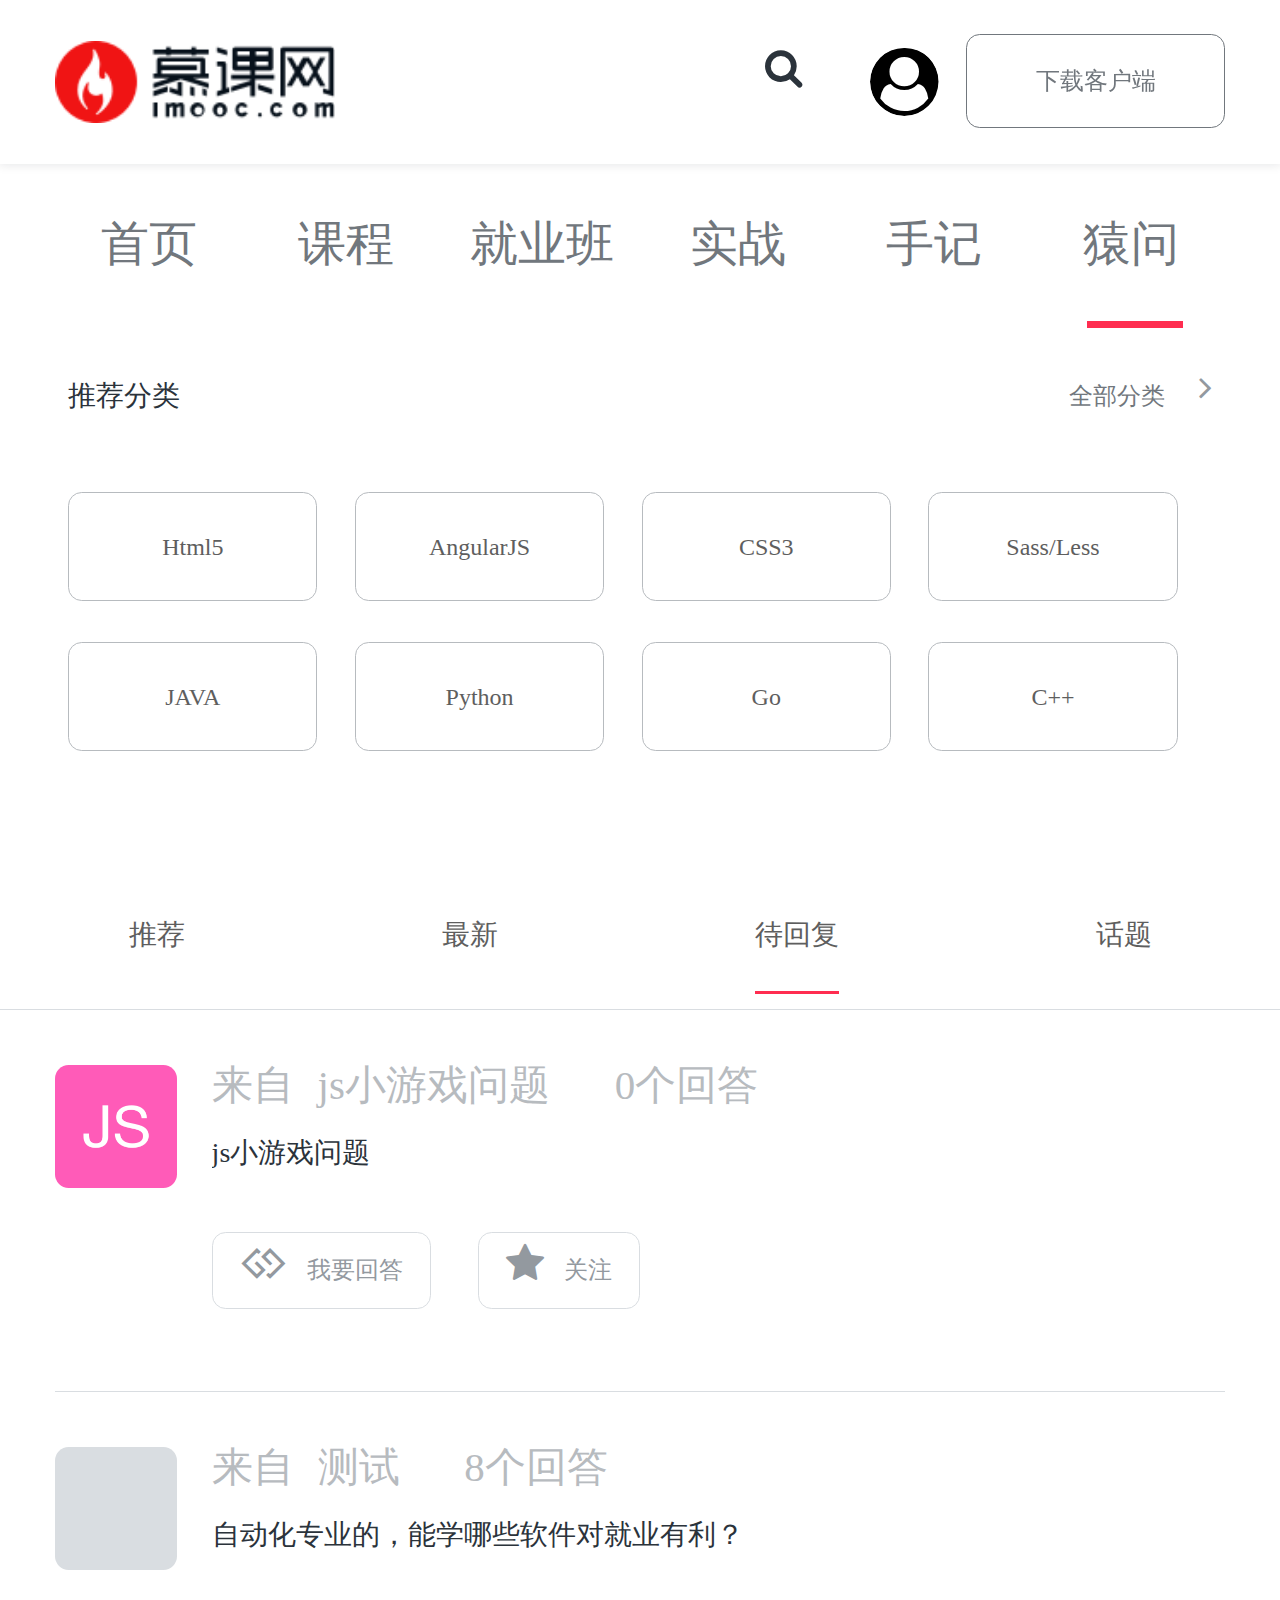
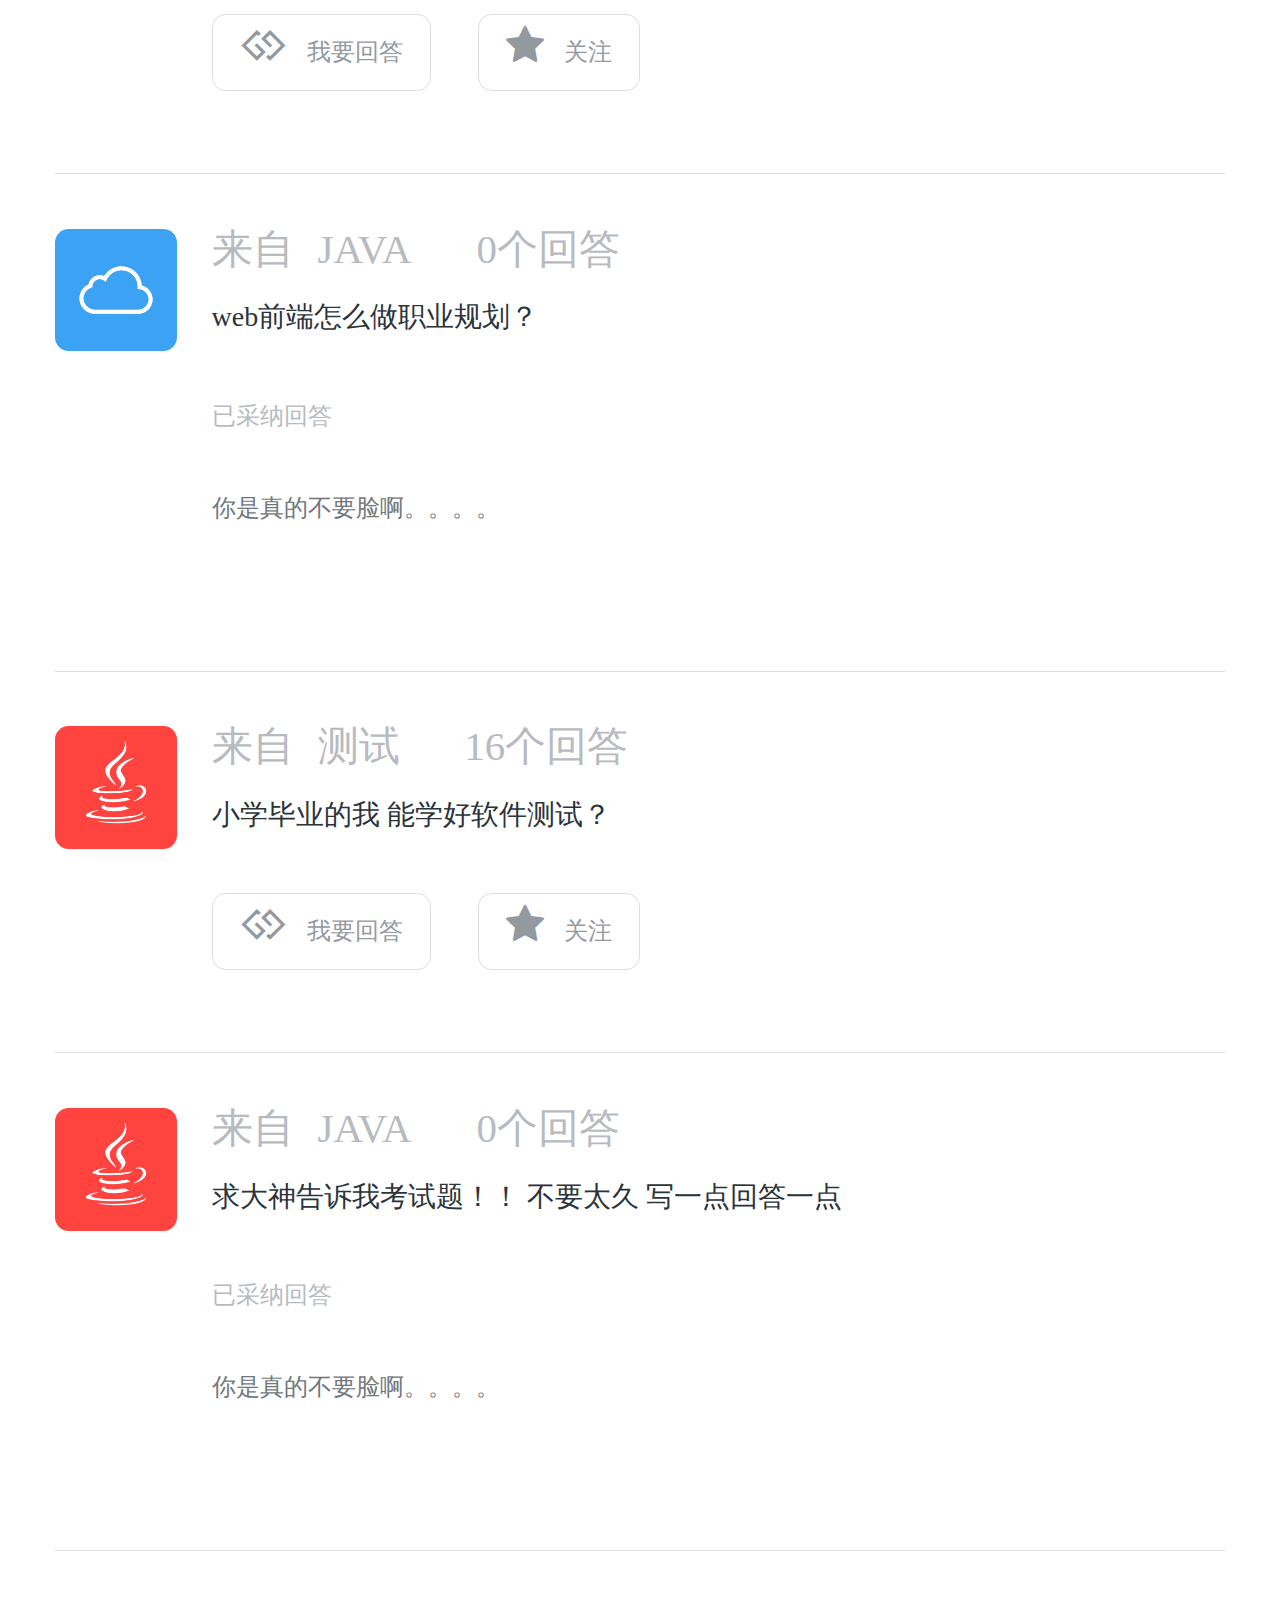
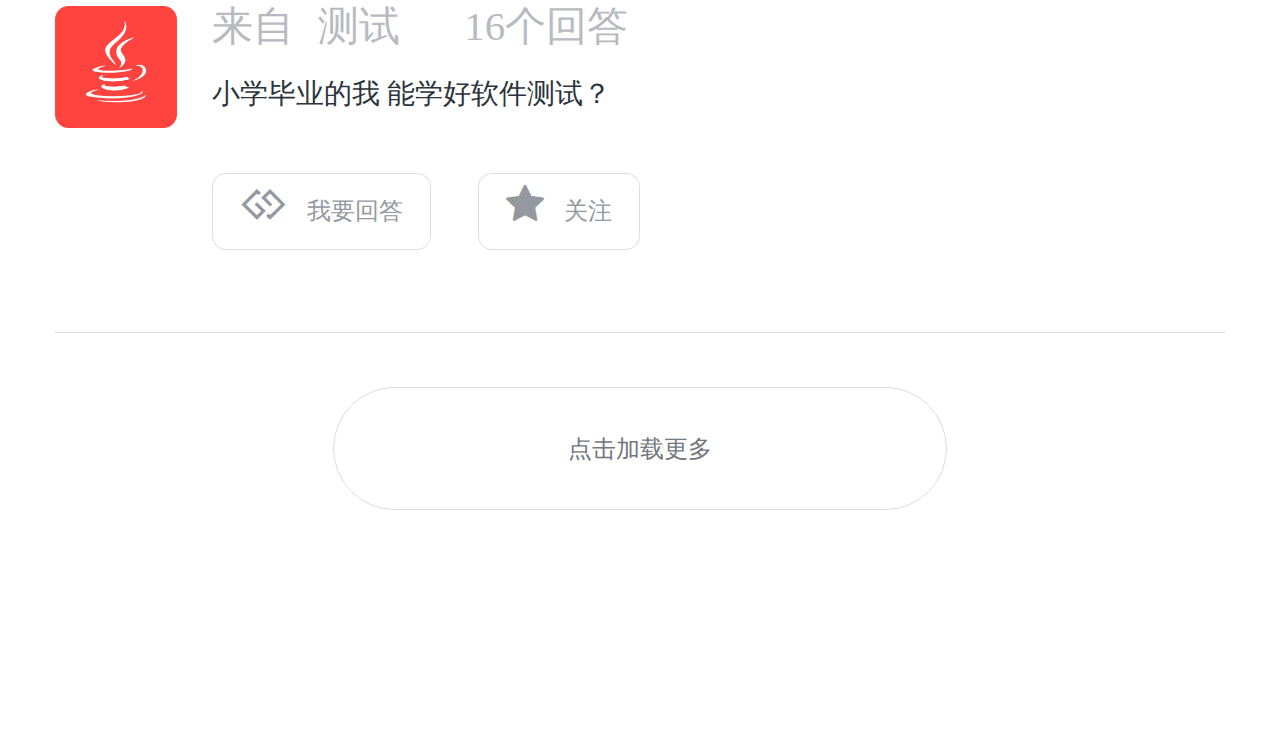
<file: daihuifu.html>
<!DOCTYPE html>
<html>
	<head>
		<meta charset="utf-8" />
		<!-- <meta name="viewport" content="width=device-width, initial-scale=1"> -->
		<link rel="stylesheet" type="text/css" href="css/common.css" />
		<link rel="stylesheet" type="text/css" href="css/swiper.css" />
		<link rel="stylesheet" type="text/css" href="css/yuanwen.css" />
		<link rel="stylesheet" type="text/css" href="css/font-awesome.min.css" />
		<script src="js/rem.js" type="text/javascript" charset="utf-8"></script>
		<script src="js/swiper.js" type="text/javascript" charset="utf-8"></script>
		<script src="js/jquery.min.js" type="text/javascript" charset="utf-8"></script>
		<script src="js/daihuifuList.js" type="text/javascript" charset="utf-8"></script>
		<title>慕课网猿问-待回复</title>
	</head>
	<body>
		<div class="box">
			<div class="header">
				<div class="header-center clearfix">
					<a href="javascript:;" class="logo fl">
						<img src="img/下载.png">
					</a>
					<a href="javascript:;" class="app-load fr">
						<span>下载客户端</span>
					</a>
					<a href="javascript:;" class="user fr">
						<i class="fa fa-user-circle"></i>
					</a>
					<i class="fa fa-search header-search fr" aria-hidden="true" id="header-search"></i>
					<form class="search-box" style="display: none;">
						<div class="search-input">
							<input type="text" placeholder="请输入搜索关键词" />
							<div class="search-btn fr">
								<i class="fa fa-search fr header-search" aria-hidden="true"></i>
							</div>
						</div>
						<a href="javascript:;" class="quxiao fr">取消</a>
					</form>
				</div>
			</div>
			<div class="search-record" style="display: none;">
				<div class="search-hot-box">
					<p class="search-tit">热门搜索</p>
					<dl class="clearfix">
						<dd><a href="javascript:;">java</a></dd>
						<dd><a href="javascript:;">phython</a></dd>
						<dd><a href="javascript:;">vue</a></dd>
						<dd><a href="javascript:;">spring</a></dd>
						<dd><a href="javascript:;">小程序</a></dd>
						<dd><a href="javascript:;">Linux</a></dd>
						<dd><a href="javascript:;">react</a></dd>
						<dd><a href="javascript:;">mysql</a></dd>
						<dd><a href="javascript:;">微信小程序</a></dd>
					</dl>
				</div>
				<a href="javascript:;" class="search-type">查看课程分类</a>
			</div>
			<div class="wraper">
				<div class="container">
					<div class="header-menu">
						<ul class="clearfix">
							<li>
								<a href="index.html">首页</a>
								<!-- <div class="line"></div> -->
							</li>
							<li>
								<a href="kecheng.html?articleId=1">课程</a>
							</li>
							<li>
								<a href="jiuyeban.html">就业班</a>
								
							</li>
							<li>
								<a href="shizhan.html">实战</a>
							</li>
							<li>
								<a href="shouji.html">手记</a>
							</li>
							<li>
								<a href="yuanwen.html" class="cur">猿问</a>
								<div class="line"></div>
							</li>
						</ul>
					</div>
					<!-- 推荐分类 -->
					<div class="wenda-wrap">
						<div class="fixed-wrap">
							<div class="cbk-block">
								<div class="tuijian">
									<div class="tuijian-title clearfix">
										<span class="fl">推荐分类</span>
										<i class="fa fa-angle-right jiantou fr"></i>
										<a href="javascript:;" class="fr more">全部分类</a>
									</div>
									<div class="tuijan-list clearfix">
										<li class="ct1 fl"><a href="javascript:;">Html5</a></li>
										<li class="ct1 fl"><a href="javascript:;">AngularJS</a></li>
										<li class="ct1 fl"><a href="javascript:;">CSS3</a></li>
										<li class="ct1 fl"><a href="javascript:;">Sass/Less</a></li>
										<li class="ct1 fl"><a href="javascript:;">JAVA</a></li>
										<li class="ct1 fl"><a href="javascript:;">Python</a></li>
										<li class="ct1 fl"><a href="javascript:;">Go</a></li>
										<li class="ct1 fl"><a href="javascript:;">C++</a></li>
									</div>
								</div>
							</div>
							<div class="list-nav">
								<div class="nav-block">
									<a href="yuanwen.html"><span>推荐</span></a>
								</div>
								<div class="nav-block">
									<a href="new.html"><span>最新</span></a>
								</div>
								<div class="nav-block active-nav">
									<a href="daihuifu.html"><span>待回复</span></a>
								</div>
								<div class="nav-block">
									<a href="huati.html"><span>话题</span></a>
								</div>
							</div>
						</div>
						<div class="list-wrap">
							<ul class="list-w" id="articlelist">
								<!-- 动态添加的内容 -->
							</ul>
							<!-- 模板 -->
							<div id="itemHtml" style="display: none;">
								<li class="wd-block clearfix" articleFl="$articleFl$" articleId="$articleId$">
									<a href="javascript:;">
										<div class="left-block fl" style="background-image:url(imgs/09.jpg);"></div>
									</a>
									<div class="right-block fl $articleClass$">
										<p class="r-c-txt">
											<span>$articleLz$</span>
											<span class="r-c-from">$articleFrom$</span>
											<span>$articleAwn$</span>
										</p>
										<div class="r-c-content">$articleContent$</div>
										<p class="rs-tip">$articleTip$</p>
										<div class="rs-answer">$articleAnswer$</div>
										<div class="btns">
											<a href="javascript:;" class="huida">
												<i class="fa fa-gg" aria-hidden="true" ></i>
												<span>$articleFa$</span>
											</a>
											<a href="javascript:;" class="hudong">
												<i class="fa fa-star" aria-hidden="true"></i>
												<span class="gz-txt">$articleTxt$</span>
											</a>
										</div>
									</div>	
								</li>
							</div>
							<!-- 模板结束 -->
							<div class="more-block">
								<a href="javascript:;">
									点击加载更多
								</a>
							</div>
						</div>
					</div>
				</div>
			</div>
		</div>
		<script src="js/new.js" type="text/javascript" charset="utf-8"></script>
		<script src="js/toubu.js" type="text/javascript" charset="utf-8"></script>
	</body>
</html>
</file>
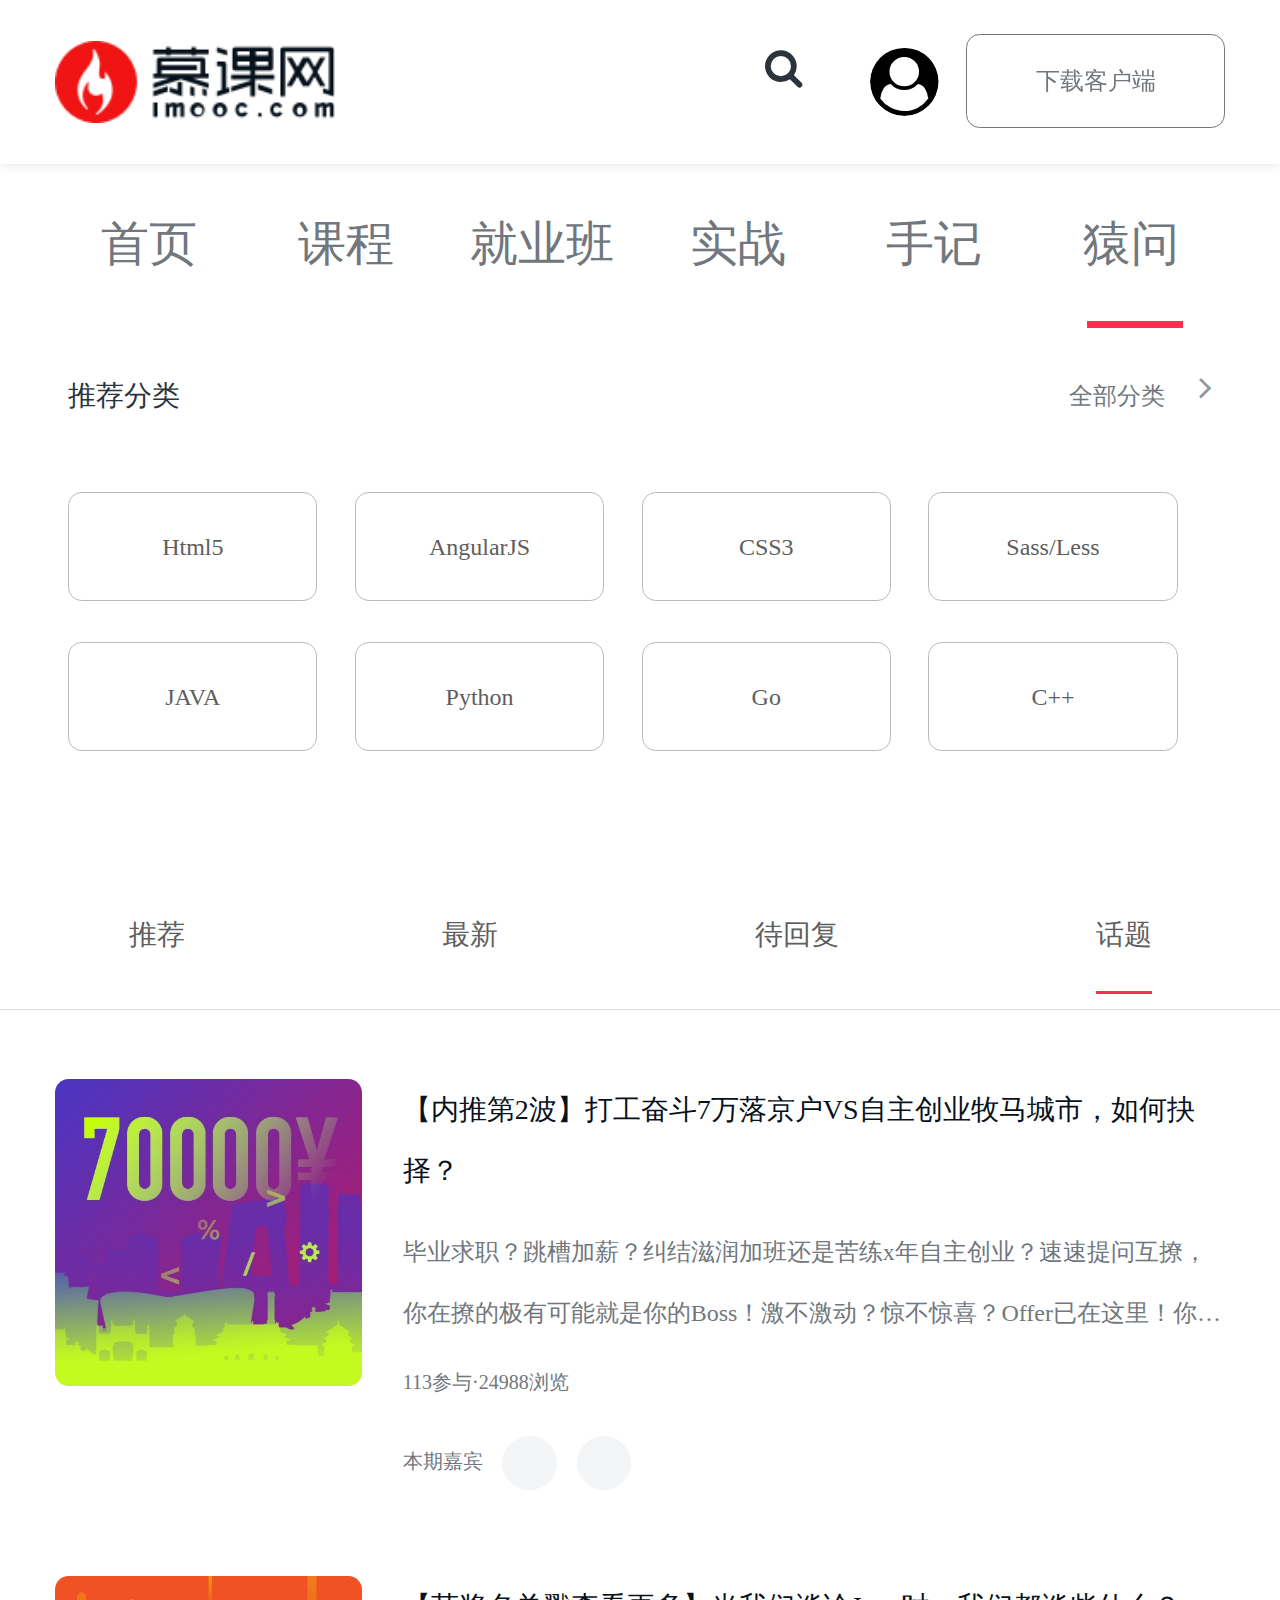
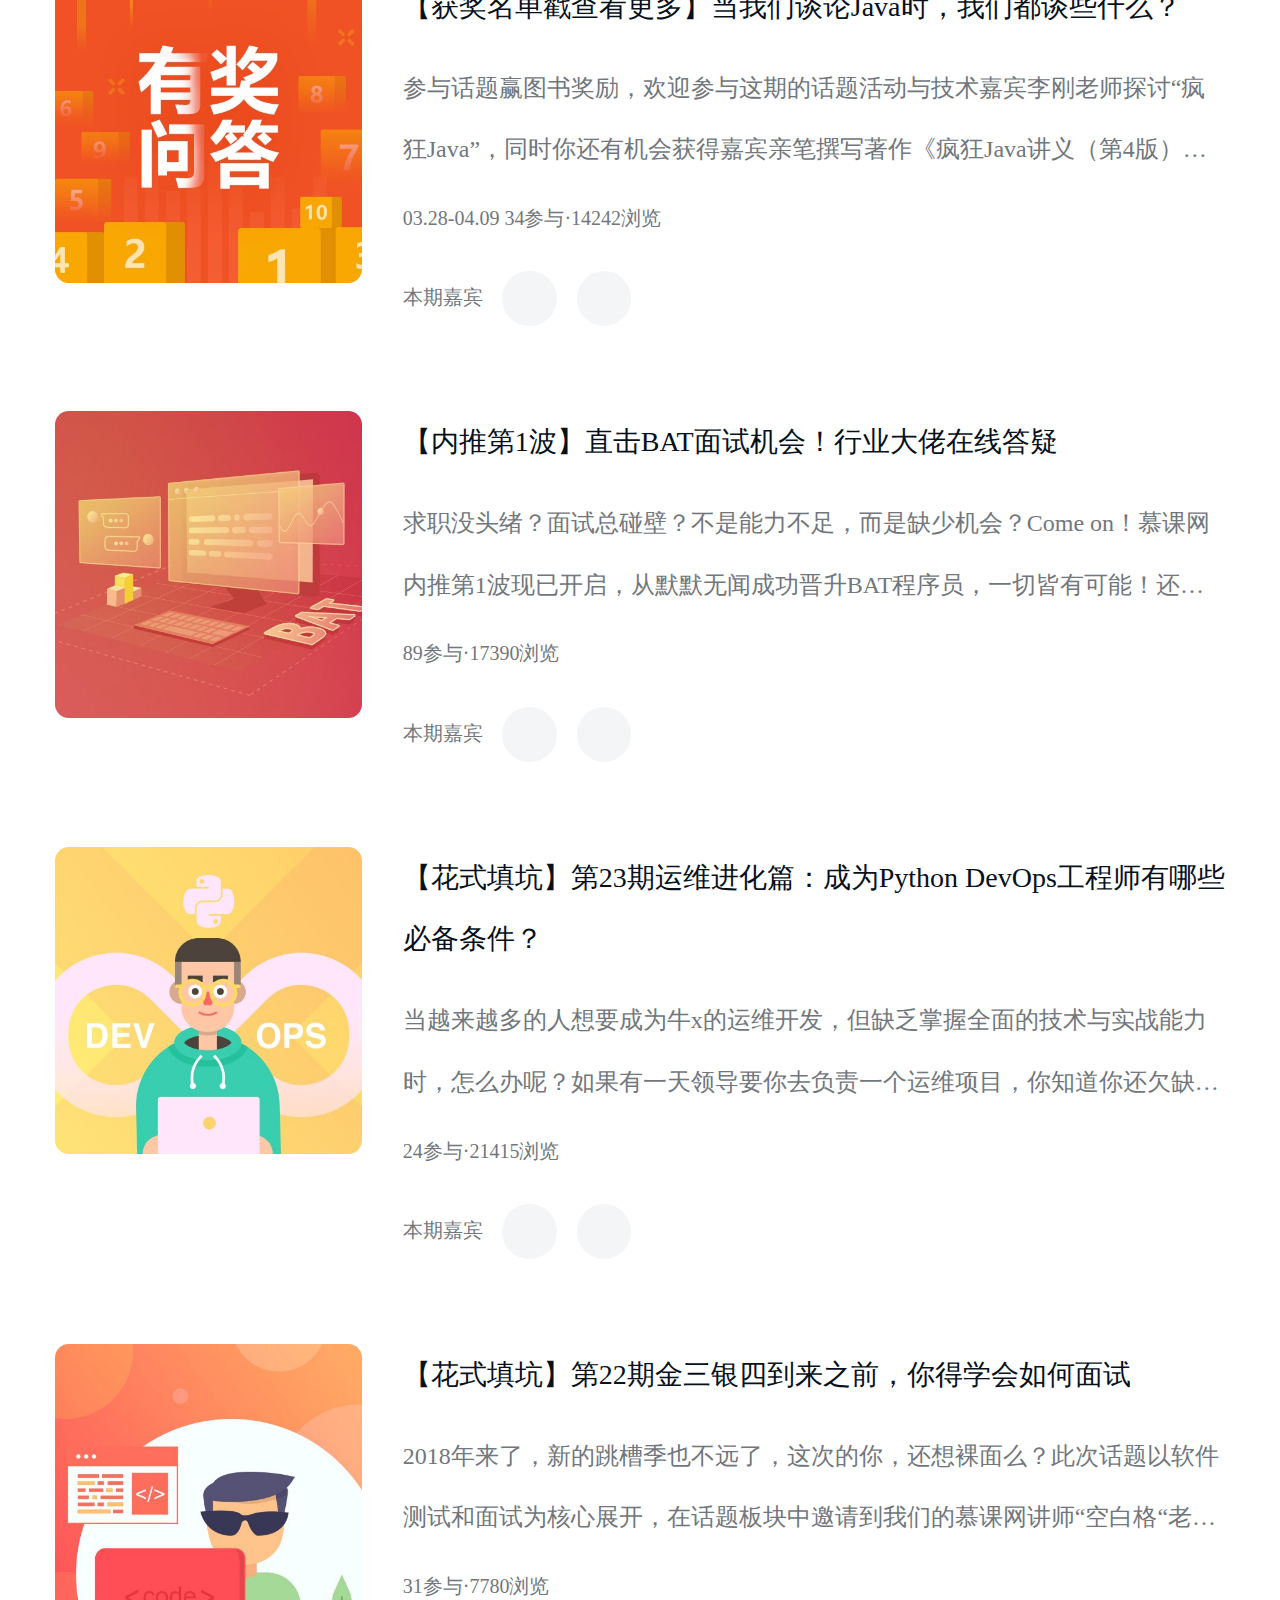
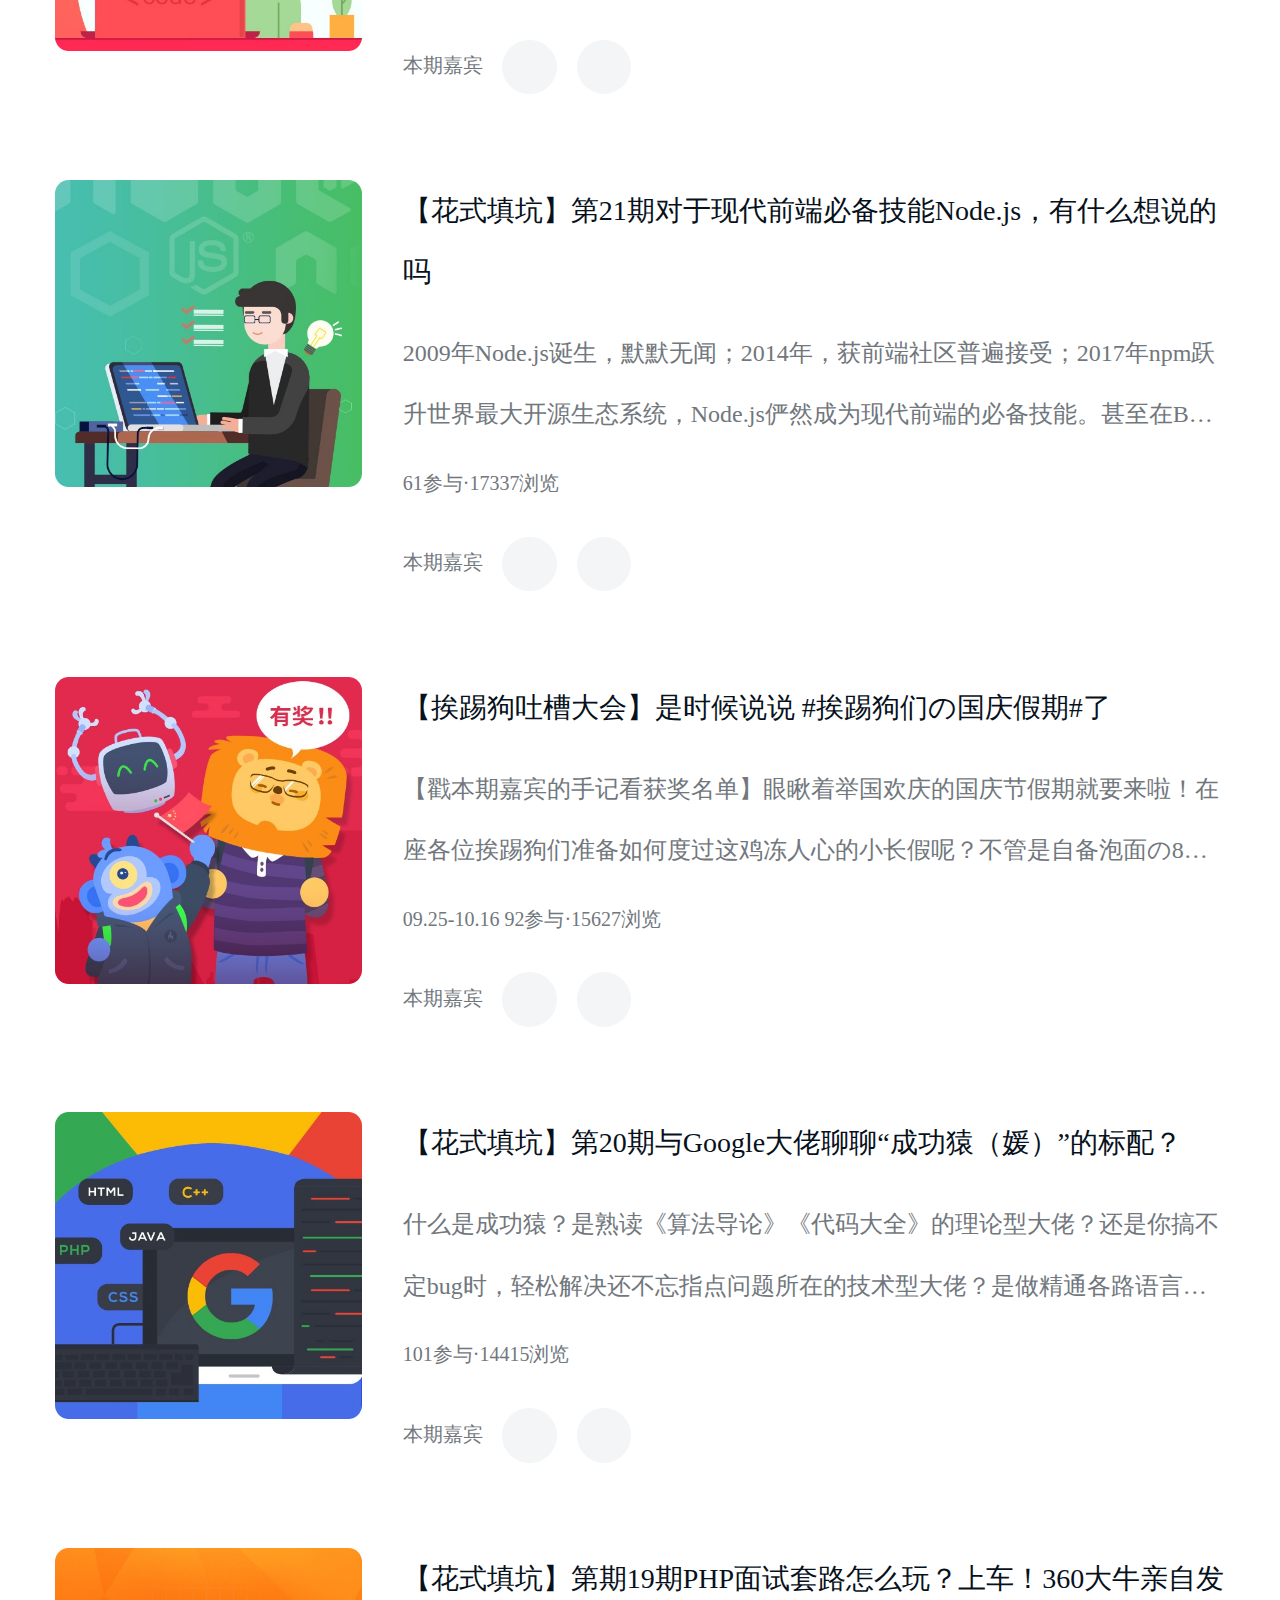
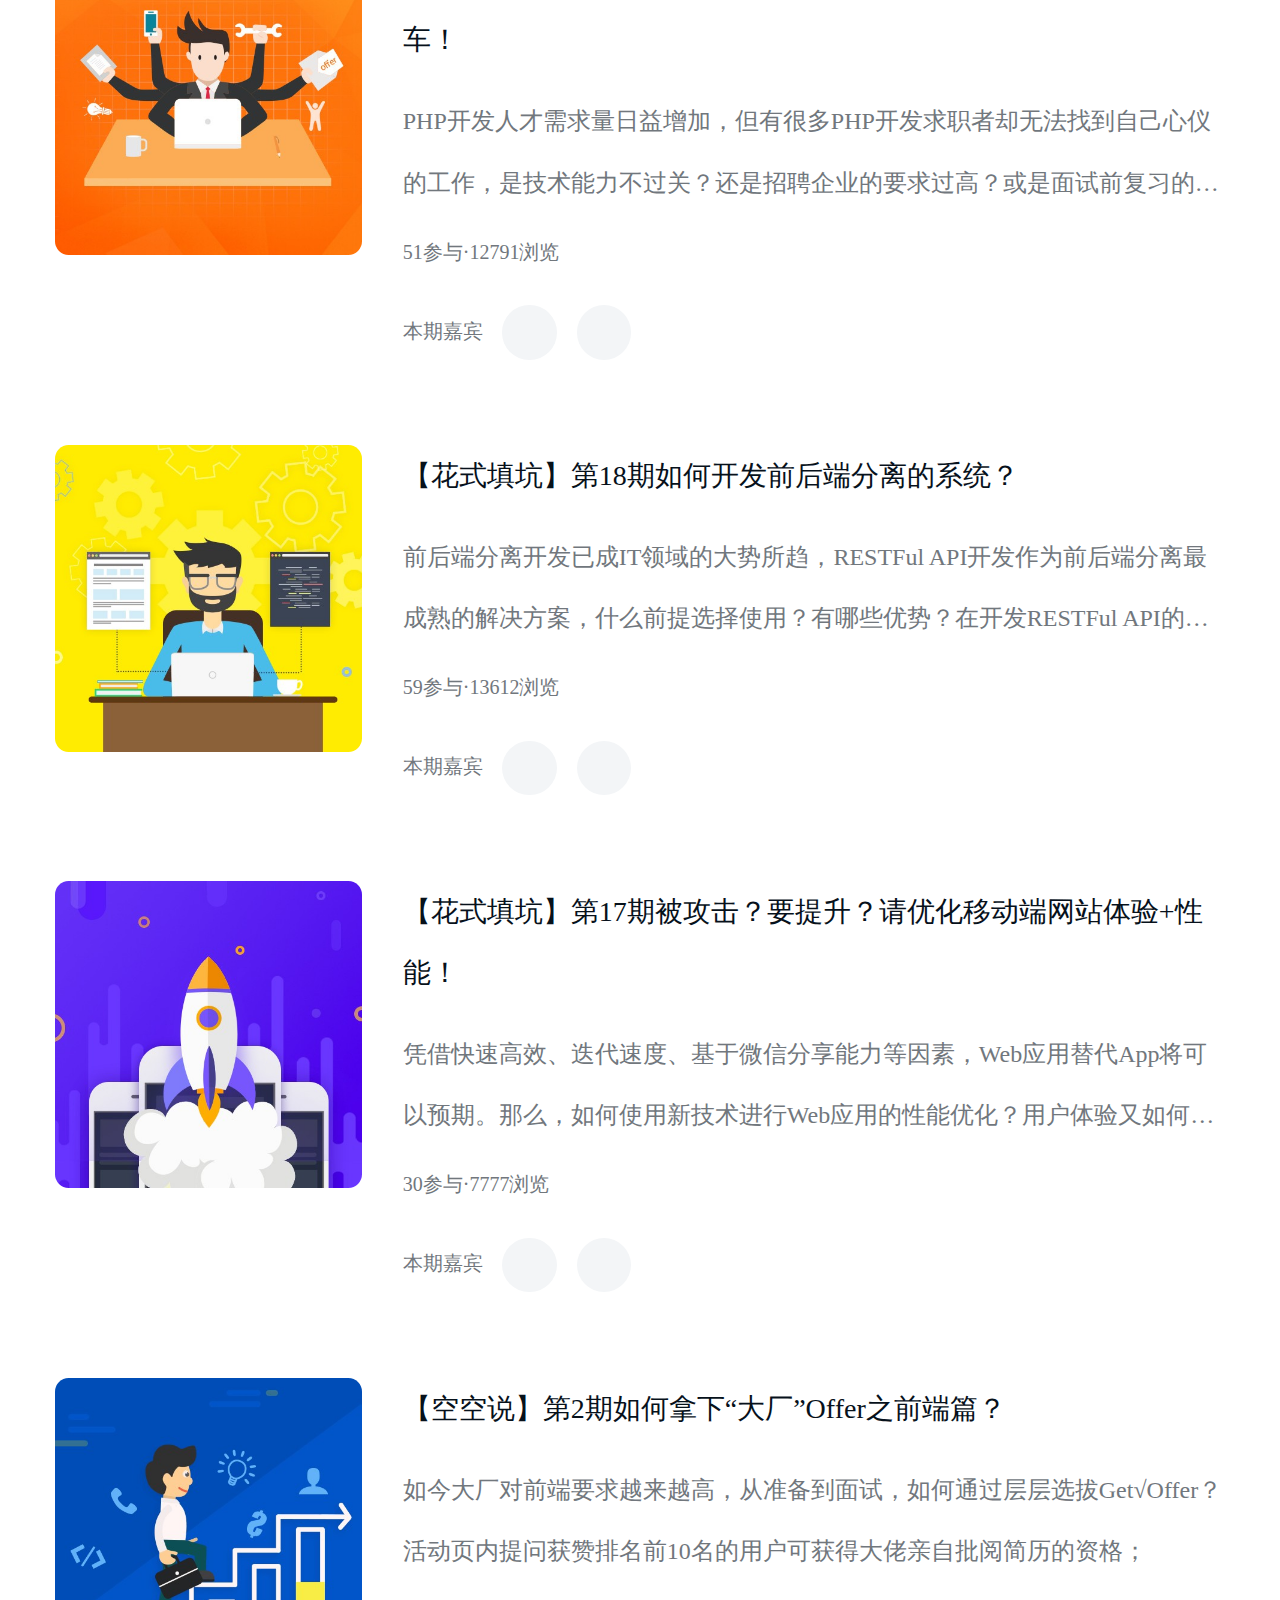
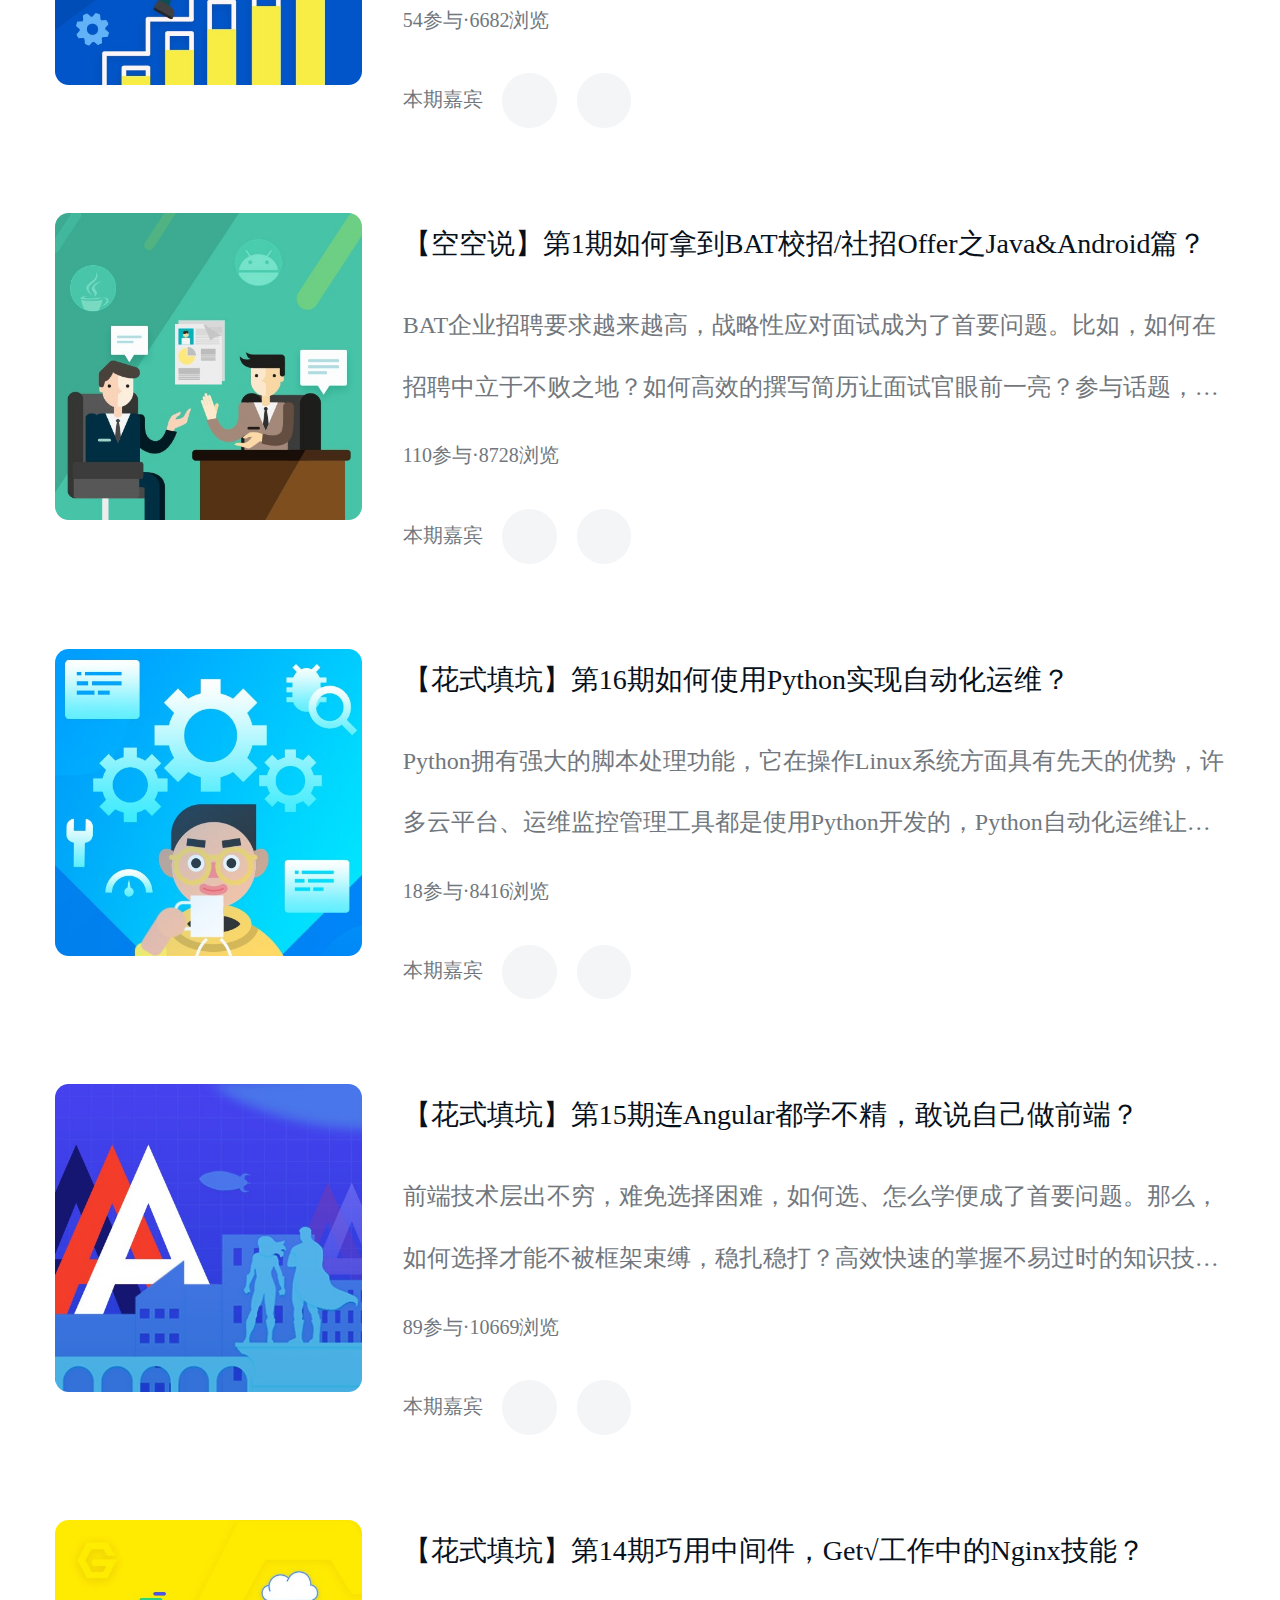
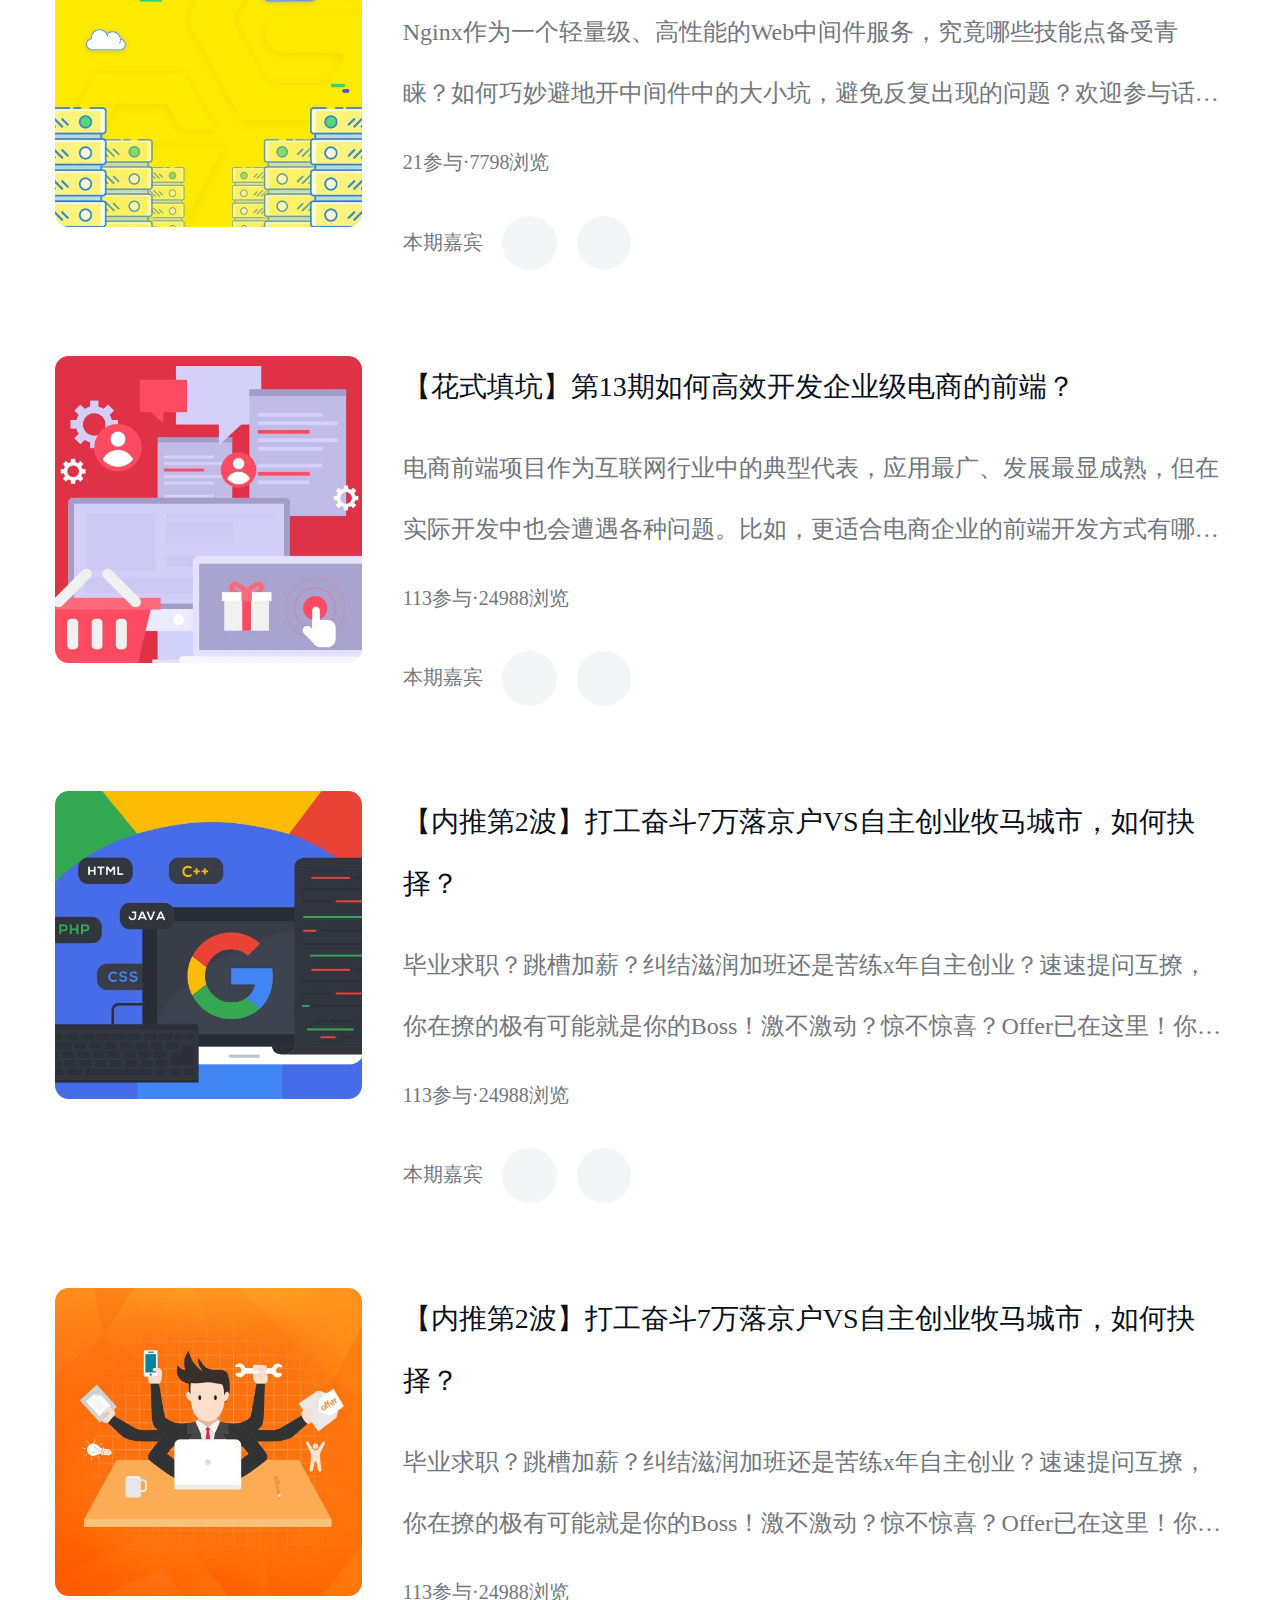
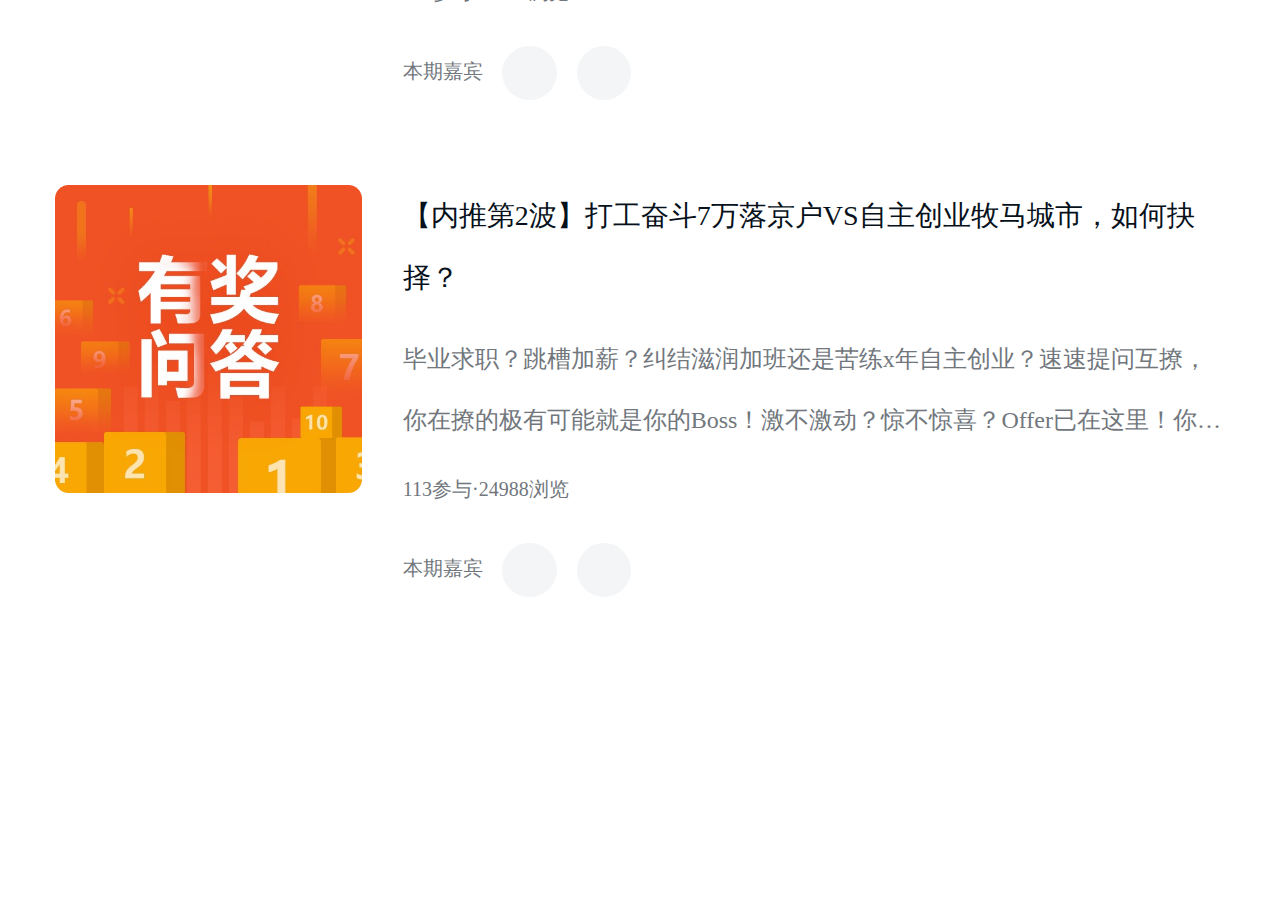
<file: huati.html>
<!DOCTYPE html>
<html>
	<head>
		<meta charset="utf-8" />
		<!-- <meta name="viewport" content="width=device-width, initial-scale=1"> -->
		<link rel="stylesheet" type="text/css" href="css/common.css" />
		<link rel="stylesheet" type="text/css" href="css/swiper.css" />
		<link rel="stylesheet" type="text/css" href="css/yuanwen.css" />
		<link rel="stylesheet" type="text/css" href="css/font-awesome.min.css" />
		<script src="js/rem.js" type="text/javascript" charset="utf-8"></script>
		<script src="js/swiper.js" type="text/javascript" charset="utf-8"></script>
		<script src="js/jquery.min.js" type="text/javascript" charset="utf-8"></script>
		<script src="js/huatiLIst.js" type="text/javascript" charset="utf-8"></script>
		<title>慕课网猿问-话题</title>
	</head>
	<body>
		<div class="box">
			<div class="header">
				<div class="header-center clearfix">
					<a href="javascript:;" class="logo fl">
						<img src="img/下载.png">
					</a>
					<a href="javascript:;" class="app-load fr">
						<span>下载客户端</span>
					</a>
					<a href="javascript:;" class="user fr">
						<i class="fa fa-user-circle"></i>
					</a>
					<i class="fa fa-search header-search fr" aria-hidden="true" id="header-search"></i>
					<form class="search-box" style="display: none;">
						<div class="search-input">
							<input type="text" placeholder="请输入搜索关键词" />
							<div class="search-btn fr">
								<i class="fa fa-search fr header-search" aria-hidden="true"></i>
							</div>
						</div>
						<a href="javascript:;" class="quxiao fr">取消</a>
					</form>
				</div>
			</div>
			<div class="search-record" style="display: none;">
				<div class="search-hot-box">
					<p class="search-tit">热门搜索</p>
					<dl class="clearfix">
						<dd><a href="javascript:;">java</a></dd>
						<dd><a href="javascript:;">phython</a></dd>
						<dd><a href="javascript:;">vue</a></dd>
						<dd><a href="javascript:;">spring</a></dd>
						<dd><a href="javascript:;">小程序</a></dd>
						<dd><a href="javascript:;">Linux</a></dd>
						<dd><a href="javascript:;">react</a></dd>
						<dd><a href="javascript:;">mysql</a></dd>
						<dd><a href="javascript:;">微信小程序</a></dd>
					</dl>
				</div>
				<a href="javascript:;" class="search-type">查看课程分类</a>
			</div>
			<div class="wraper">
				<div class="container">
					<div class="header-menu">
						<ul class="clearfix">
							<li>
								<a href="index.html">首页</a>
								<!-- <div class="line"></div> -->
							</li>
							<li>
								<a href="kecheng.html?articleId=1">课程</a>
							</li>
							<li>
								<a href="jiuyeban.html">就业班</a>
								
							</li>
							<li>
								<a href="shizhan.html">实战</a>
							</li>
							<li>
								<a href="shouji.html">手记</a>
							</li>
							<li>
								<a href="yuanwen.html" class="cur">猿问</a>
								<div class="line"></div>
							</li>
						</ul>
					</div>
					<!-- 推荐分类 -->
					<div class="wenda-wrap">
						<div class="fixed-wrap">
							<div class="cbk-block">
								<div class="tuijian">
									<div class="tuijian-title clearfix">
										<span class="fl">推荐分类</span>
										<i class="fa fa-angle-right jiantou fr"></i>
										<a href="javascript:;" class="fr more">全部分类</a>
									</div>
									<div class="tuijan-list clearfix">
										<li class="ct1 fl"><a href="javascript:;">Html5</a></li>
										<li class="ct1 fl"><a href="javascript:;">AngularJS</a></li>
										<li class="ct1 fl"><a href="javascript:;">CSS3</a></li>
										<li class="ct1 fl"><a href="javascript:;">Sass/Less</a></li>
										<li class="ct1 fl"><a href="javascript:;">JAVA</a></li>
										<li class="ct1 fl"><a href="javascript:;">Python</a></li>
										<li class="ct1 fl"><a href="javascript:;">Go</a></li>
										<li class="ct1 fl"><a href="javascript:;">C++</a></li>
									</div>
								</div>
							</div>
							<div class="list-nav">
								<div class="nav-block">
									<a href="yuanwen.html"><span>推荐</span></a>
								</div>
								<div class="nav-block">
									<a href="new.html"><span>最新</span></a>
								</div>
								<div class="nav-block">
									<a href="daihuifu.html"><span>待回复</span></a>
								</div>
								<div class="nav-block active-nav">
									<a href="huati.html"><span>话题</span></a>
								</div>
							</div>
						</div>
						<div class="list-wrap">
							<ul class="issue-list" id="articlelist">
								<!-- 动态添加的内容 -->
								
							</ul>
							<!-- 模板 -->
							<div id="itemHtml" style="display: none;">
								<li class="il-block">
									<a href="javascript:;">
										<div class="il-img" style="background-image: url(imgs/a1.jpg)"></div>
										<div class="il-right">
											<p class="il-title">$rticleTitle$</p>
											<p class="il-content">$articleContent$</p>
											<div class="il-date">
												<span class="il-num-p">$articleNum$</span>
											</div>
											<div class="il-curr-menber">
												<span class="il-curr-txt">$articleTxt$</span>
												<span class="il-c-m"></span>
												<span class="il-c-m"></span>
											</div>
										</div>
									</a>
								</li>
							</div>
							<!-- 模板结束 -->
						</div>
					</div>
				</div>
			</div>
		</div>
		<script src="js/huati.js" type="text/javascript" charset="utf-8"></script>
		<script src="js/toubu.js" type="text/javascript" charset="utf-8"></script>
	</body>
</html>
</file>
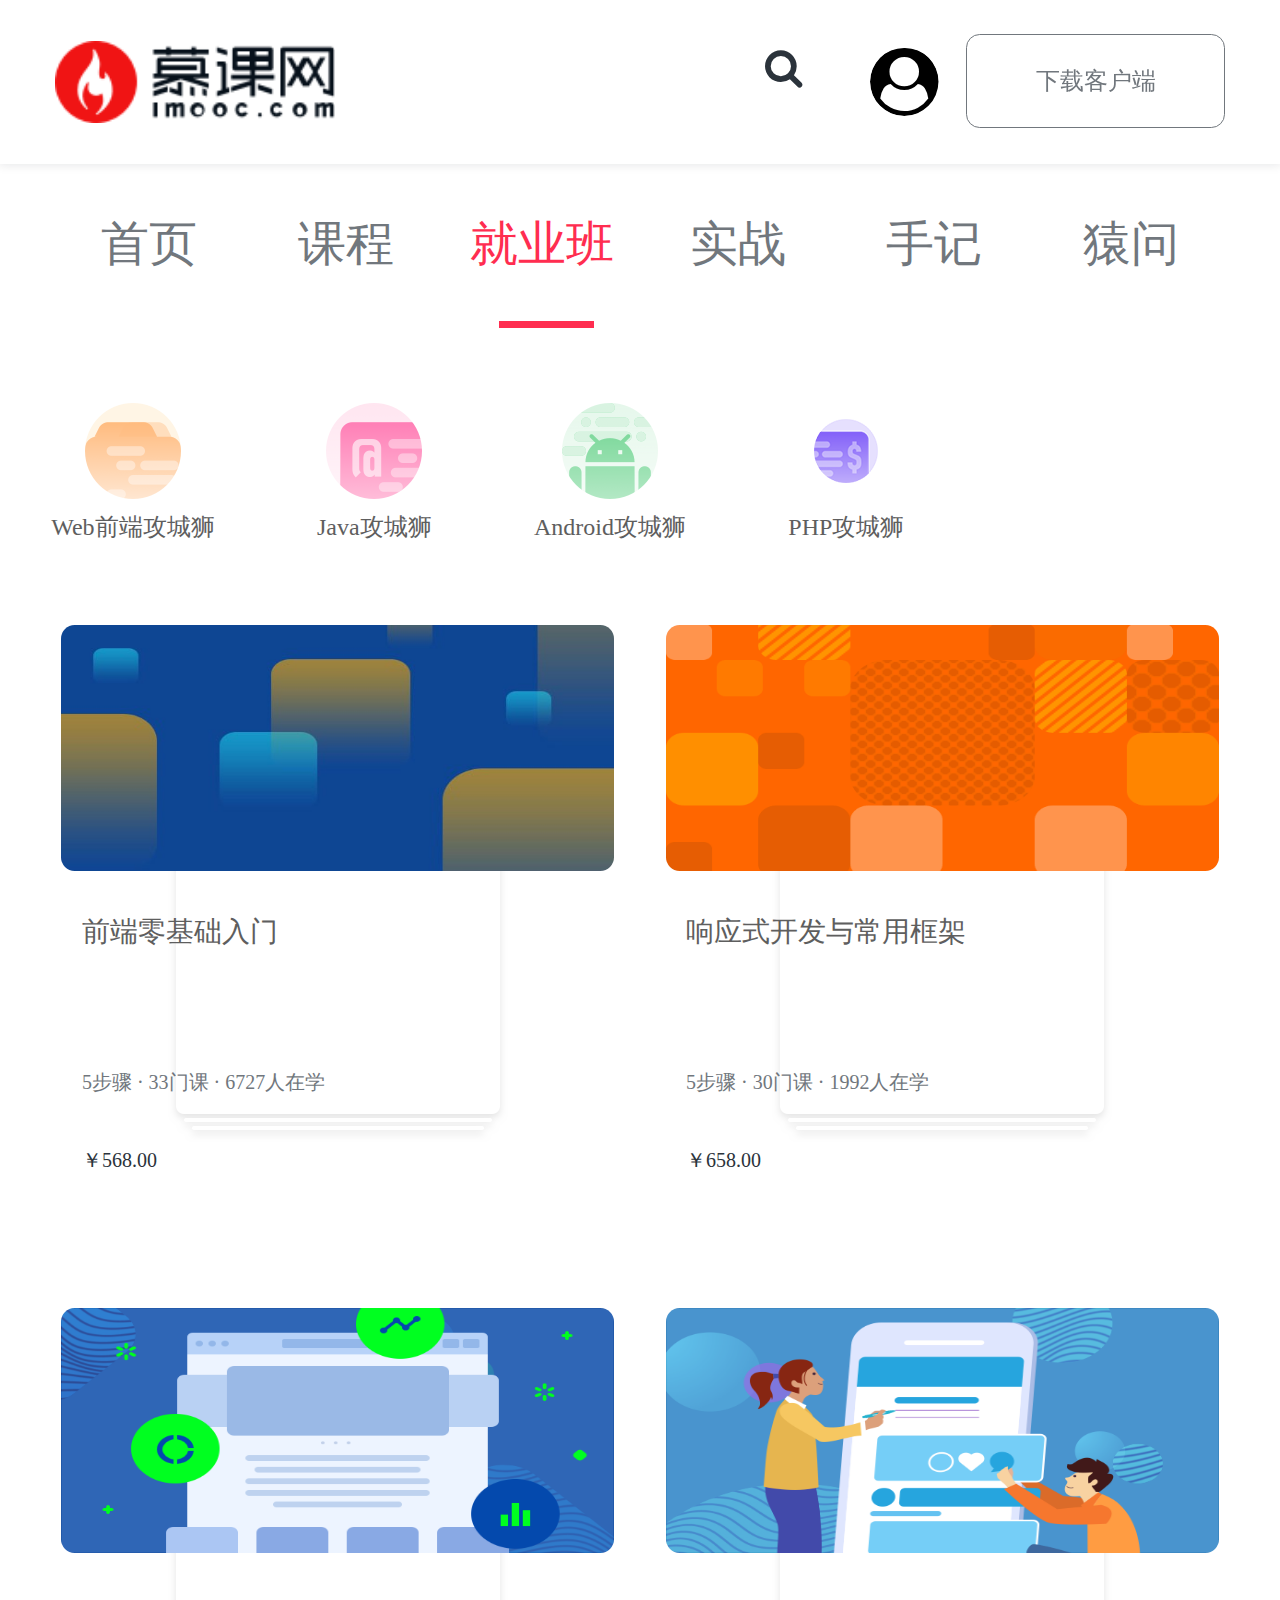
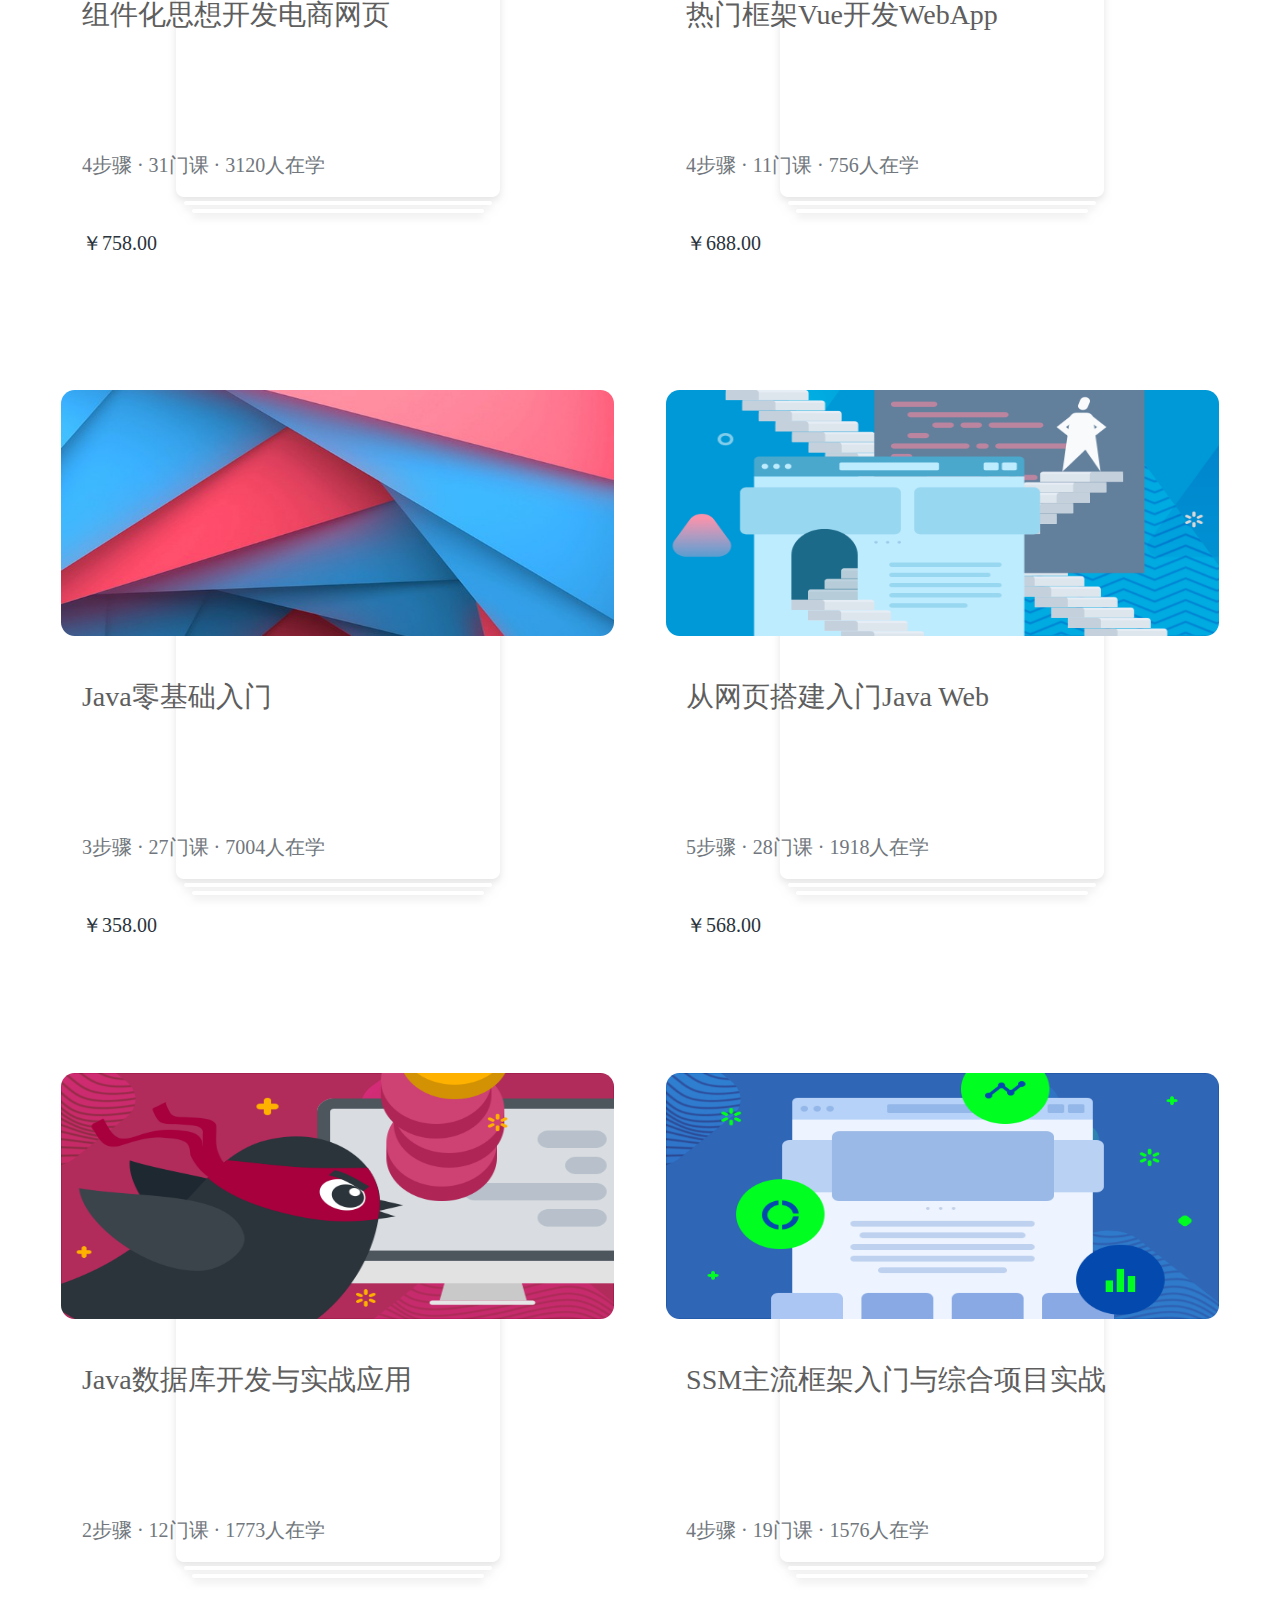
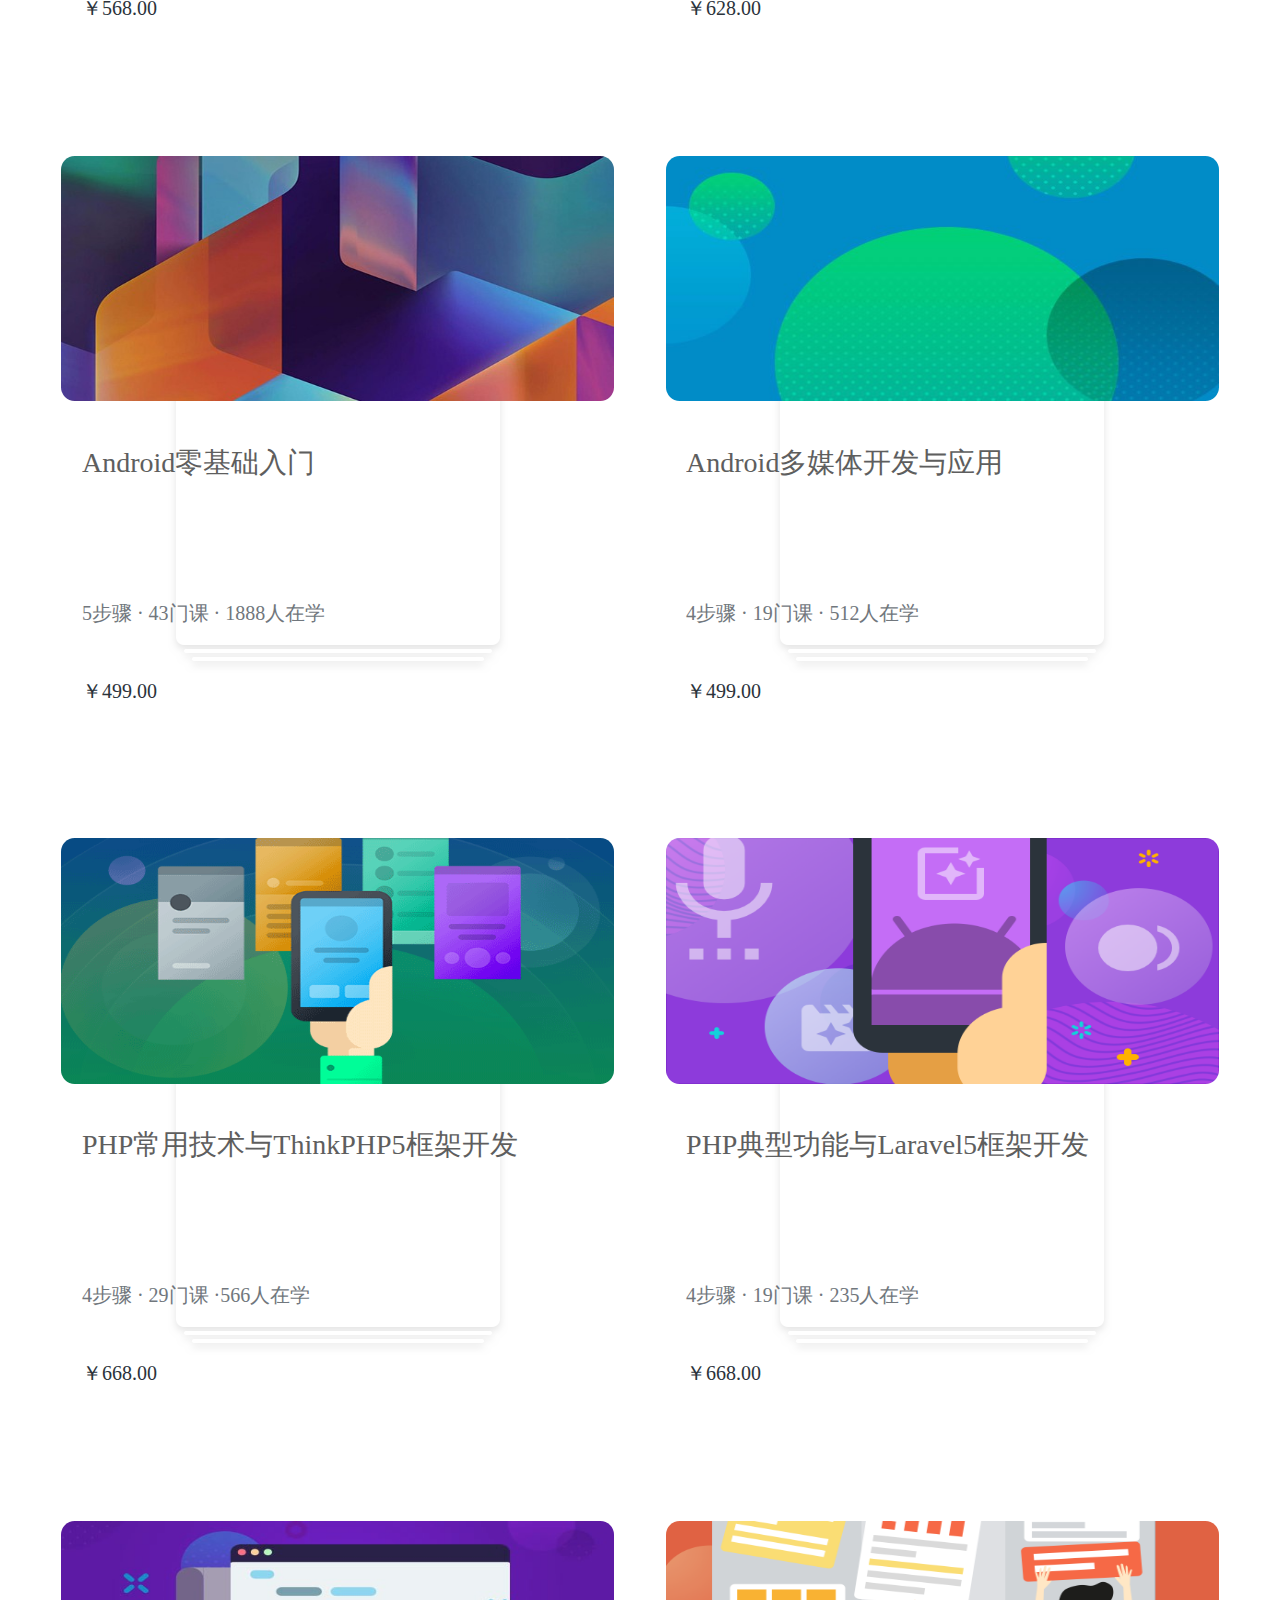
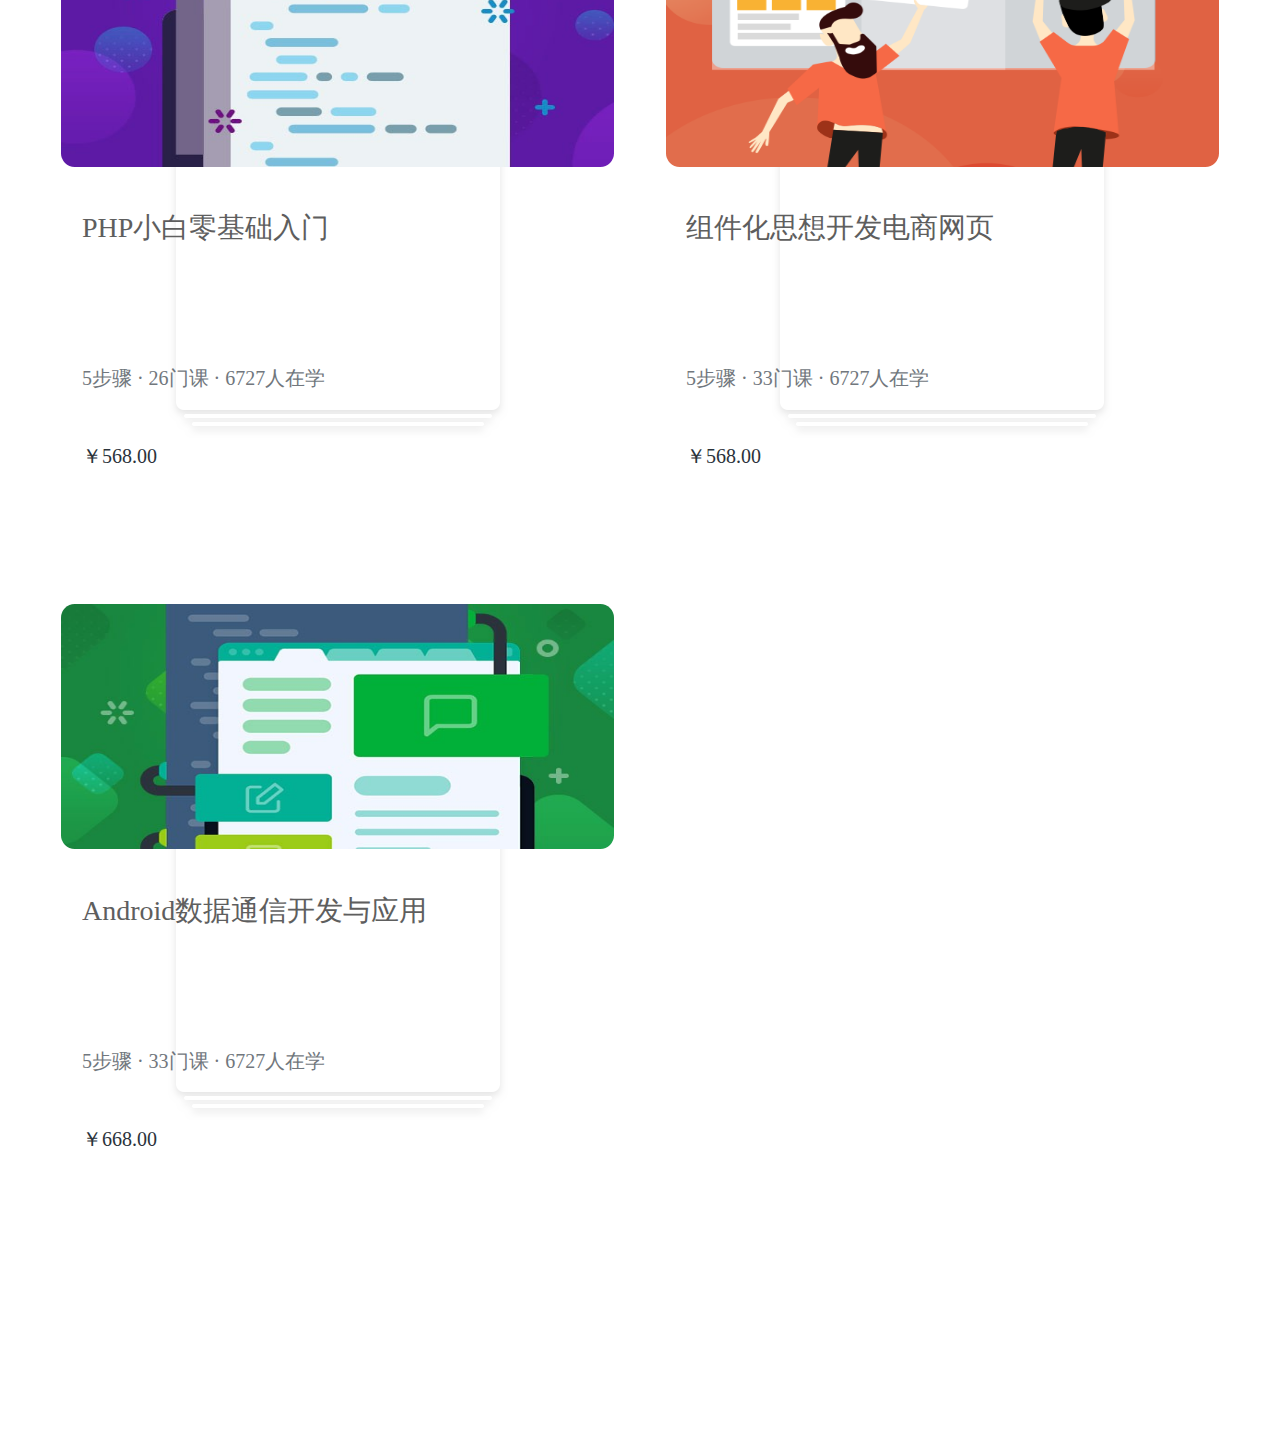
<file: jiuyeban.html>
<!DOCTYPE html>
<html>
	<head>
		<meta charset="utf-8" />
		<!-- <meta name="viewport" content="width=device-width, initial-scale=1"> -->
		<link rel="stylesheet" type="text/css" href="css/common.css" />
		<link rel="stylesheet" type="text/css" href="css/swiper.css" />
		<link rel="stylesheet" type="text/css" href="css/jiuyeban.css" />
		<link rel="stylesheet" type="text/css" href="css/font-awesome.min.css" />
		<script src="js/rem.js" type="text/javascript" charset="utf-8"></script>
		<script src="js/swiper.js" type="text/javascript" charset="utf-8"></script>
		<script src="js/jquery.min.js" type="text/javascript" charset="utf-8"></script>
		<script src="js/list.js" type="text/javascript" charset="utf-8"></script>
		<title>编程学习路线_开发学习路径-慕课网就业班</title>
	</head>
	<body>
		<div class="box">
			<div class="header">
				<div class="header-center clearfix">
					<a href="javascript:;" class="logo fl">
						<img src="img/下载.png">
					</a>
					<a href="javascript:;" class="app-load fr">
						<span>下载客户端</span>
					</a>
					<a href="javascript:;" class="user fr">
						<i class="fa fa-user-circle"></i>
					</a>
					<i class="fa fa-search header-search fr" aria-hidden="true" id="header-search"></i>
					<form class="search-box" style="display: none;">
						<div class="search-input">
							<input type="text" placeholder="请输入搜索关键词" />
							<div class="search-btn fr">
								<i class="fa fa-search fr header-search" aria-hidden="true"></i>
							</div>
						</div>
						<a href="javascript:;" class="quxiao fr">取消</a>
					</form>
				</div>
			</div>
			<div class="search-record" style="display: none;">
				<div class="search-hot-box">
					<p class="search-tit">热门搜索</p>
					<dl class="clearfix">
						<dd><a href="javascript:;">java</a></dd>
						<dd><a href="javascript:;">phython</a></dd>
						<dd><a href="javascript:;">vue</a></dd>
						<dd><a href="javascript:;">spring</a></dd>
						<dd><a href="javascript:;">小程序</a></dd>
						<dd><a href="javascript:;">Linux</a></dd>
						<dd><a href="javascript:;">react</a></dd>
						<dd><a href="javascript:;">mysql</a></dd>
						<dd><a href="javascript:;">微信小程序</a></dd>
					</dl>
				</div>
				<a href="javascript:;" class="search-type">查看课程分类</a>
			</div>
			<div class="wraper">
				<div class="container">
					<div class="header-menu">
						<ul class="clearfix">
							<li>
								<a href="index.html">首页</a>
								<!-- <div class="line"></div> -->
							</li>
							<li>
								<a href="kecheng.html?articleId=1">课程</a>
							</li>
							<li class="cur">
								<a href="javascript:;">就业班</a>
								<div class="line"></div>
							</li>
							<li>
								<a href="shizhan.html">实战</a>
							</li>
							<li>
								<a href="shouji.html">手记</a>
							</li>
							<li>
								<a href="yuanwen.html">猿问</a>
							</li>
						</ul>
					</div>
					<div class="page-index">
						<nav>
							<dl class="nav-list clearfix">
								<dd>
									<a href="javasctipt:;">
										<i class="i-web"></i>
										<p>Web前端攻城狮</p>
									</a>
								</dd>
								<dd>
									<a href="javasctipt:;">
										<i class="i-java"></i>
										<p>Java攻城狮</p>
									</a>
								</dd>
								<dd>
									<a href="javasctipt:;">
										<i class="i-andriod"></i>
										<p>Android攻城狮</p>
									</a>
								</dd>
								<dd>
									<a href="javasctipt:;">
										<i class="i-php"></i>
										<p>PHP攻城狮</p>
									</a>
								</dd>
							</dl>
						</nav>
						<div class="course-list">
							<ul  class="clearfix" id="articlelist">
								<!-- <li>
									<a href="javascript:;">
										<div class="course-img">
											<img src="img/01.jpg" >
										</div>
										<div class="course-tit">
											<h3 class="course-title">前端零基础入门</h3>
											<div class="course-info">5步骤 · 33门课 · 6727人在学</div>
											<p class="now-price">￥568.00</p>
										</div>
									</a>
								</li> -->
							</ul>
						</div>
						<!-- 模板 -->
						<div id="itemHtml" style="display: none;">
							<li style="list-style: none;">
								<a href="javascript:;">
									<div class="course-img">
										<img src="img/01.jpg" >
									</div>
									<div class="course-tit">
										<h3 class="course-title">$articleTitle$</h3>
										<div class="course-info">$describe$</div>
										<p class="now-price">$articlePrice$</p>
									</div>
								</a>
							</li>
						</div>
					</div>
				</div>
			</div>
		</div>
		<script src="js/toubu.js" type="text/javascript" charset="utf-8"></script>
		<script src="js/jiuyeabn.js" type="text/javascript" charset="utf-8"></script>
	</body>
</html>
</file>
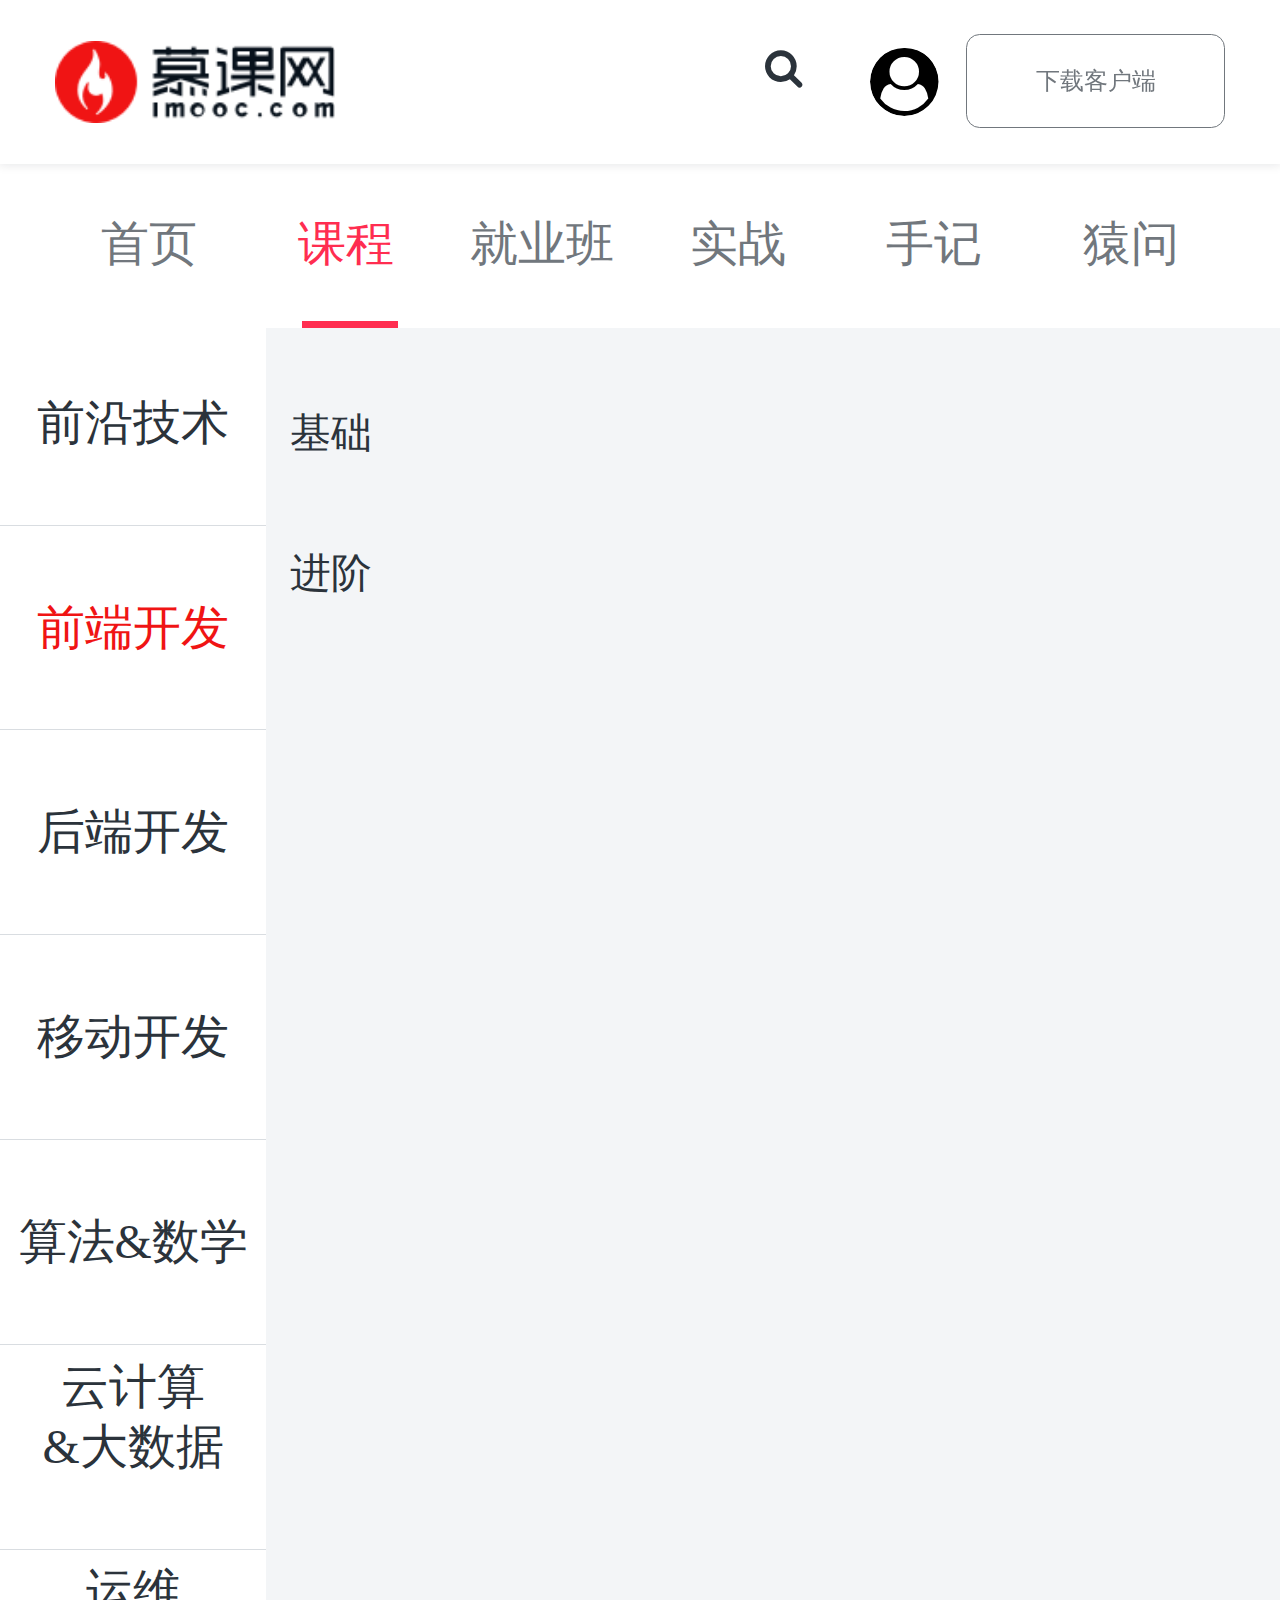
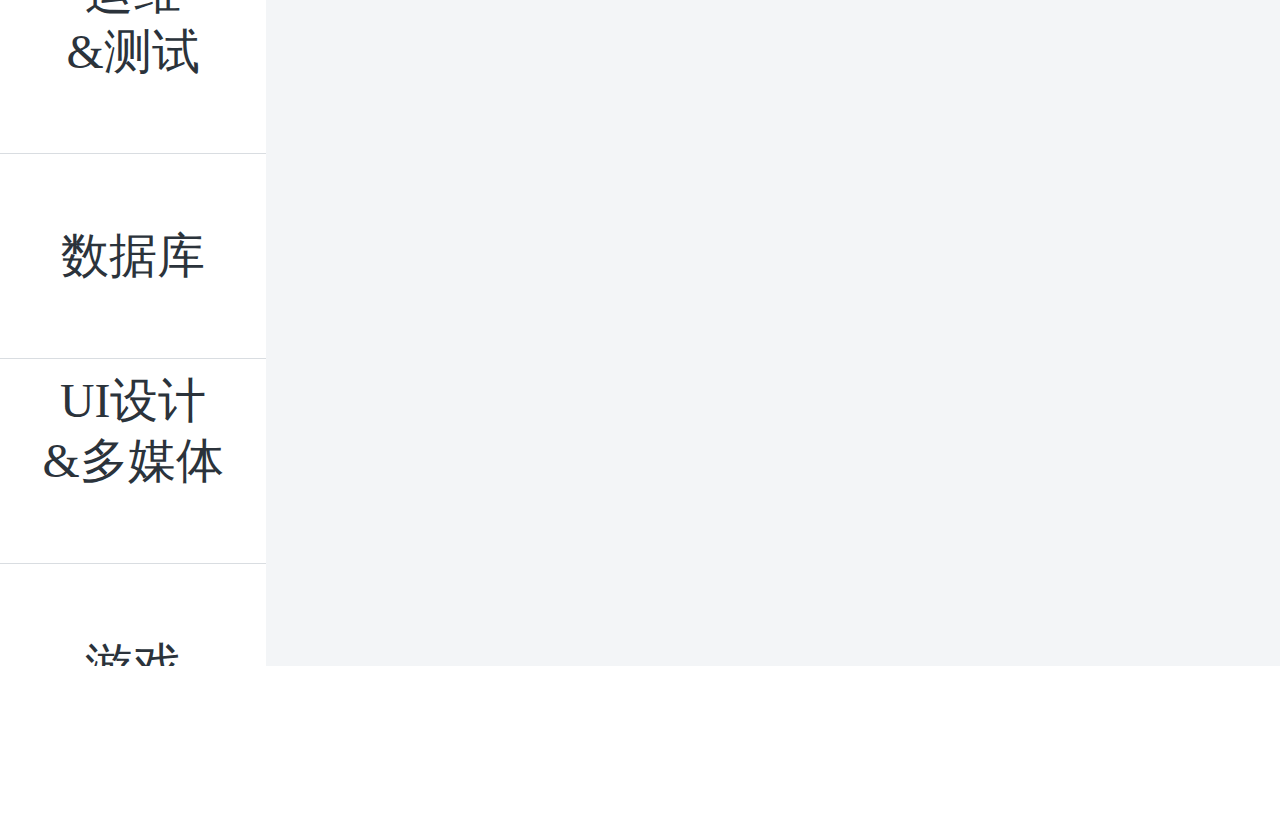
<file: kecheng.html>
<!DOCTYPE html>
<html>
	<head>
		<meta charset="utf-8" />
		<!-- <meta name="viewport" content="width=device-width, initial-scale=1"> -->
		<link rel="stylesheet" type="text/css" href="css/common.css" />
		<link rel="stylesheet" type="text/css" href="css/swiper.css" />
		<link rel="stylesheet" type="text/css" href="css/kecheng.css" />
		<link rel="stylesheet" type="text/css" href="css/font-awesome.min.css" />
		<script src="js/rem.js" type="text/javascript" charset="utf-8"></script>
		<script src="js/swiper.js" type="text/javascript" charset="utf-8"></script>
		<script src="js/jquery.min.js" type="text/javascript" charset="utf-8"></script>
		<script src="js/kechengList.js" type="text/javascript" charset="utf-8"></script>
		<title>前端开发_web前端开发_前端开发视频教程_慕课网</title>
	</head>
	<body>
		<div class="box">
			<div class="header">
				<div class="header-center clearfix">
					<a href="javascript:;" class="logo fl">
						<img src="img/下载.png">
					</a>
					<a href="javascript:;" class="app-load fr">
						<span>下载客户端</span>
					</a>
					<a href="javascript:;" class="user fr">
						<i class="fa fa-user-circle"></i>
					</a>
					<i class="fa fa-search header-search fr" aria-hidden="true" id="header-search"></i>
					<form class="search-box" style="display: none;">
						<div class="search-input">
							<input type="text" placeholder="请输入搜索关键词" />
							<div class="search-btn fr">
								<i class="fa fa-search fr header-search" aria-hidden="true"></i>
							</div>
						</div>
						<a href="javascript:;" class="quxiao fr">取消</a>
					</form>
				</div>
			</div>
			<div class="search-record" style="display: none;">
				<div class="search-hot-box">
					<p class="search-tit">热门搜索</p>
					<dl class="clearfix">
						<dd><a href="javascript:;">java</a></dd>
						<dd><a href="javascript:;">phython</a></dd>
						<dd><a href="javascript:;">vue</a></dd>
						<dd><a href="javascript:;">spring</a></dd>
						<dd><a href="javascript:;">小程序</a></dd>
						<dd><a href="javascript:;">Linux</a></dd>
						<dd><a href="javascript:;">react</a></dd>
						<dd><a href="javascript:;">mysql</a></dd>
						<dd><a href="javascript:;">微信小程序</a></dd>
					</dl>
				</div>
				<a href="javascript:;" class="search-type">查看课程分类</a>
			</div>
			<div class="wraper">
				<div class="container">
					<div class="header-menu">
						<ul class="clearfix">
							<li>
								<a href="index.html">首页</a>
							</li>
							<li class="cur">
								<a href="kecheng.html?articleId=1" style="color: #FF2D50;">课程</a>
								<div class="line"></div>
							</li>
							<li>
								<a href="jiuyeban.html">就业班</a>
							</li>
							<li>
								<a href="shizhan.html">实战</a>
							</li>
							<li>
								<a href="shouji.html">手记</a>
							</li>
							<li>
								<a href="yuanwen.html">猿问</a>
							</li>
						</ul>
					</div>
					<div class="course-block clearfix">
						<!-- 左边 -->
						<div class="asideLeft">
							<ul>
								<li><a href="kecheng.html?articleId=0" target="_self">前沿技术</a></li>
								<li class="active"><a href="kecheng.html?articleId=1" target="_self">前端开发</a></li>
								<li><a href="kecheng.html?articleId=2" target="_self">后端开发</a></li>
								<li><a href="kecheng.html?articleId=3" target="_self">移动开发</a></li>
								<li><a href="kecheng.html?articleId=4" target="_self" class="acc">算法&amp;数学</a></li>
								<li><a href="kecheng.html?articleId=5" target="_self" class="acc">云计算<br>&amp;大数据</a></li>
								<li><a href="kecheng.html?articleId=6" target="_self" class="acc">运维<br>&amp;测试</a></li>
								<li><a href="kecheng.html?articleId=7" target="_self">数据库</a></li>
								<li><a href="kecheng.html?articleId=8" target="_self" class="acc">UI设计<br>&amp;多媒体</a></li>
								<li><a href="kecheng.html?articleId=9" target="_self">游戏</a></li>
							</ul>
						</div>
						<!-- 右边 -->
						<div class="rightContent">
							<div class="div1">
								<!--基础-->
								<p class="title">基础</p>
								<ul class="wbbClass clearfix jichu">

								</ul>
								<!--进阶-->
								<p class="title title1">进阶</p>
								<ul class="wbbClass clearfix jinjie">


								</ul>
								<!--基础/进阶,的通用模板-->
								<div class="moban1" style="display: none;">
									<li>
										<figure>
											<img src="img/img1/01.jpg">
										</figure>
										<figcaption>$title$</figcaption>
									</li>
								</div>

								<!--学习课程列表-->
								<ul class="dixiacontent">



								</ul>
								<!--学习课程列表的模板-->
								<div class="moban2" style="display: none;">
									<li class="clearfix">
										<div class="ContenLEf">
											<img src="img/img1/01.jpg">
										</div>
										<div class="ContenR">
											<p class="tit">$creatByFullName$</p>
											<p>
												<span>$describe$</span>
												<span>$title$ </span>
											</p>
										</div>
									</li>
								</div>
							</div>
						</div>
					</div>
				</div>
			</div>
		</div>
		<script src="js/toubu.js" type="text/javascript" charset="utf-8"></script>
		<script src="js/kecheng.js" type="text/javascript" charset="utf-8"></script>
	</body>
</html>
</file>
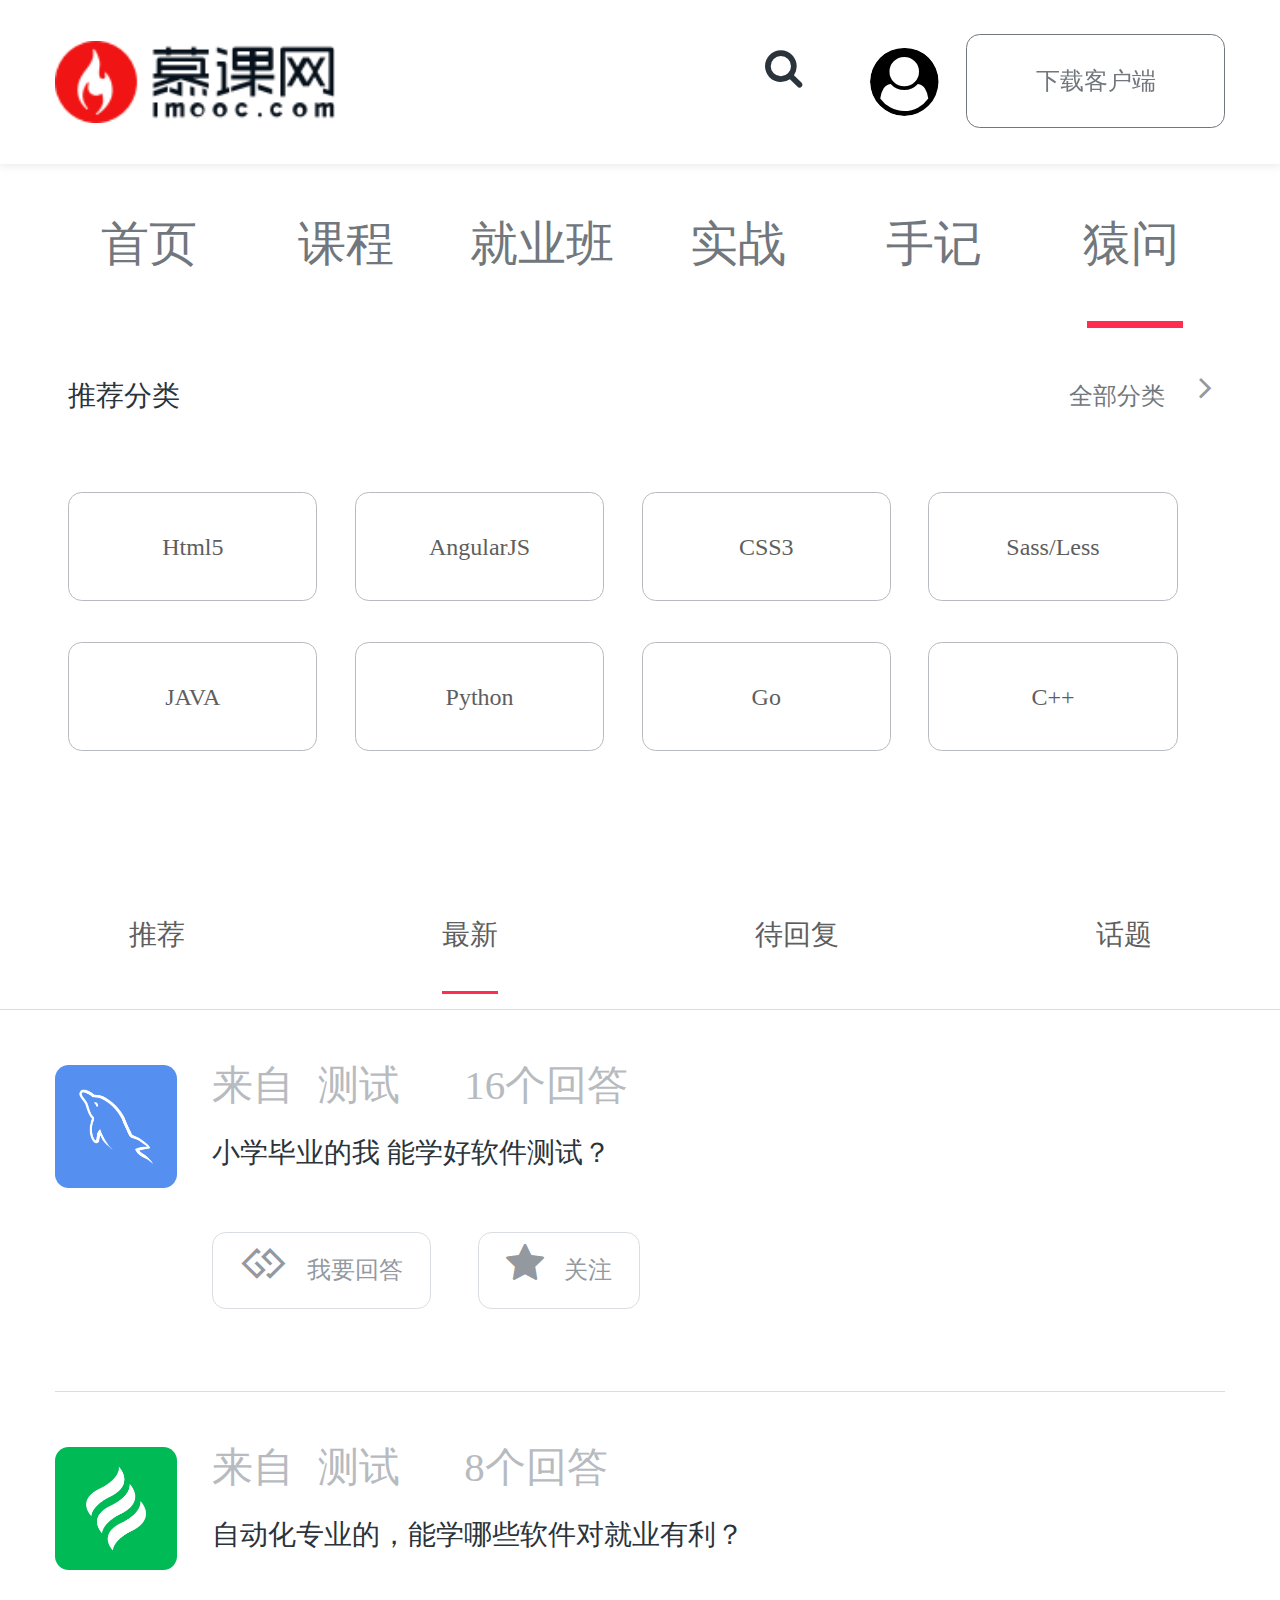
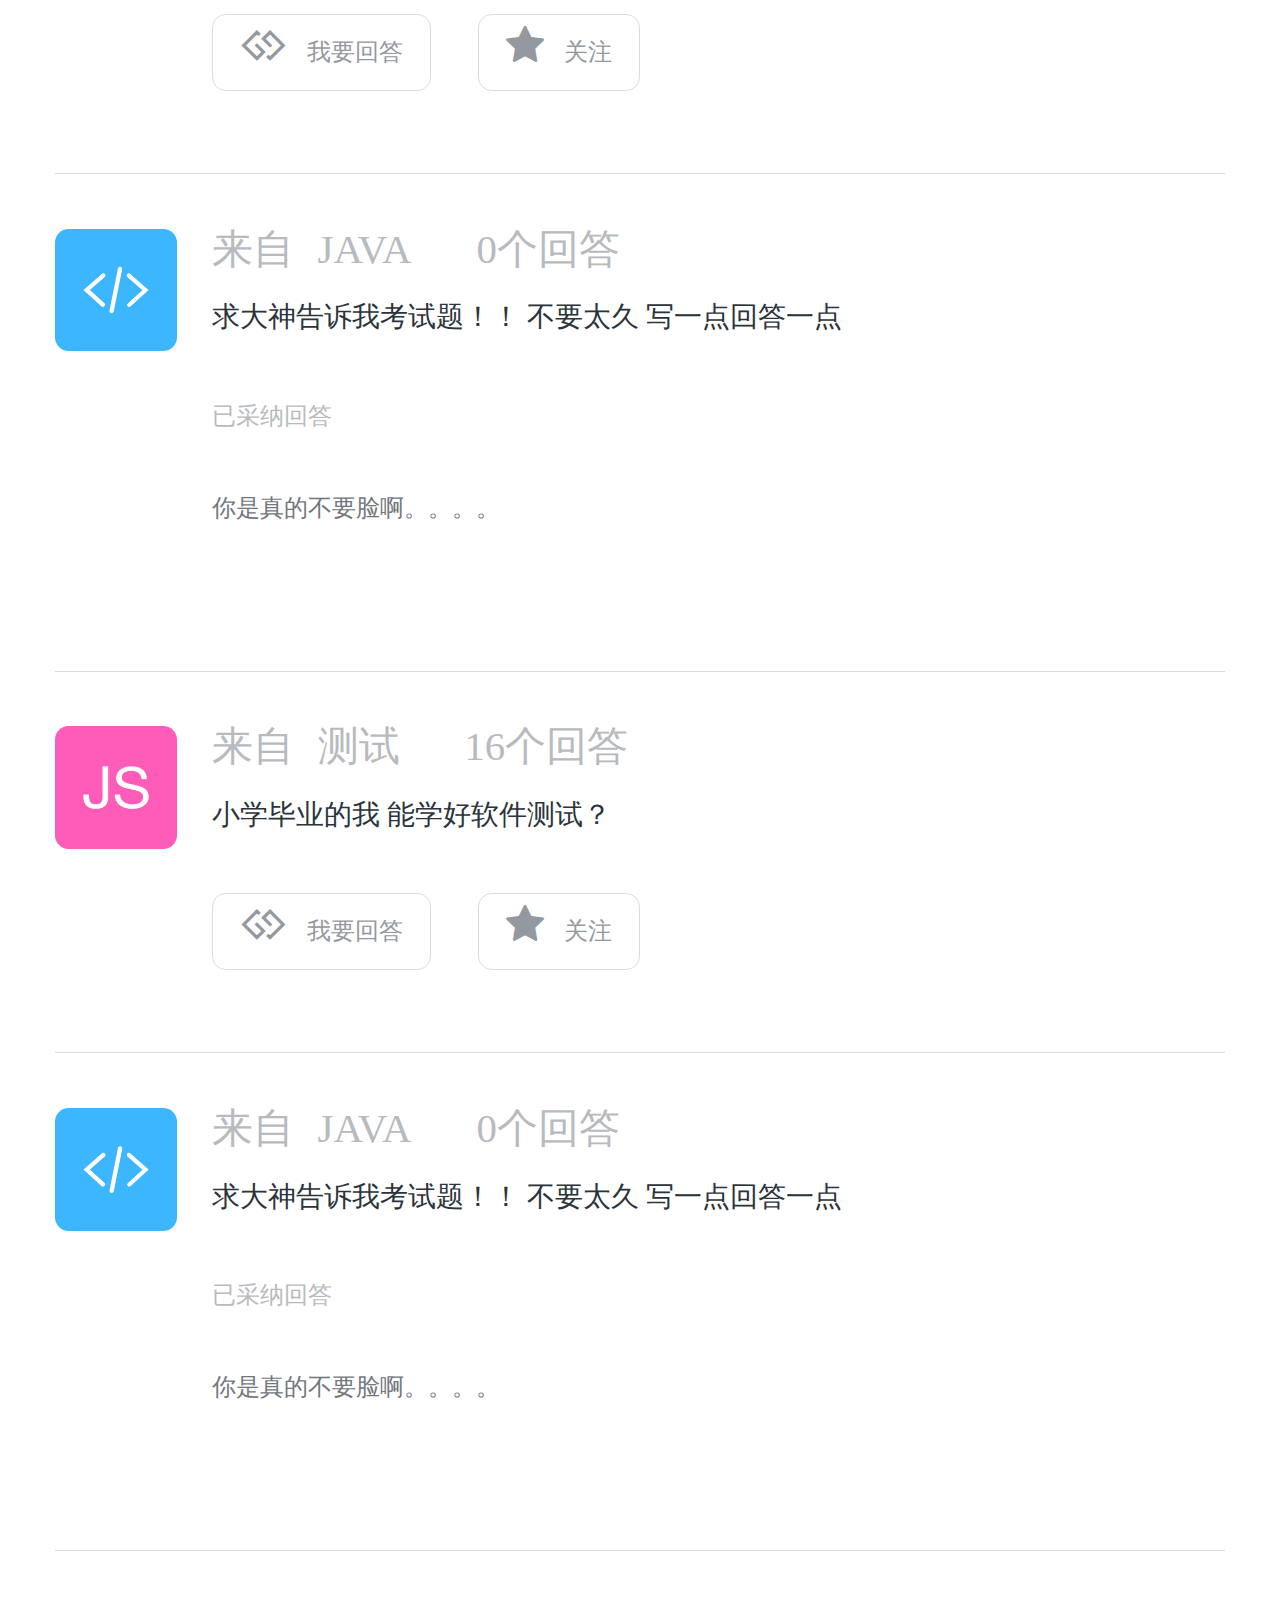
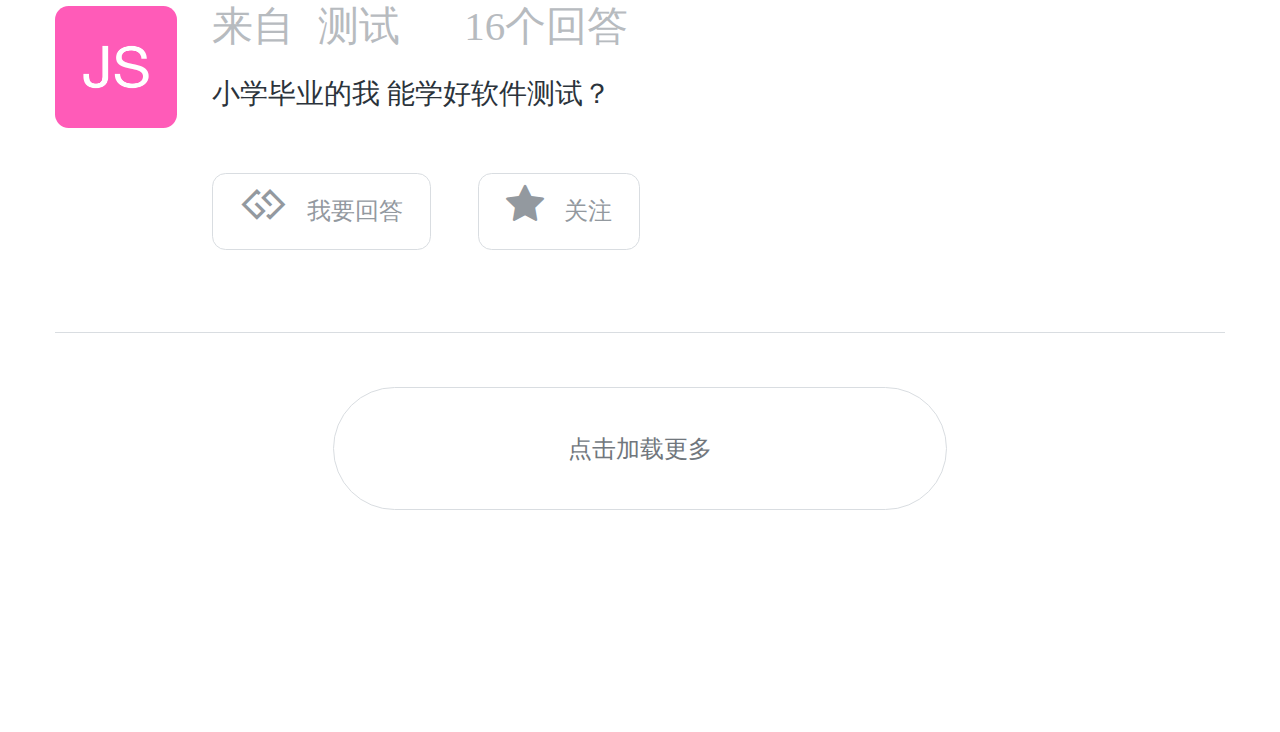
<file: new.html>
<!DOCTYPE html>
<html>
	<head>
		<meta charset="utf-8" />
		<!-- <meta name="viewport" content="width=device-width, initial-scale=1"> -->
		<link rel="stylesheet" type="text/css" href="css/common.css" />
		<link rel="stylesheet" type="text/css" href="css/swiper.css" />
		<link rel="stylesheet" type="text/css" href="css/yuanwen.css" />
		<link rel="stylesheet" type="text/css" href="css/font-awesome.min.css" />
		<script src="js/rem.js" type="text/javascript" charset="utf-8"></script>
		<script src="js/swiper.js" type="text/javascript" charset="utf-8"></script>
		<script src="js/jquery.min.js" type="text/javascript" charset="utf-8"></script>
		<script src="js/newList.js" type="text/javascript" charset="utf-8"></script>
		<title>慕课网猿问-最新</title>
	</head>
	<body>
		<div class="box">
			<div class="header">
				<div class="header-center clearfix">
					<a href="javascript:;" class="logo fl">
						<img src="img/下载.png">
					</a>
					<a href="javascript:;" class="app-load fr">
						<span>下载客户端</span>
					</a>
					<a href="javascript:;" class="user fr">
						<i class="fa fa-user-circle"></i>
					</a>
					<i class="fa fa-search header-search fr" aria-hidden="true" id="header-search"></i>
					<form class="search-box" style="display: none;">
						<div class="search-input">
							<input type="text" placeholder="请输入搜索关键词" />
							<div class="search-btn fr">
								<i class="fa fa-search fr header-search" aria-hidden="true"></i>
							</div>
						</div>
						<a href="javascript:;" class="quxiao fr">取消</a>
					</form>
				</div>
			</div>
			<div class="search-record" style="display: none;">
				<div class="search-hot-box">
					<p class="search-tit">热门搜索</p>
					<dl class="clearfix">
						<dd><a href="javascript:;">java</a></dd>
						<dd><a href="javascript:;">phython</a></dd>
						<dd><a href="javascript:;">vue</a></dd>
						<dd><a href="javascript:;">spring</a></dd>
						<dd><a href="javascript:;">小程序</a></dd>
						<dd><a href="javascript:;">Linux</a></dd>
						<dd><a href="javascript:;">react</a></dd>
						<dd><a href="javascript:;">mysql</a></dd>
						<dd><a href="javascript:;">微信小程序</a></dd>
					</dl>
				</div>
				<a href="javascript:;" class="search-type">查看课程分类</a>
			</div>
			<div class="wraper">
				<div class="container">
					<div class="header-menu">
						<ul class="clearfix">
							<li>
								<a href="index.html">首页</a>
								<!-- <div class="line"></div> -->
							</li>
							<li>
								<a href="kecheng.html?articleId=1">课程</a>
							</li>
							<li>
								<a href="jiuyeban.html">就业班</a>
								
							</li>
							<li>
								<a href="shizhan.html">实战</a>
							</li>
							<li>
								<a href="shouji.html">手记</a>
							</li>
							<li>
								<a href="yuanwen.html" class="cur">猿问</a>
								<div class="line"></div>
							</li>
						</ul>
					</div>
					<!-- 推荐分类 -->
					<div class="wenda-wrap">
						<div class="fixed-wrap">
							<div class="cbk-block">
								<div class="tuijian">
									<div class="tuijian-title clearfix">
										<span class="fl">推荐分类</span>
										<i class="fa fa-angle-right jiantou fr"></i>
										<a href="javascript:;" class="fr more">全部分类</a>
									</div>
									<div class="tuijan-list clearfix">
										<li class="ct1 fl"><a href="javascript:;">Html5</a></li>
										<li class="ct1 fl"><a href="javascript:;">AngularJS</a></li>
										<li class="ct1 fl"><a href="javascript:;">CSS3</a></li>
										<li class="ct1 fl"><a href="javascript:;">Sass/Less</a></li>
										<li class="ct1 fl"><a href="javascript:;">JAVA</a></li>
										<li class="ct1 fl"><a href="javascript:;">Python</a></li>
										<li class="ct1 fl"><a href="javascript:;">Go</a></li>
										<li class="ct1 fl"><a href="javascript:;">C++</a></li>
									</div>
								</div>
							</div>
							<div class="list-nav">
								<div class="nav-block">
									<a href="yuanwen.html"><span>推荐</span></a>
								</div>
								<div class="nav-block active-nav">
									<a href="new.html"><span>最新</span></a>
								</div>
								<div class="nav-block">
									<a href="daihuifu.html"><span>待回复</span></a>
								</div>
								<div class="nav-block">
									<a href="huati.html"><span>话题</span></a>
								</div>
							</div>
						</div>
						<div class="list-wrap">
							<ul class="list-w" id="articlelist">
								<!-- 动态添加的内容 -->
							</ul>
							<!-- 模板 -->
							<div id="itemHtml" style="display: none;">
								<li class="wd-block clearfix" articleFl="$articleFl$" articleId="$articleId$">
									<a href="javascript:;">
										<div class="left-block fl" style="background-image:url(imgs/09.jpg);"></div>
									</a>
									<div class="right-block fl $articleClass$">
										<p class="r-c-txt">
											<span>$articleLz$</span>
											<span class="r-c-from">$articleFrom$</span>
											<span>$articleAwn$</span>
										</p>
										<div class="r-c-content">$articleContent$</div>
										<p class="rs-tip">$articleTip$</p>
										<div class="rs-answer">$articleAnswer$</div>
										<div class="btns">
											<a href="javascript:;" class="huida">
												<i class="fa fa-gg" aria-hidden="true" ></i>
												<span>$articleFa$</span>
											</a>
											<a href="javascript:;" class="hudong">
												<i class="fa fa-star" aria-hidden="true"></i>
												<span class="gz-txt">$articleTxt$</span>
											</a>
										</div>
									</div>	
								</li>
							</div>
							<!-- 模板结束 -->
							<div class="more-block">
								<a href="javascript:;">
									点击加载更多
								</a>
							</div>
						</div>
					</div>
				</div>
			</div>
		</div>
		<script src="js/new.js" type="text/javascript" charset="utf-8"></script>
		<script src="js/toubu.js" type="text/javascript" charset="utf-8"></script>
	</body>
</html>
</file>
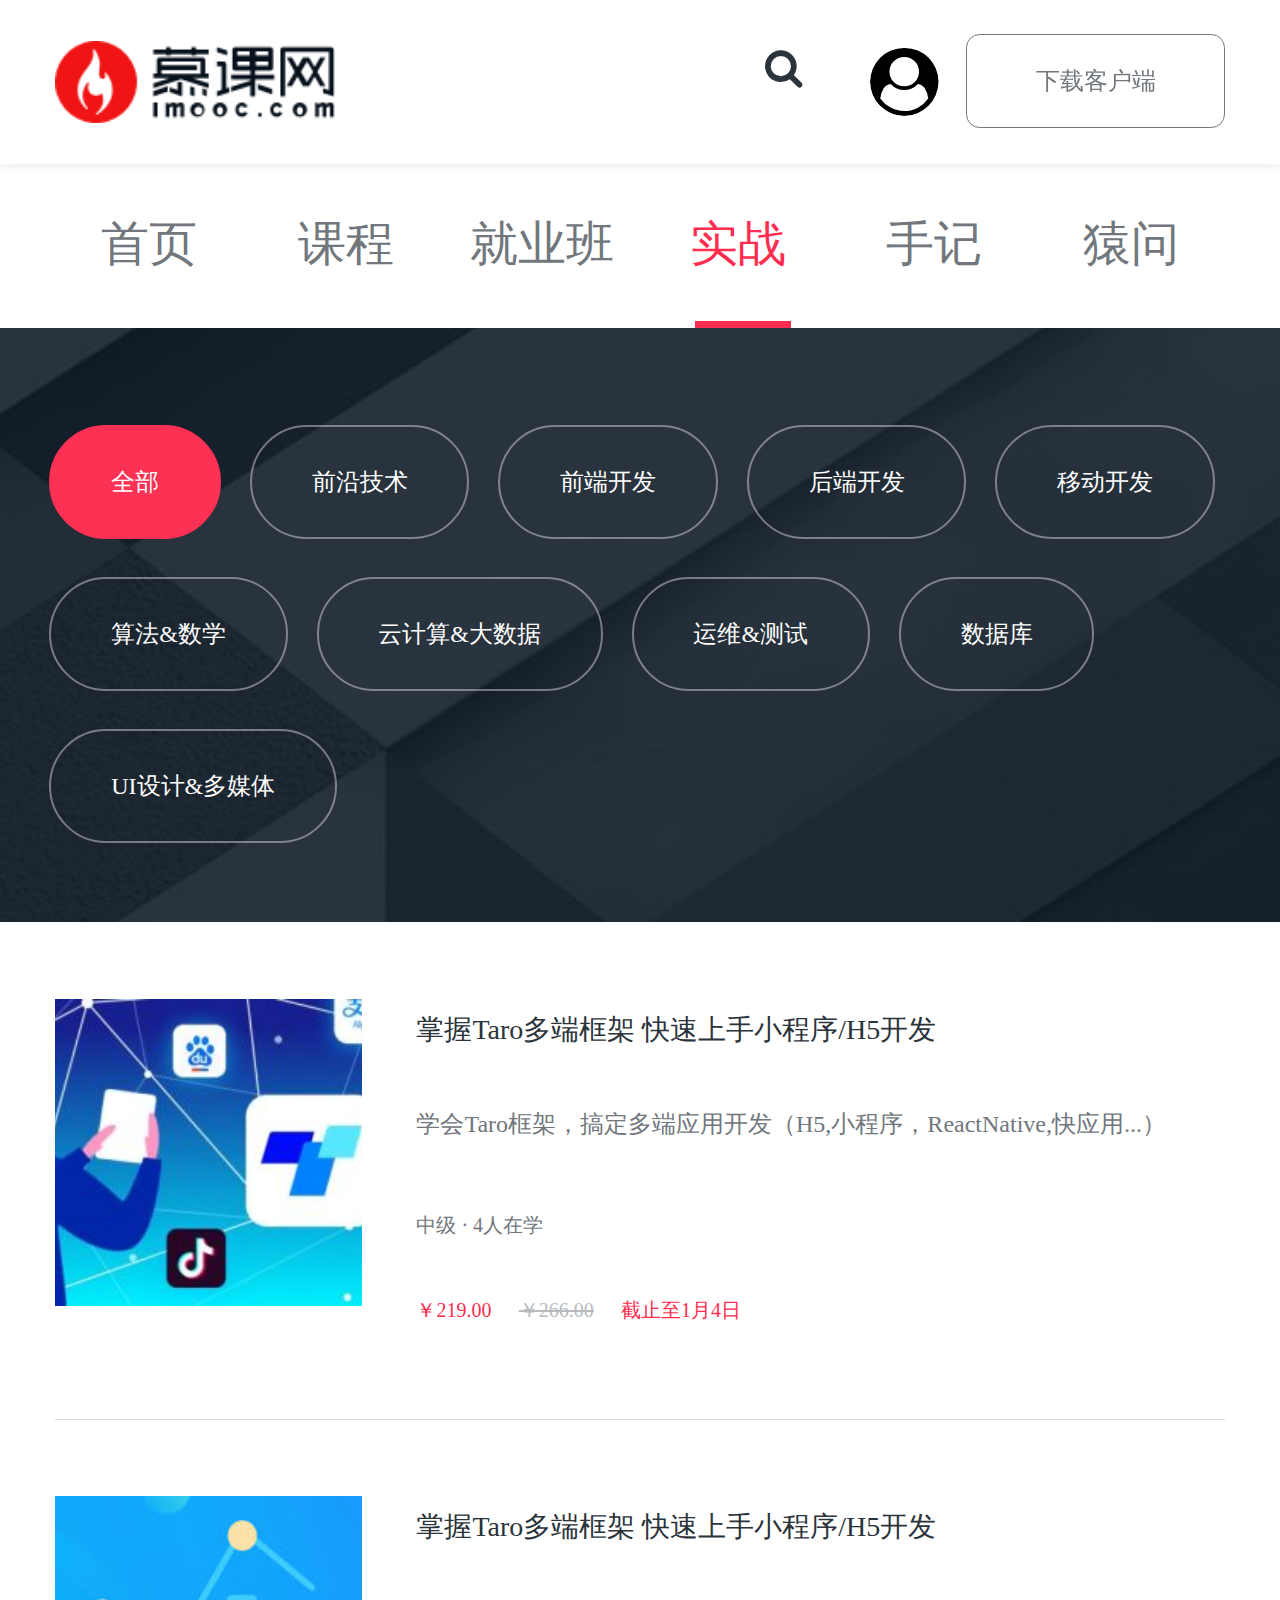
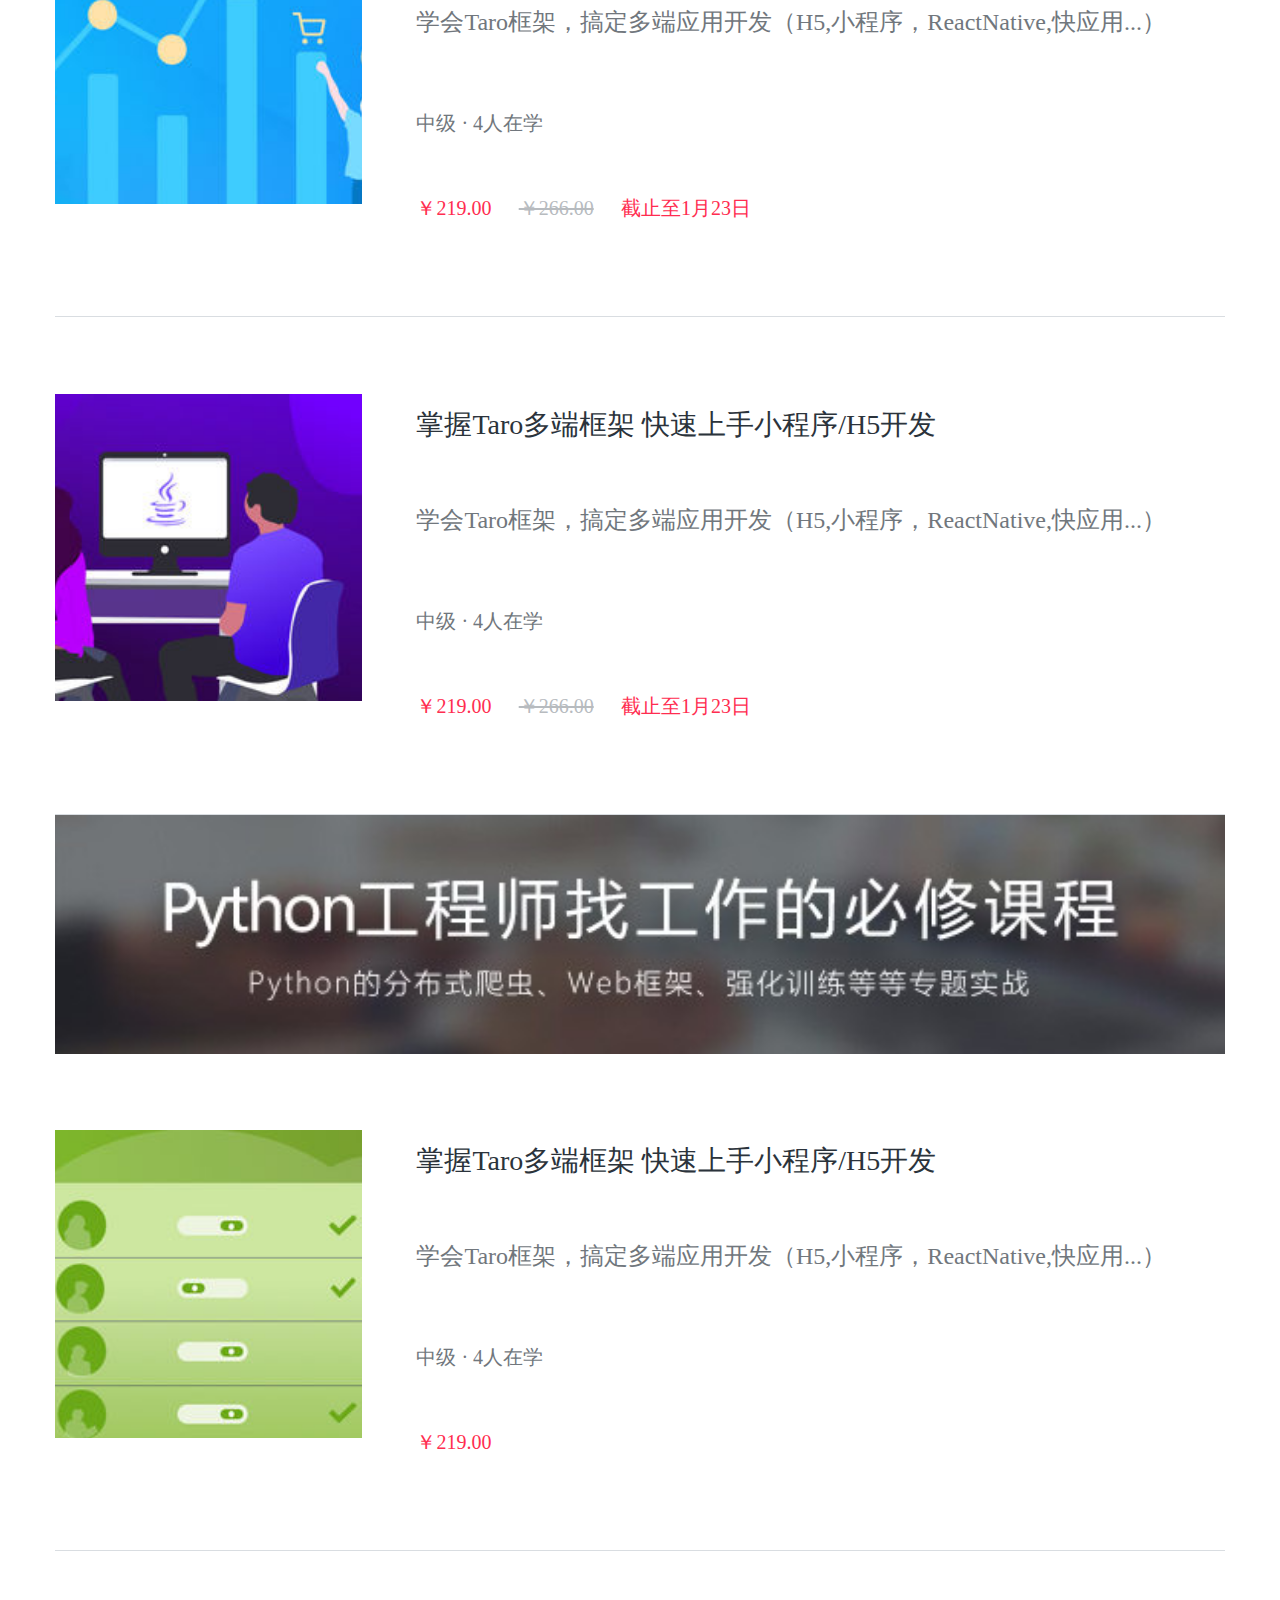
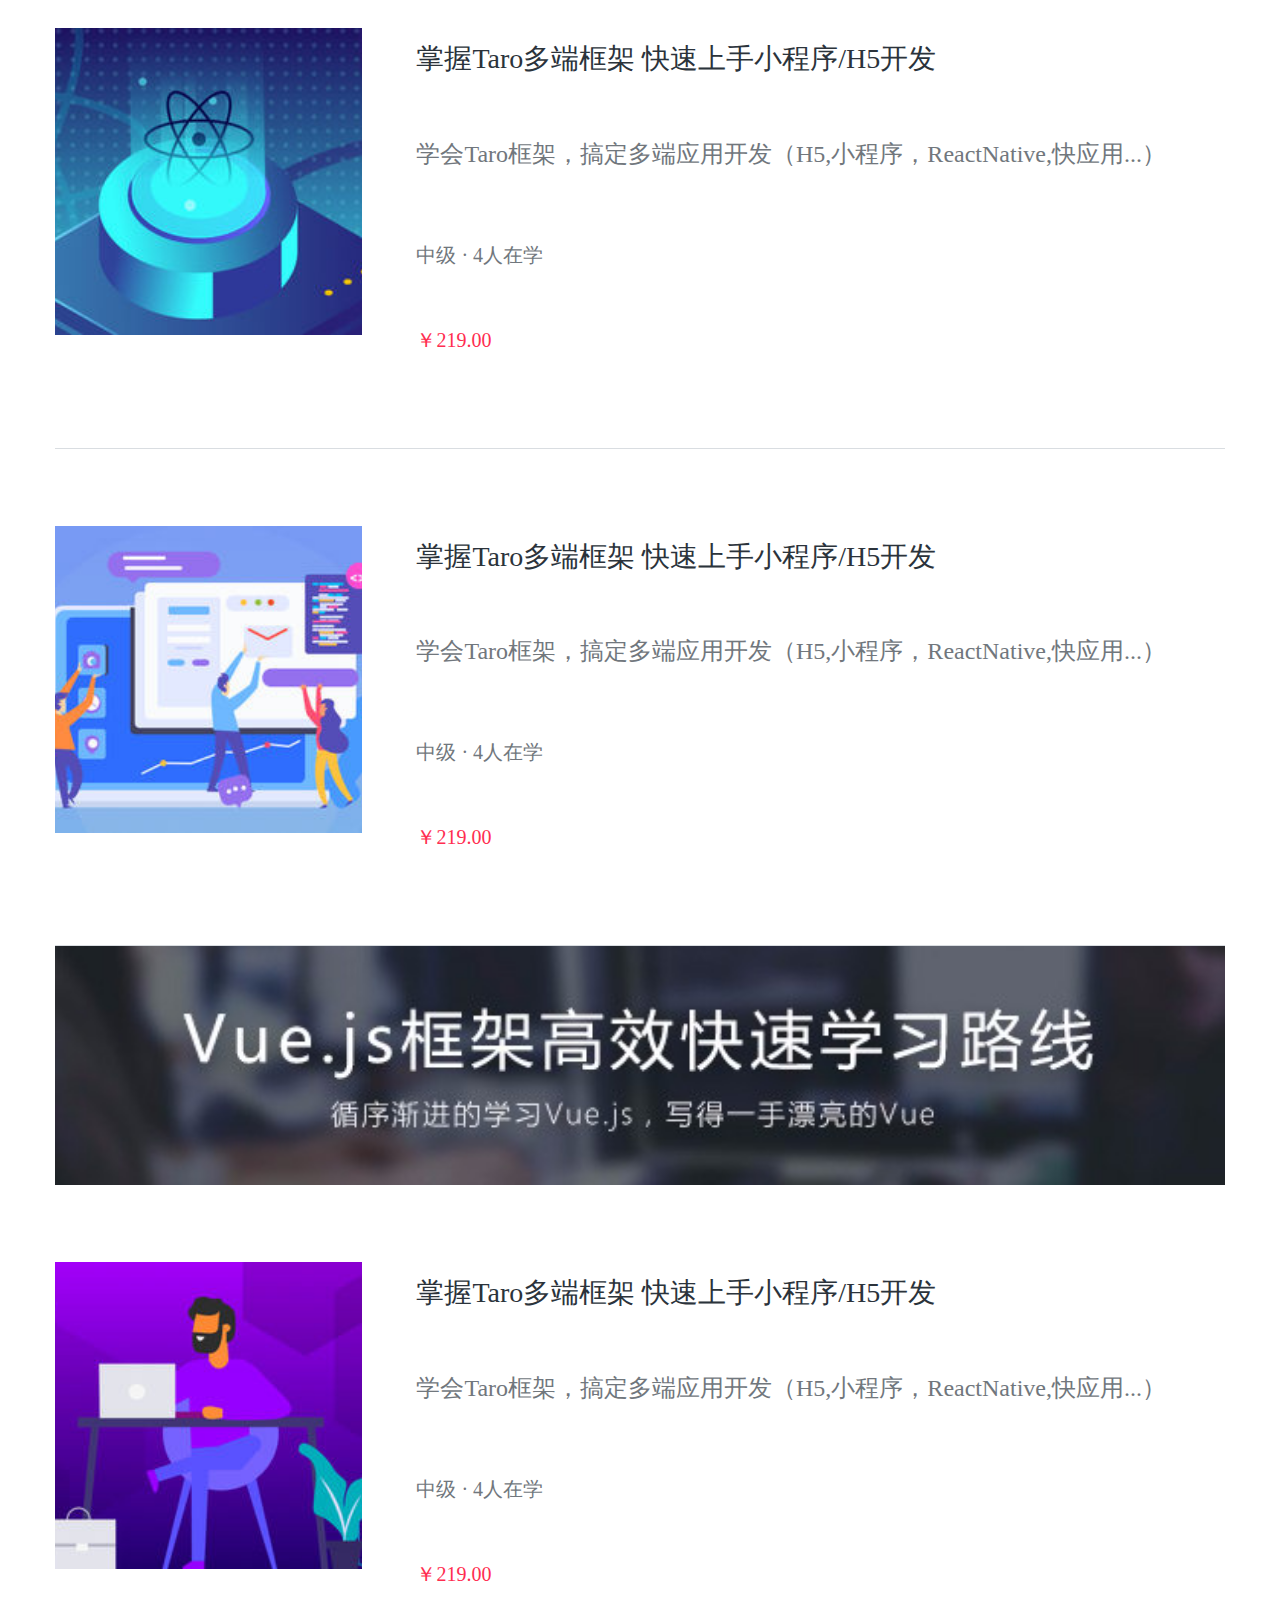
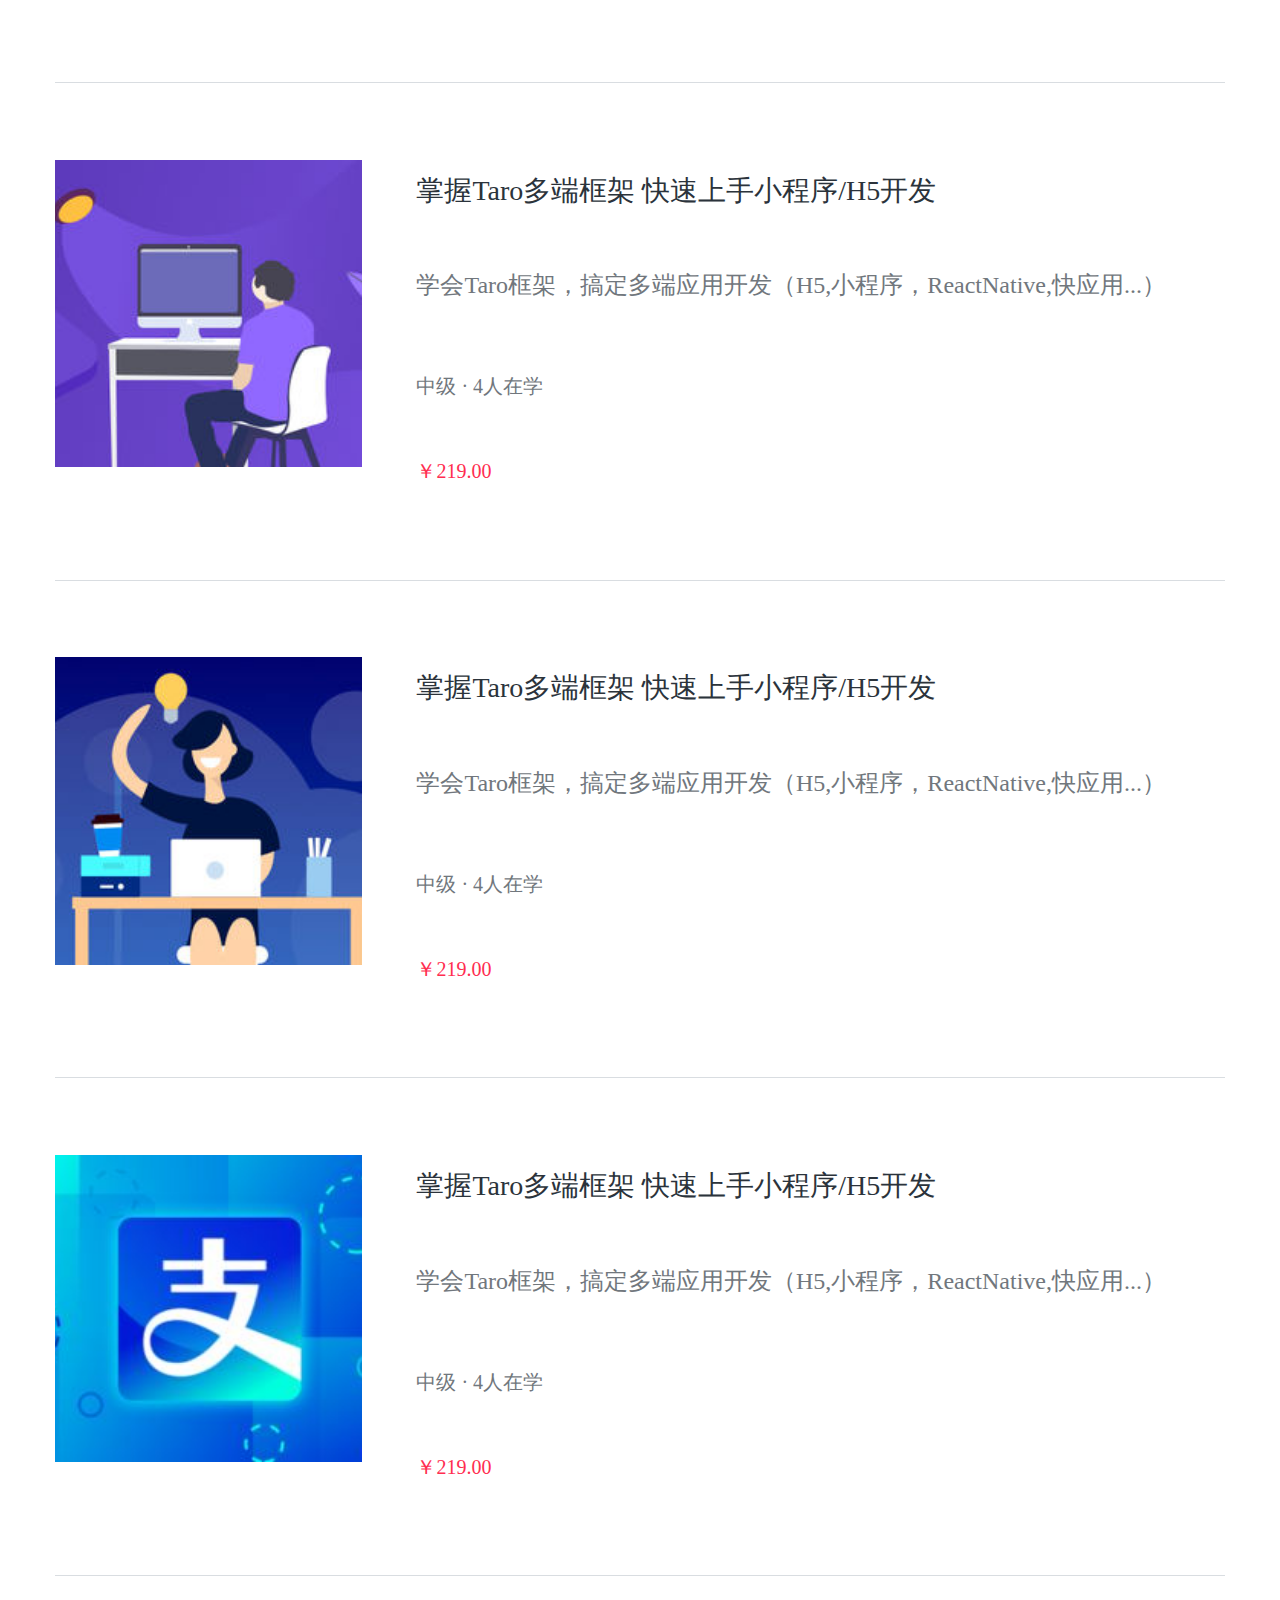
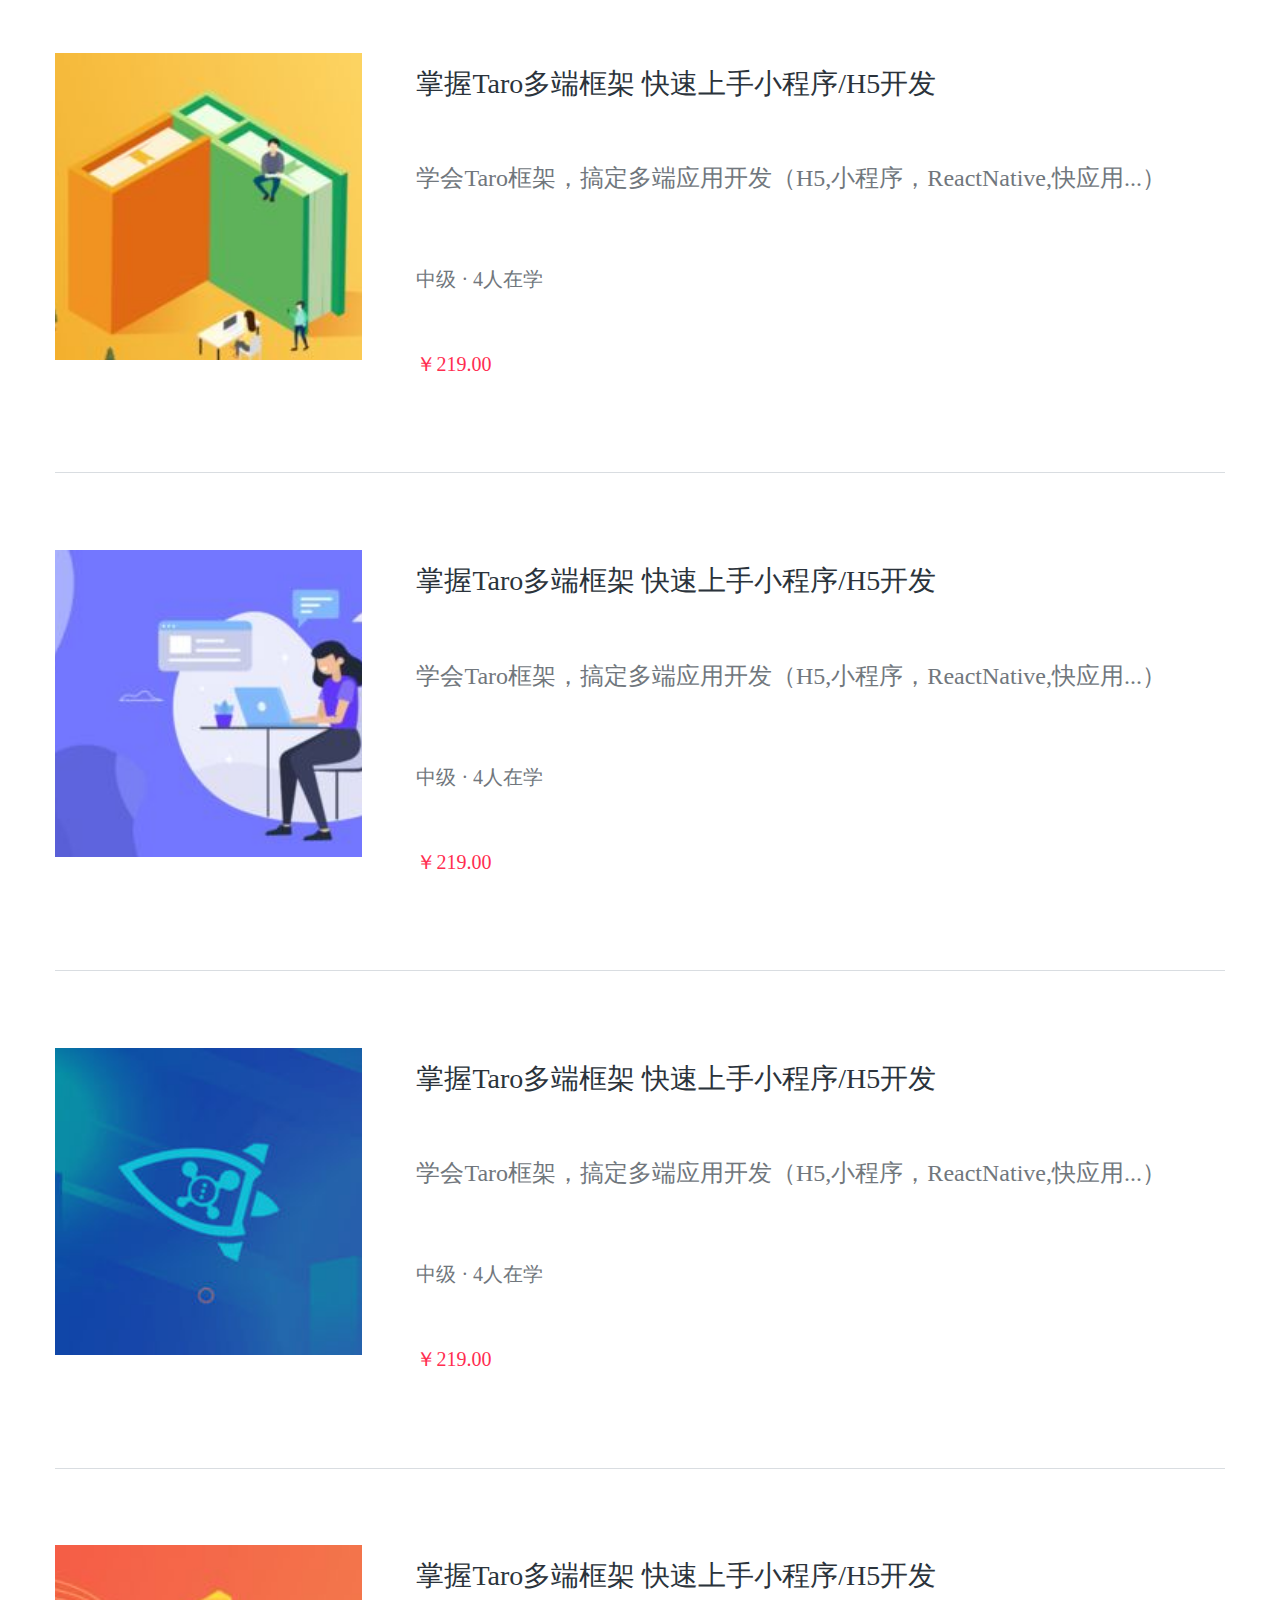
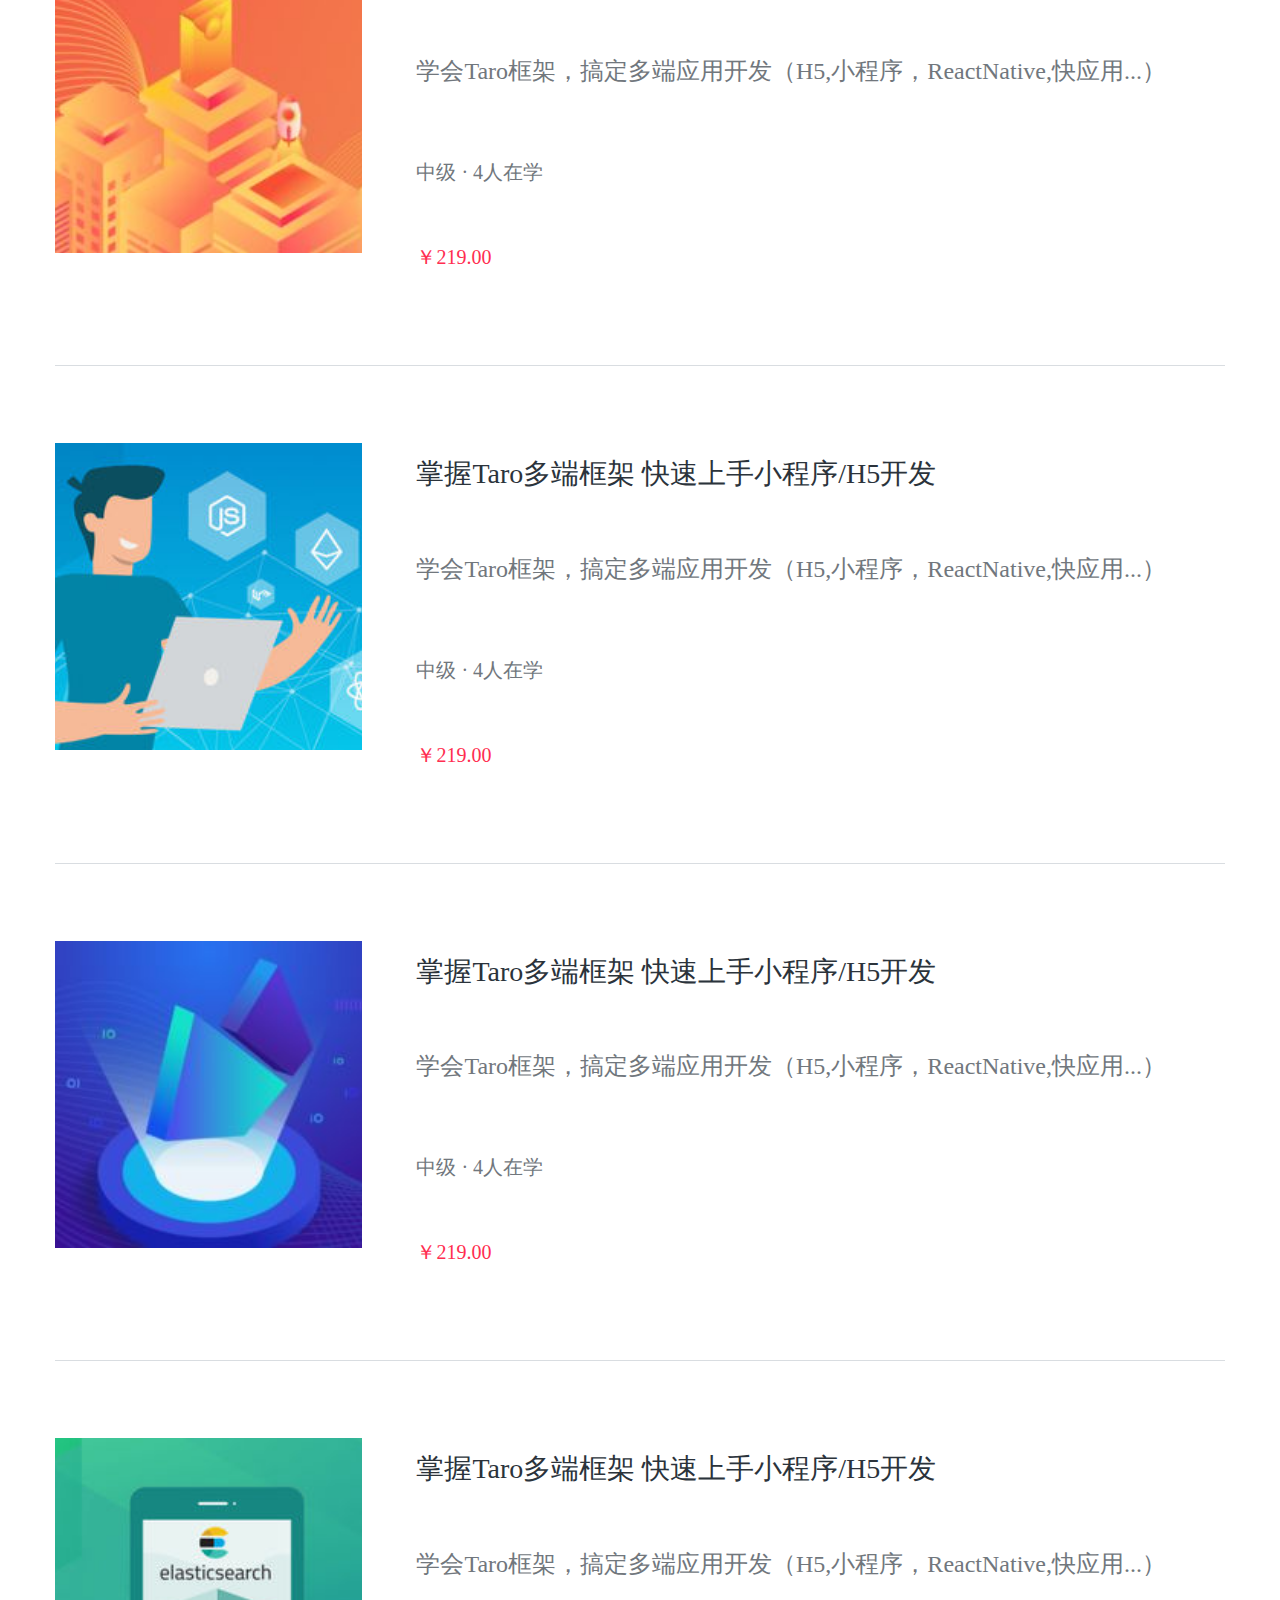
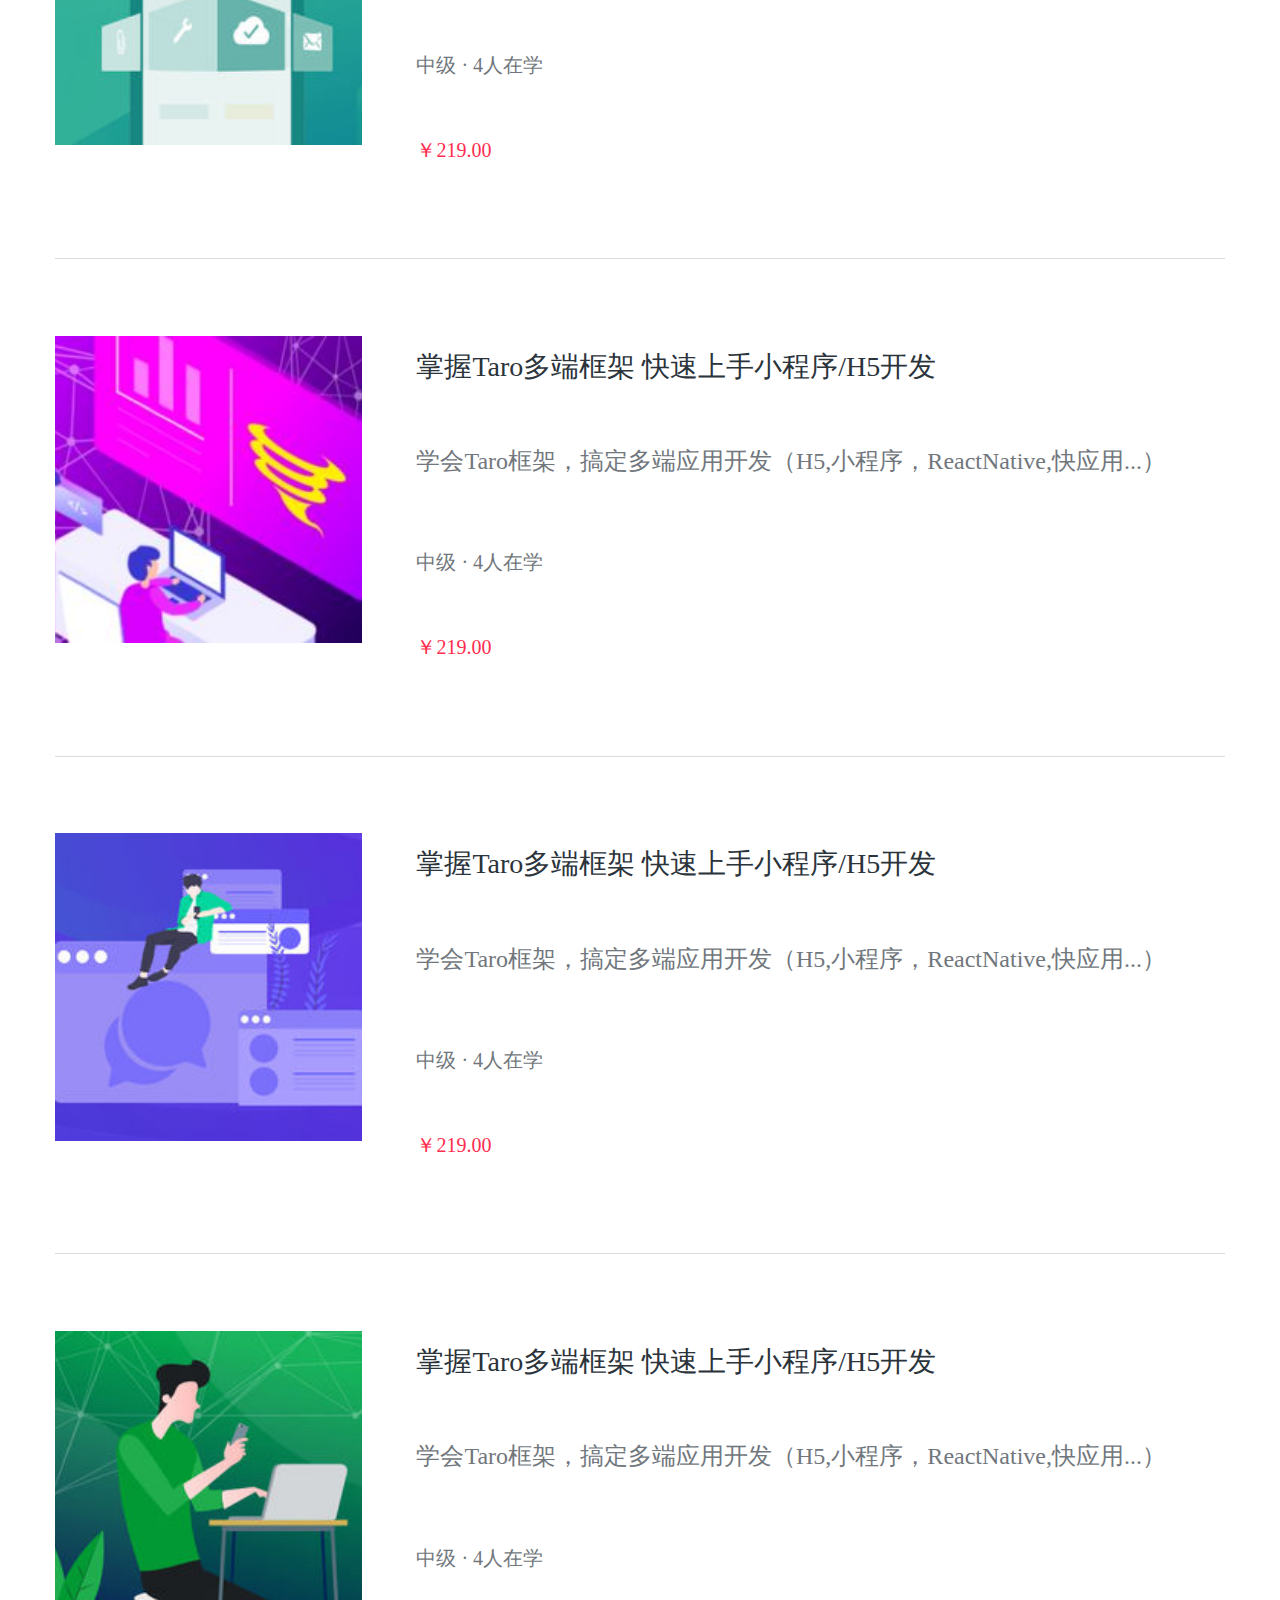
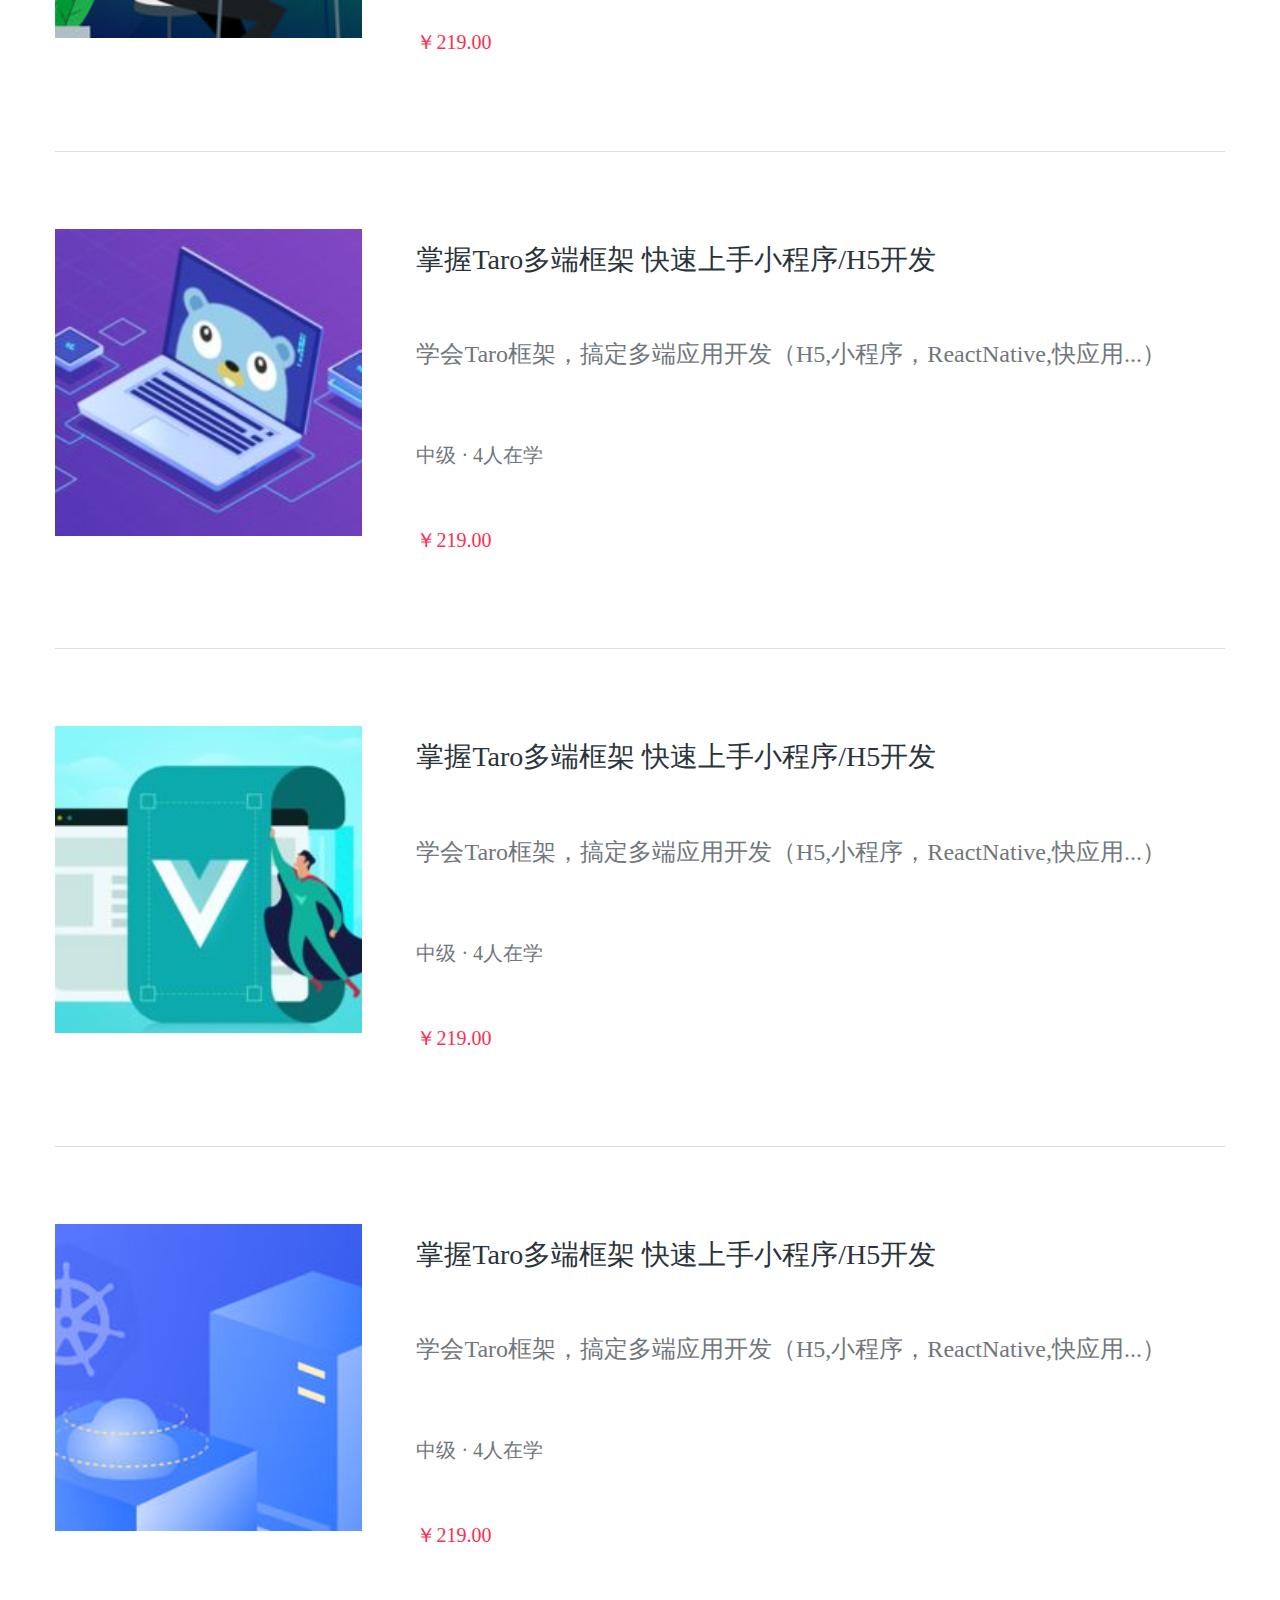
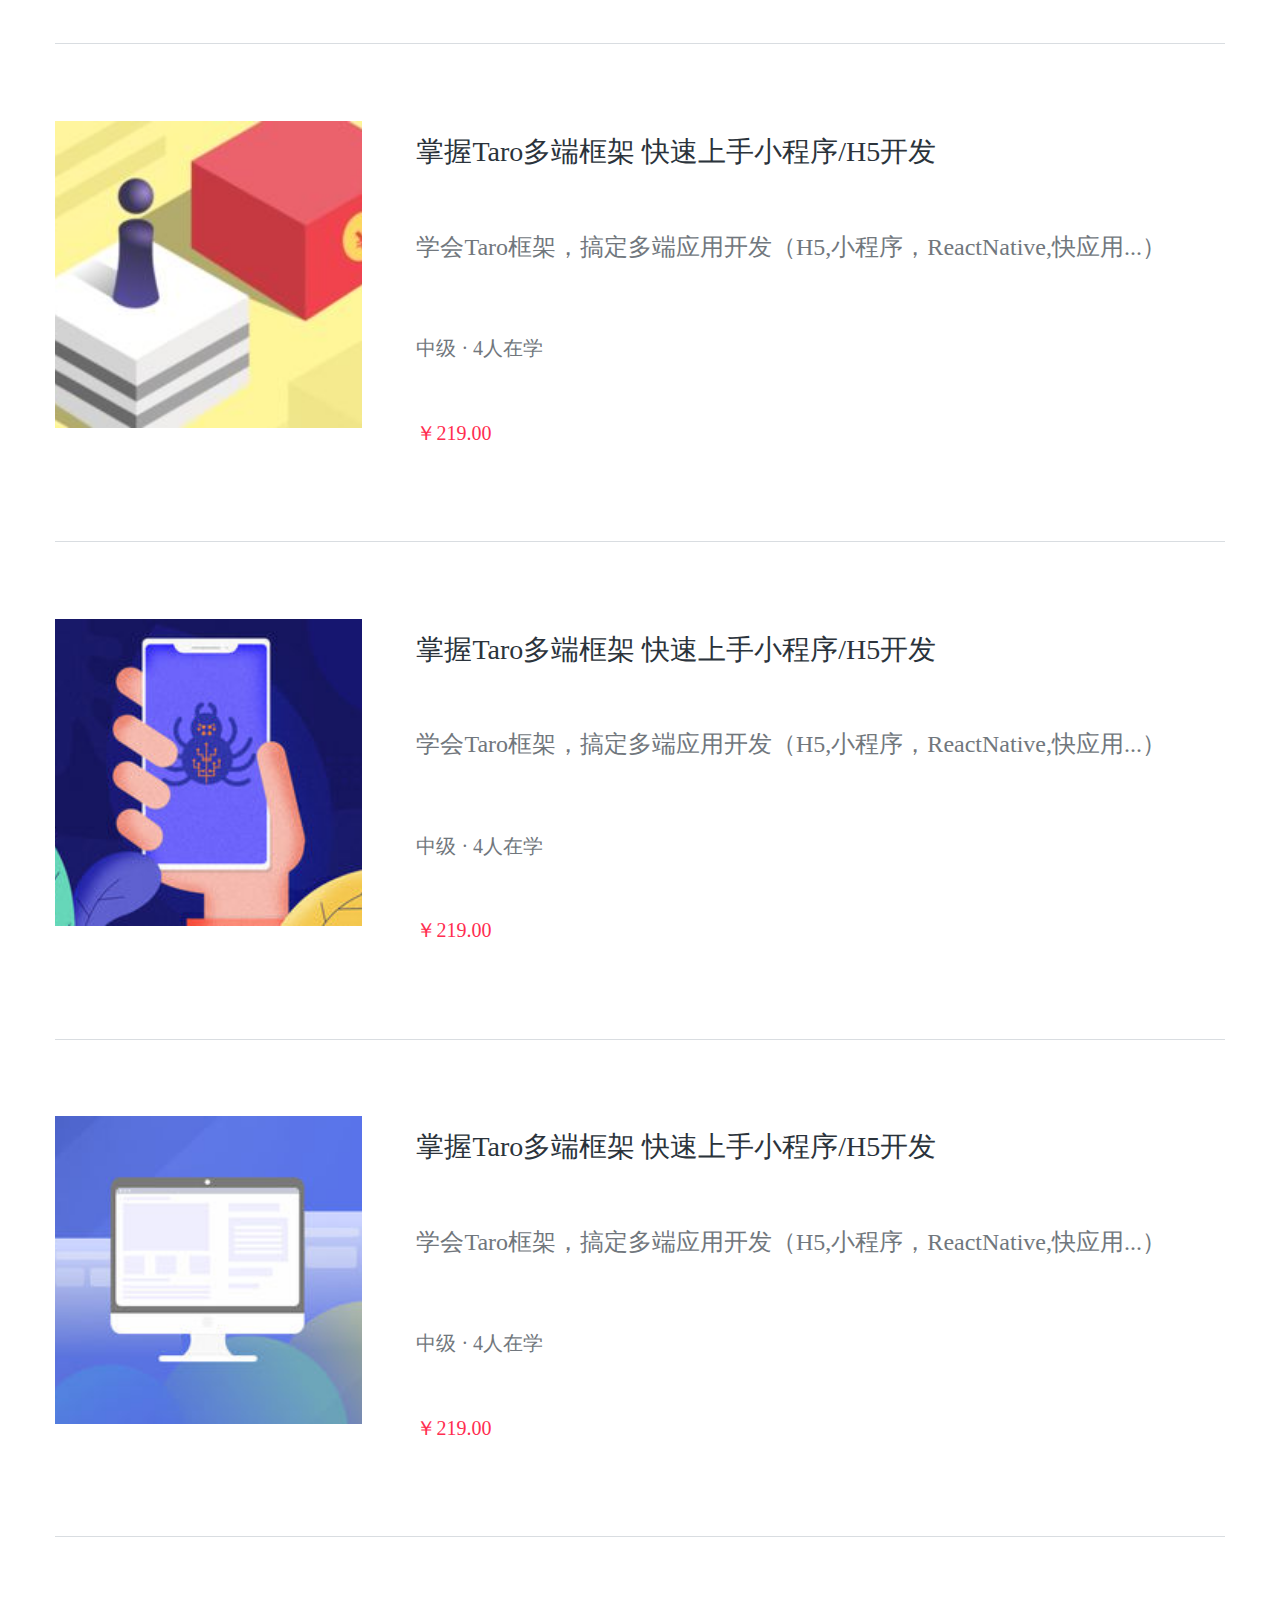
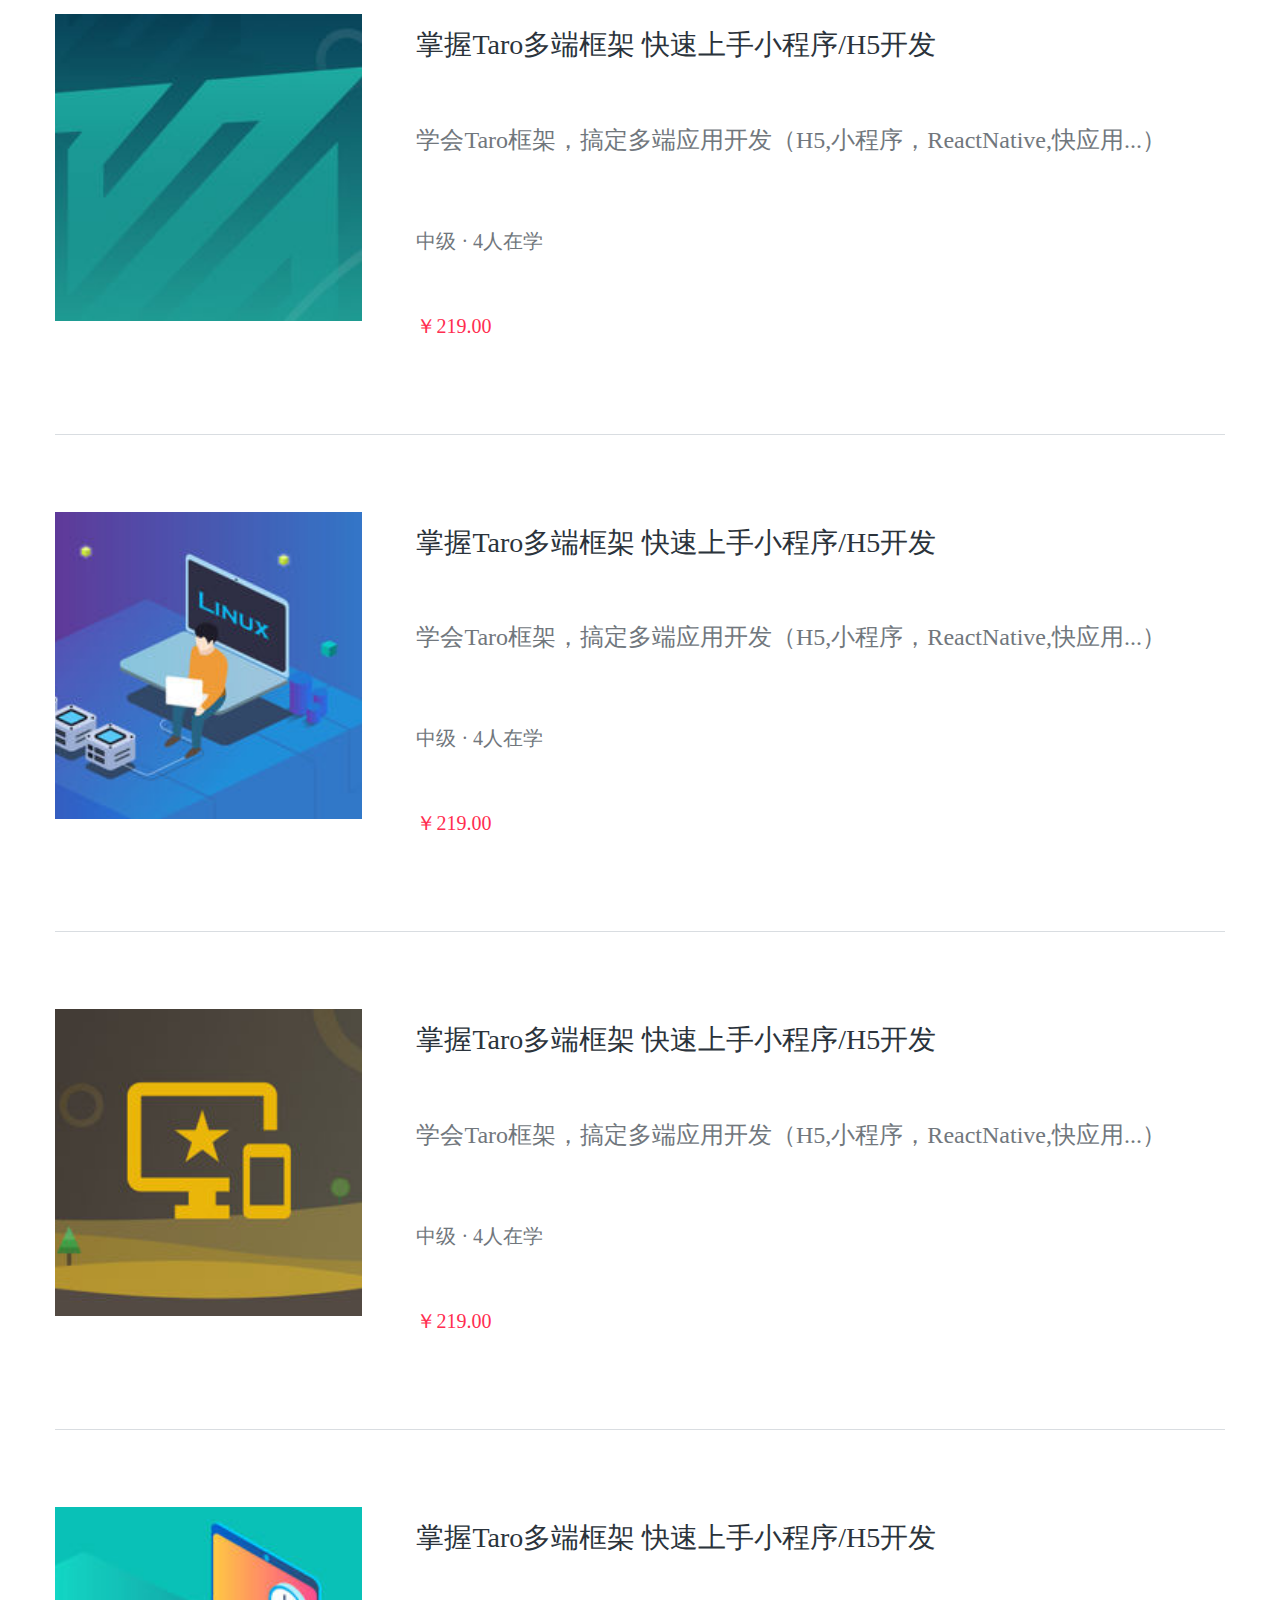
<file: shizhan.html>
<!DOCTYPE html>
<html>
	<head>
		<meta charset="utf-8" />
		<!-- <meta name="viewport" content="width=device-width, initial-scale=1"> -->
		<link rel="stylesheet" type="text/css" href="css/common.css" />
		<link rel="stylesheet" type="text/css" href="css/swiper.css" />
		<link rel="stylesheet" type="text/css" href="css/shizhan.css" />
		<link rel="stylesheet" type="text/css" href="css/font-awesome.min.css" />
		<script src="js/rem.js" type="text/javascript" charset="utf-8"></script>
		<script src="js/swiper.js" type="text/javascript" charset="utf-8"></script>
		<script src="js/jquery.min.js" type="text/javascript" charset="utf-8"></script>
		<script src="js/shizhanList.js" type="text/javascript" charset="utf-8"></script>
		<title></title>
	</head>
	<body>
		<div class="box">
			<div class="header">
				<div class="header-center clearfix">
					<a href="javascript:;" class="logo fl">
						<img src="img/下载.png">
					</a>
					<a href="javascript:;" class="app-load fr">
						<span>下载客户端</span>
					</a>
					<a href="javascript:;" class="user fr">
						<i class="fa fa-user-circle"></i>
					</a>
					<i class="fa fa-search header-search fr" aria-hidden="true" id="header-search"></i>
					<form class="search-box" style="display: none;">
						<div class="search-input">
							<input type="text" placeholder="请输入搜索关键词" />
							<div class="search-btn fr">
								<i class="fa fa-search fr header-search" aria-hidden="true"></i>
							</div>
						</div>
						<a href="javascript:;" class="quxiao fr">取消</a>
					</form>
				</div>
			</div>
			<div class="search-record" style="display: none;">
				<div class="search-hot-box">
					<p class="search-tit">热门搜索</p>
					<dl class="clearfix">
						<dd><a href="javascript:;">java</a></dd>
						<dd><a href="javascript:;">phython</a></dd>
						<dd><a href="javascript:;">vue</a></dd>
						<dd><a href="javascript:;">spring</a></dd>
						<dd><a href="javascript:;">小程序</a></dd>
						<dd><a href="javascript:;">Linux</a></dd>
						<dd><a href="javascript:;">react</a></dd>
						<dd><a href="javascript:;">mysql</a></dd>
						<dd><a href="javascript:;">微信小程序</a></dd>
					</dl>
				</div>
				<a href="javascript:;" class="search-type">查看课程分类</a>
			</div>
			<div class="wraper">
				<div class="container">
					<div class="header-menu">
						<ul class="clearfix">
							<li>
								<a href="index.html">首页</a>
								<!-- <div class="line"></div> -->
							</li>
							<li>
								<a href="kecheng.html?articleId=1">课程</a>
							</li>
							<li>
								<a href="jiuyeban.html">就业班</a>
								
							</li>
							<li class="cur">
								<a href="shizhan.html">实战</a>
								<div class="line"></div>
							</li>
							<li>
								<a href="shouji.html">手记</a>
							</li>
							<li>
								<a href="yuanwen.html">猿问</a>
							</li>
						</ul>
					</div>
					<div class="head-bg">
						<div class="all-skills">
							<ul class="course-class clearfix">
								<li class="active" data-name="all">
									<a href="javascript:;">全部</a>
								</li>
								<li data-name="1">
									<a href="javascript:;">前沿技术</a>
								</li>
								<li data-name="2">
									<a href="javascript:;">前端开发</a>
								</li>
								<li data-name="3">
									<a href="javascript:;">后端开发</a>
								</li>
								<li data-name="4">
									<a href="javascript:;">移动开发</a>
								</li>
								<li data-name="5">
									<a href="javascript:;">算法&数学</a>
								</li>
								<li data-name="6">
									<a href="javascript:;">云计算&大数据</a>
								</li>
								<li data-name="7">
									<a href="javascript:;">运维&测试</a>
								</li>
								<li data-name="8">
									<a href="javascript:;">数据库</a>
								</li>
								<li data-name="9">
									<a href="javascript:;">UI设计&多媒体</a>
								</li>
							</ul>
						</div>
					</div>
					<div class="courseList">
						<ul class="clearfix" id="articlelist">
							<!-- <li class="clearfix">
								<a href="javascript:;">
									<div class="cell-left">
										<div class="cell-img" style="background-image: url(image/01.jpg);"></div>
									</div>
									<div class="cell-right">
										<p class="class-name">掌握Taro多端框架 快速上手小程序/H5开发</p>
										<p class="class-desc">学会Taro框架，搞定多端应用开发（H5,小程序，ReactNative,快应用...）</p>
										<span class="class-info-study">中级 · 4人在学</span>
										<div class="price-box clearfix">
											<p class="now-price fl">￥219.00</p>
											<p class="origin-price fl">￥266.00</p>
											<p class="discount-time fl" data-endtime="1546617599">截止至1月4日</p>
										</div>
									</div>
								</a>
							</li> -->
						</ul>
							<!-- 模板 -->
						<div  id="itemHtml" style="display: none;">
							<li class="clearfix" articleFl="$articleFl$" articleSf="$articleSf$" articleYun="$articleYun$" articleIdd="$articleIdd$">
								<a href="javascript:;">
									<div class="cell-left">
										<div class="cell-img" style="background-image: url(image/01.jpg);"></div>
									</div>
									<div class="cell-right">
										<p class="class-name">$articleTitle$</p>
										<p class="class-desc">$describe$</p>
										<span class="class-info-study">$articleStudy$</span>
										<div class="price-box clearfix">
											<p class="now-price fl">$articlePrice$</p>
											<p class="origin-price fl">$articleOrigin$</p>
											<p class="discount-time fl" data-endtime="1546617599">$articleEnd$</p>
										</div>
									</div>
								</a>
							</li>
						</div>	
							<!-- 模板 -->
					</div>
				</div>
			</div>
		</div>
		<script src="js/toubu.js" type="text/javascript" charset="utf-8"></script>
		<script src="js/shizhan.js" type="text/javascript" charset="utf-8"></script>
	</body>
</html>
</file>
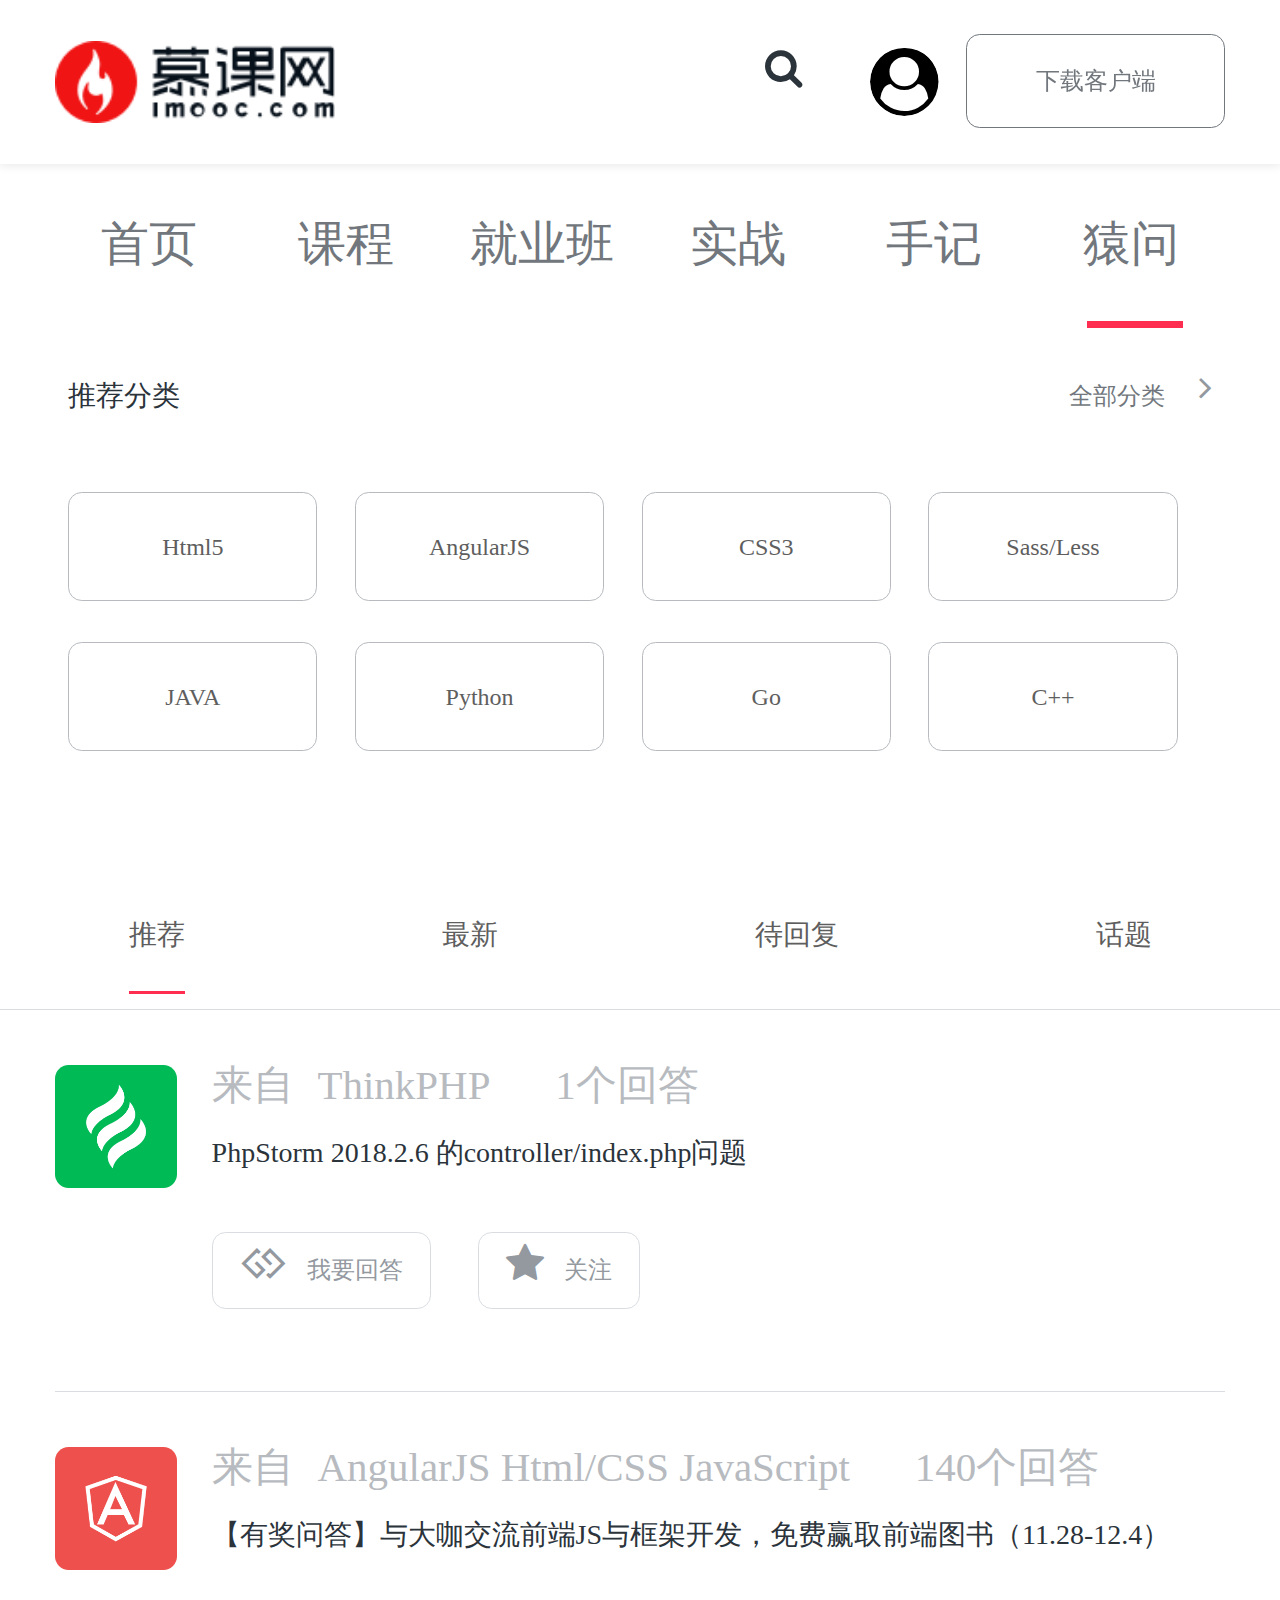
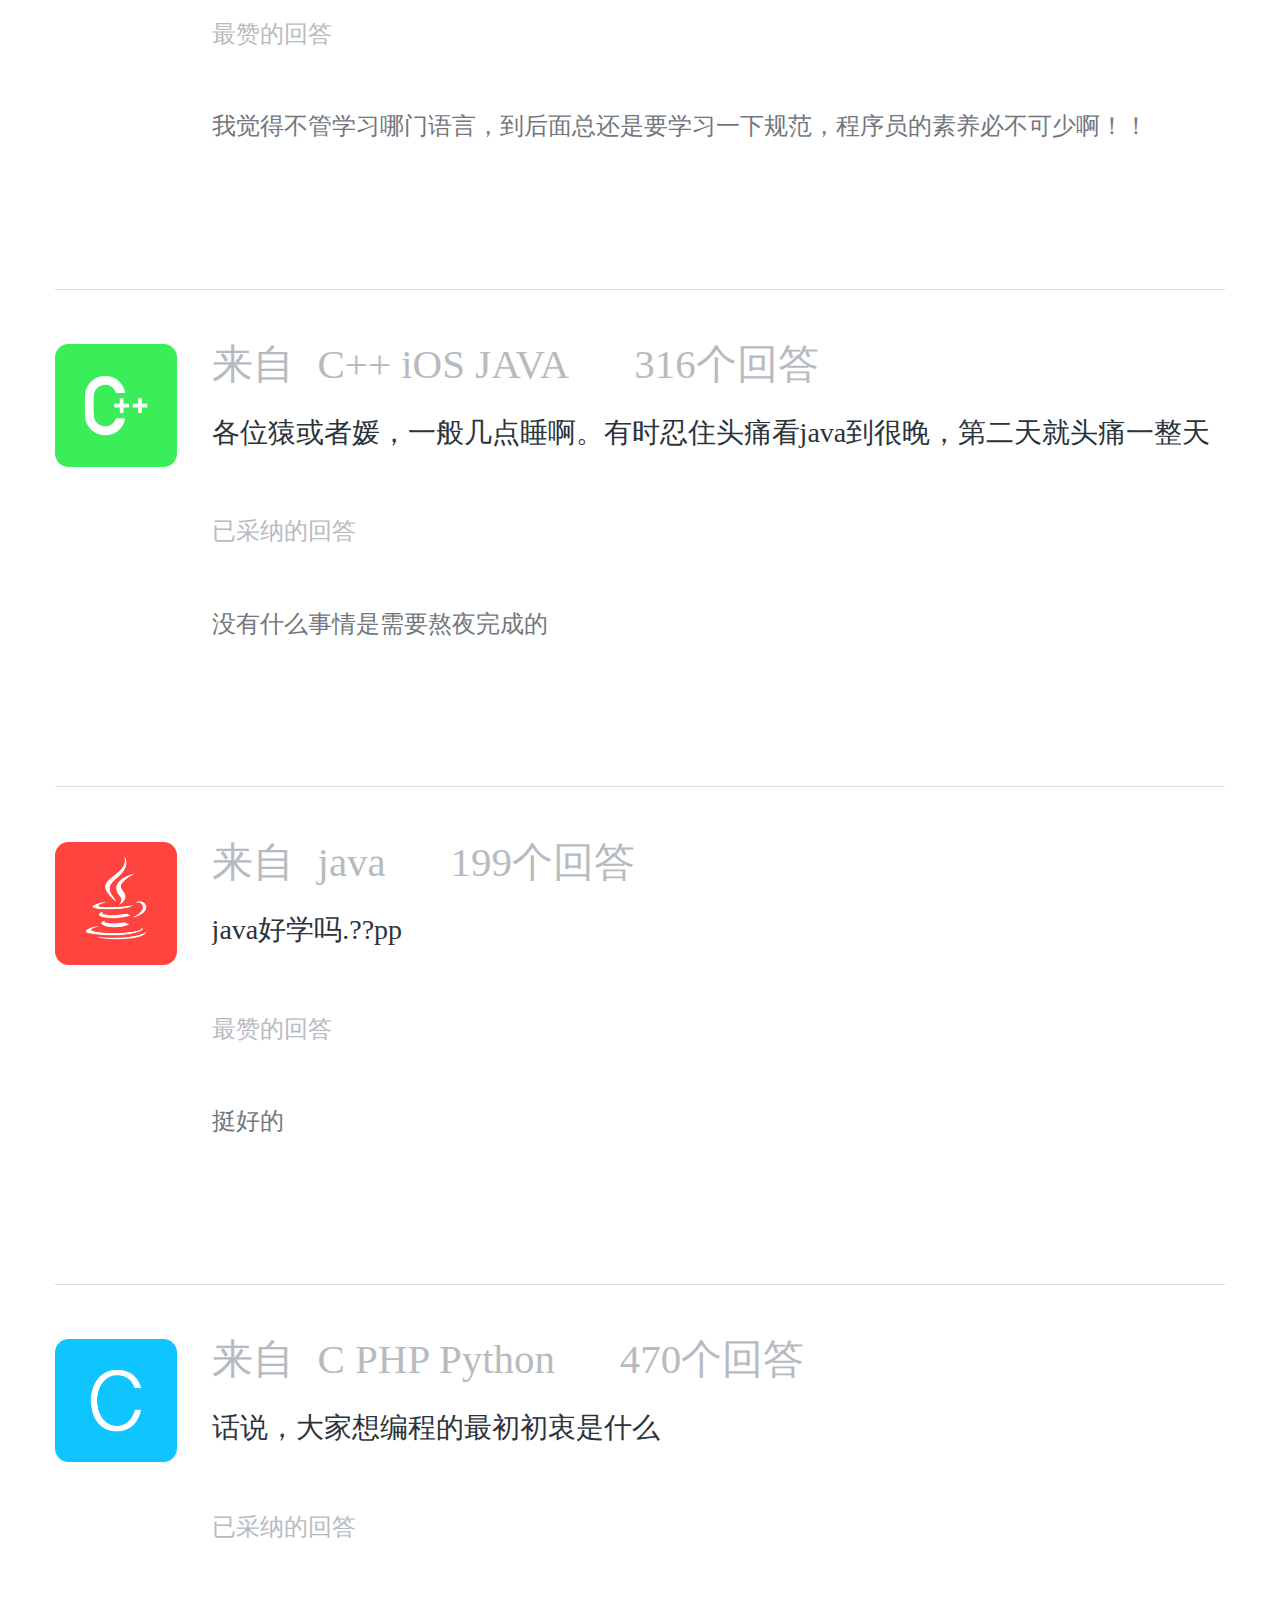
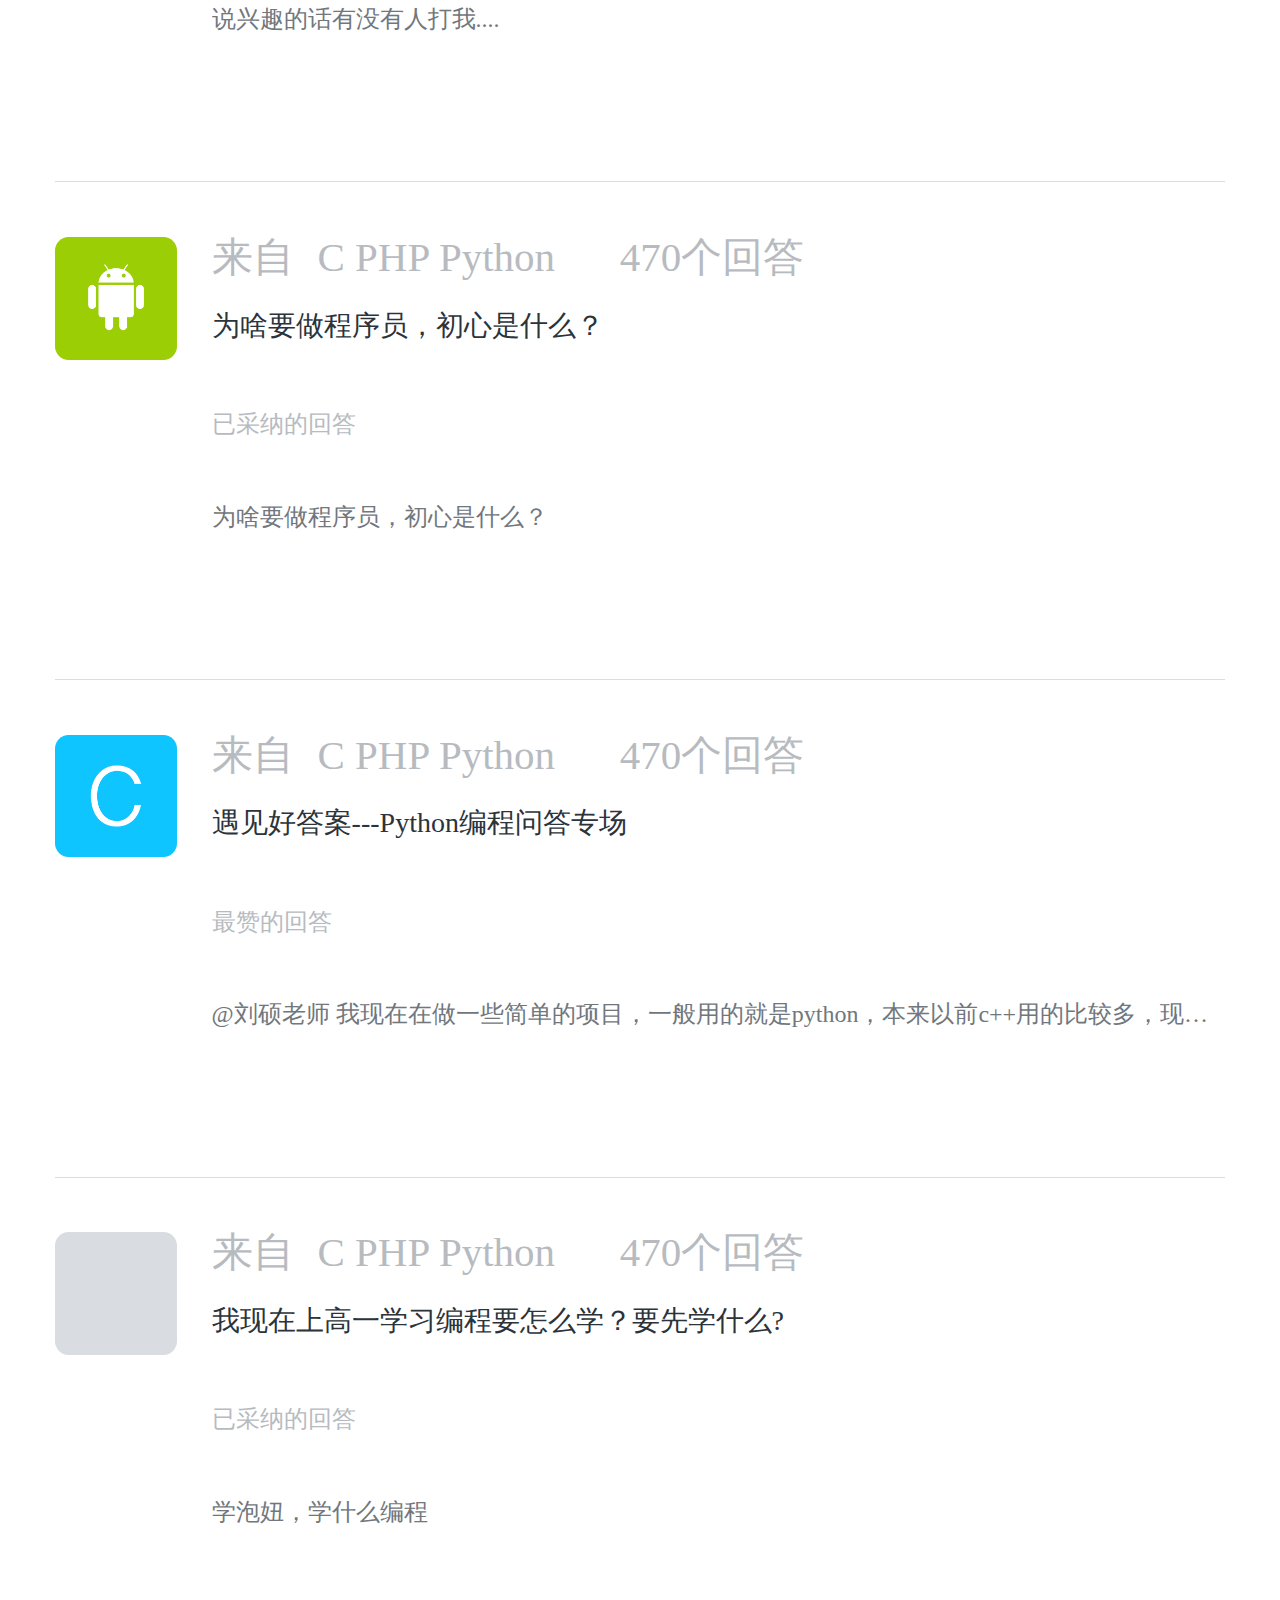
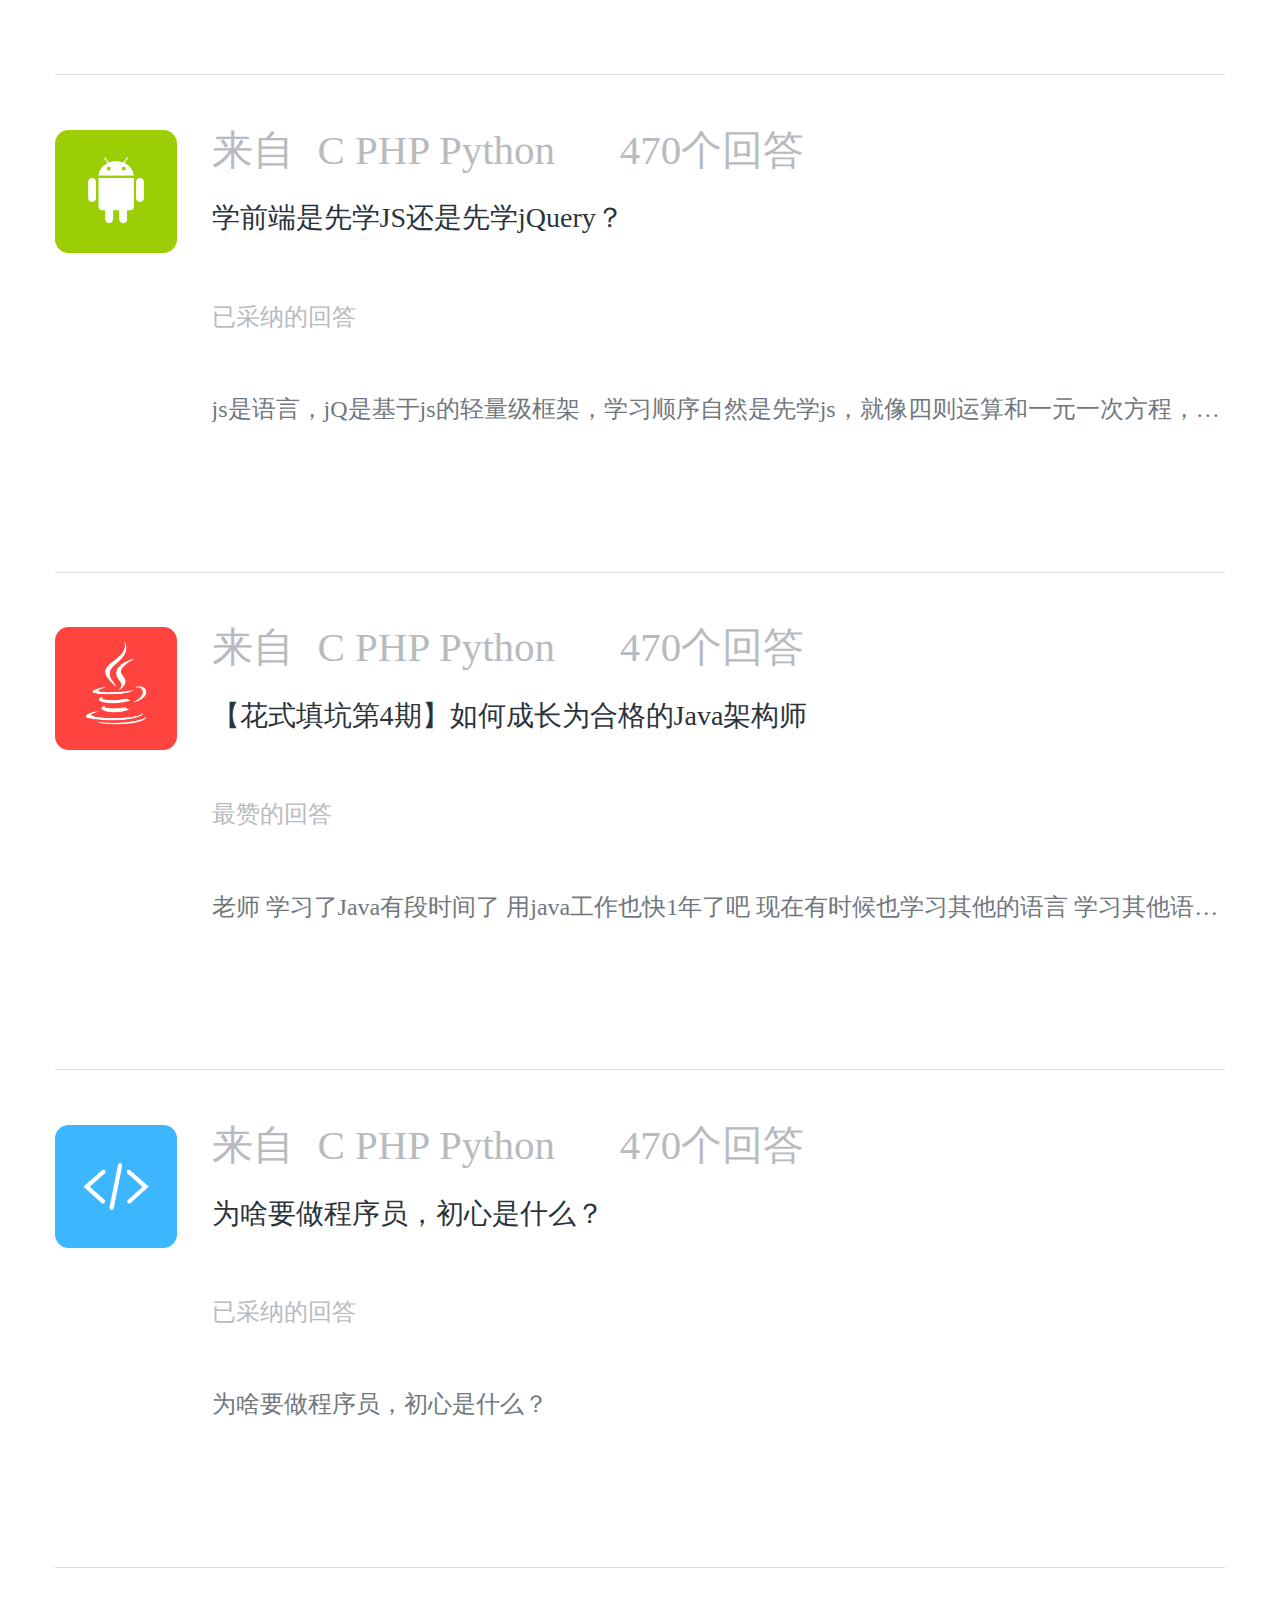
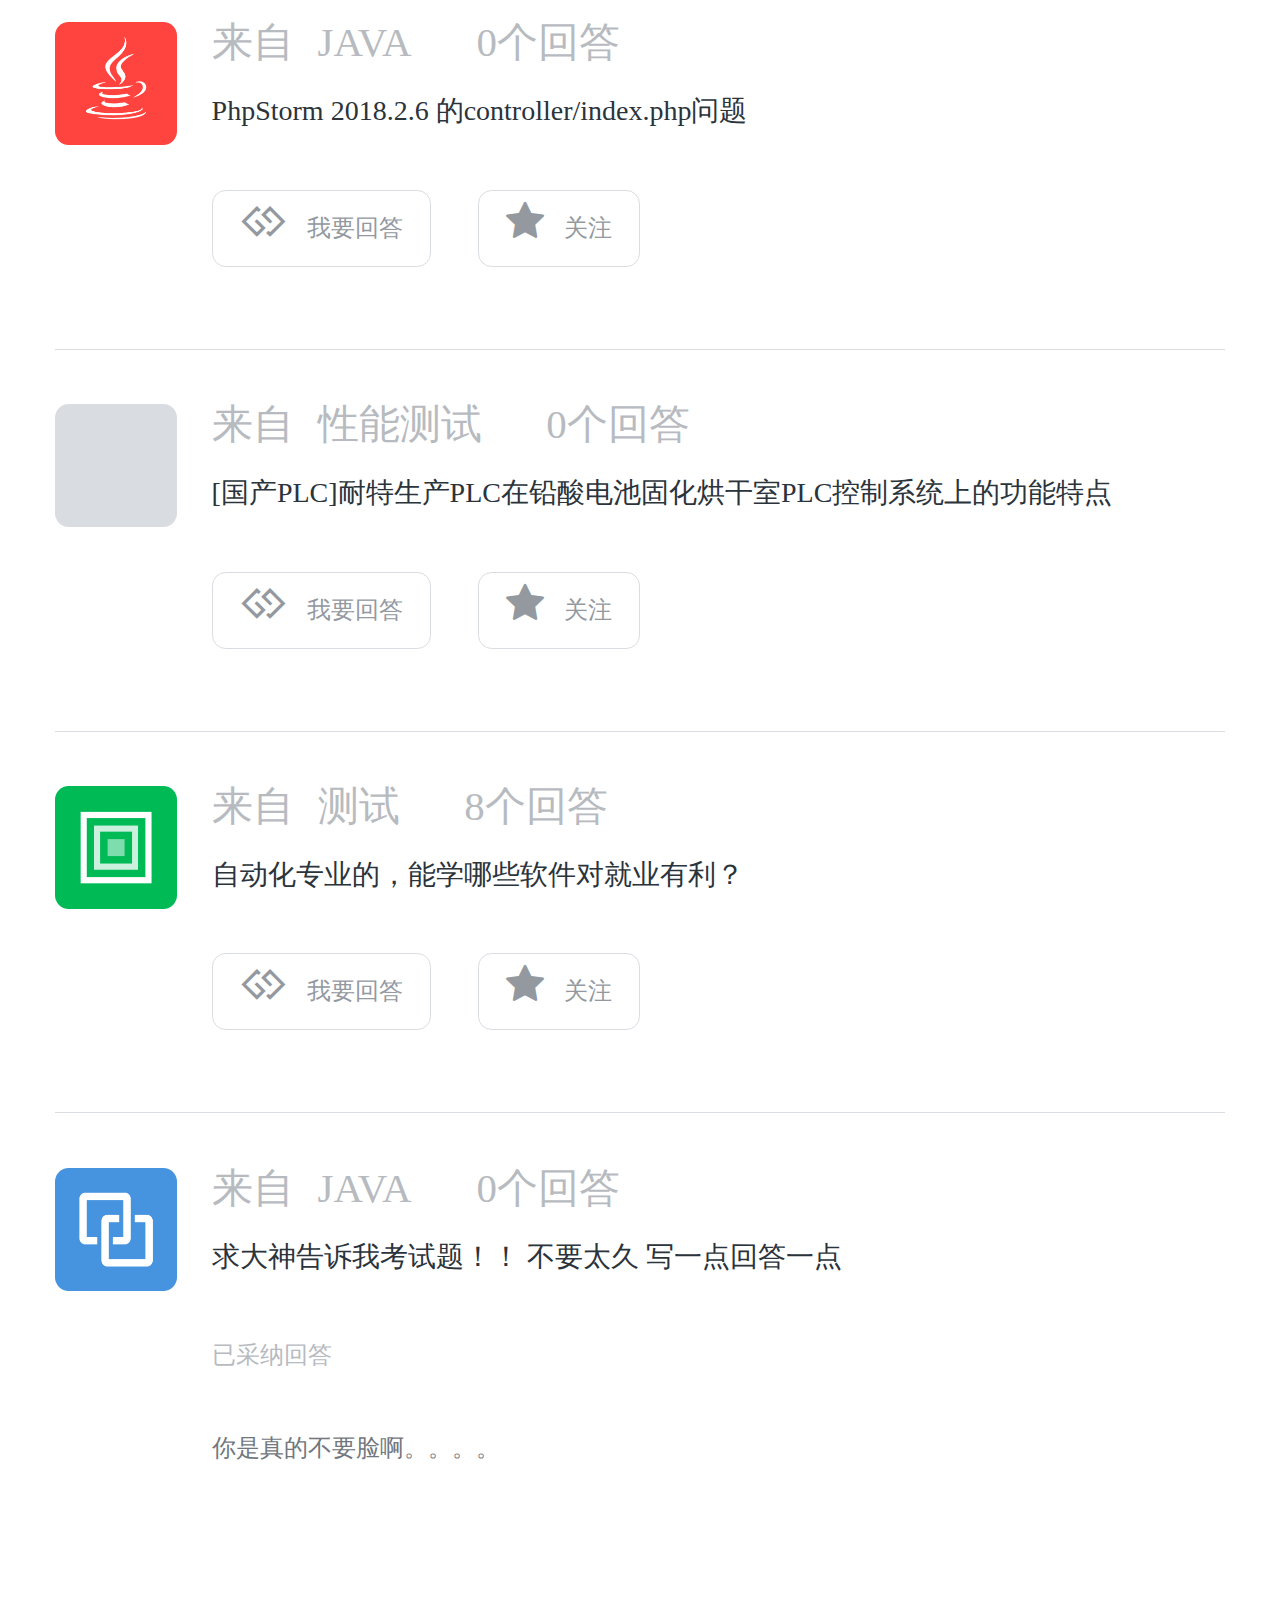
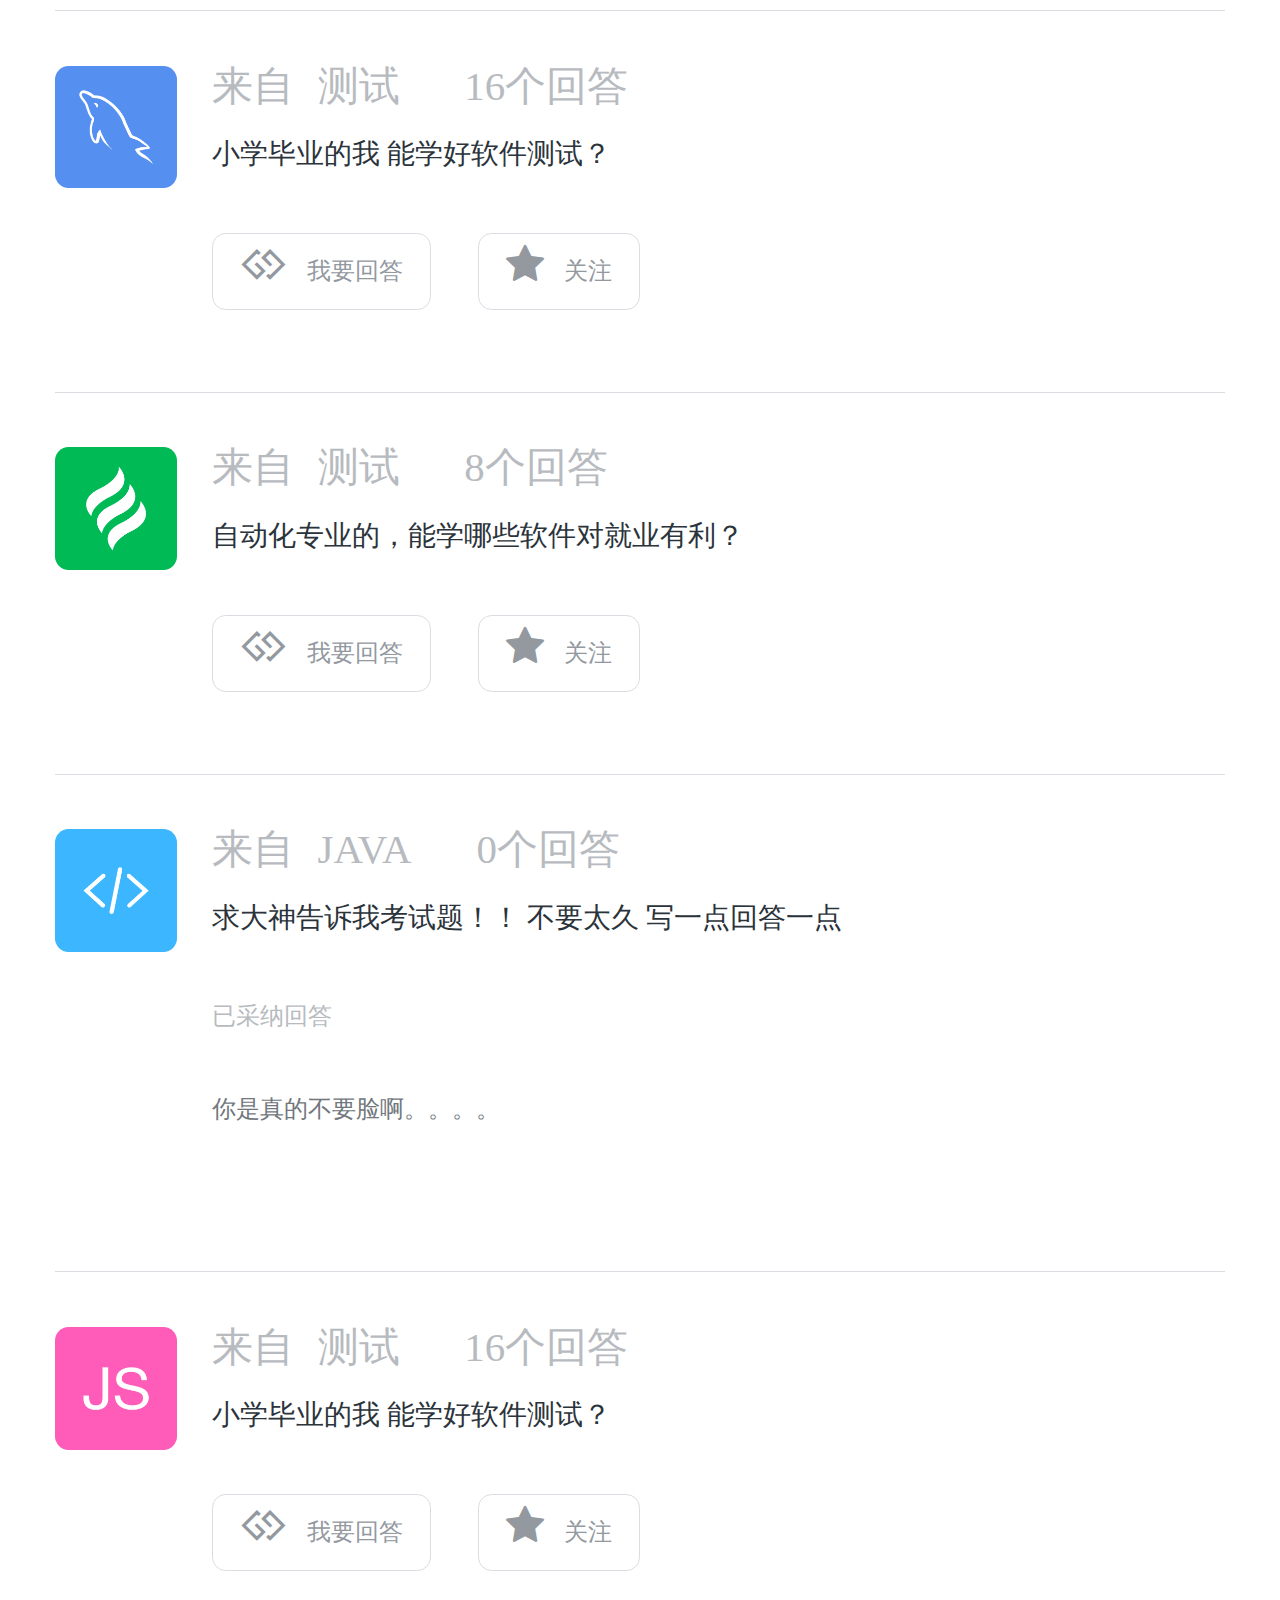
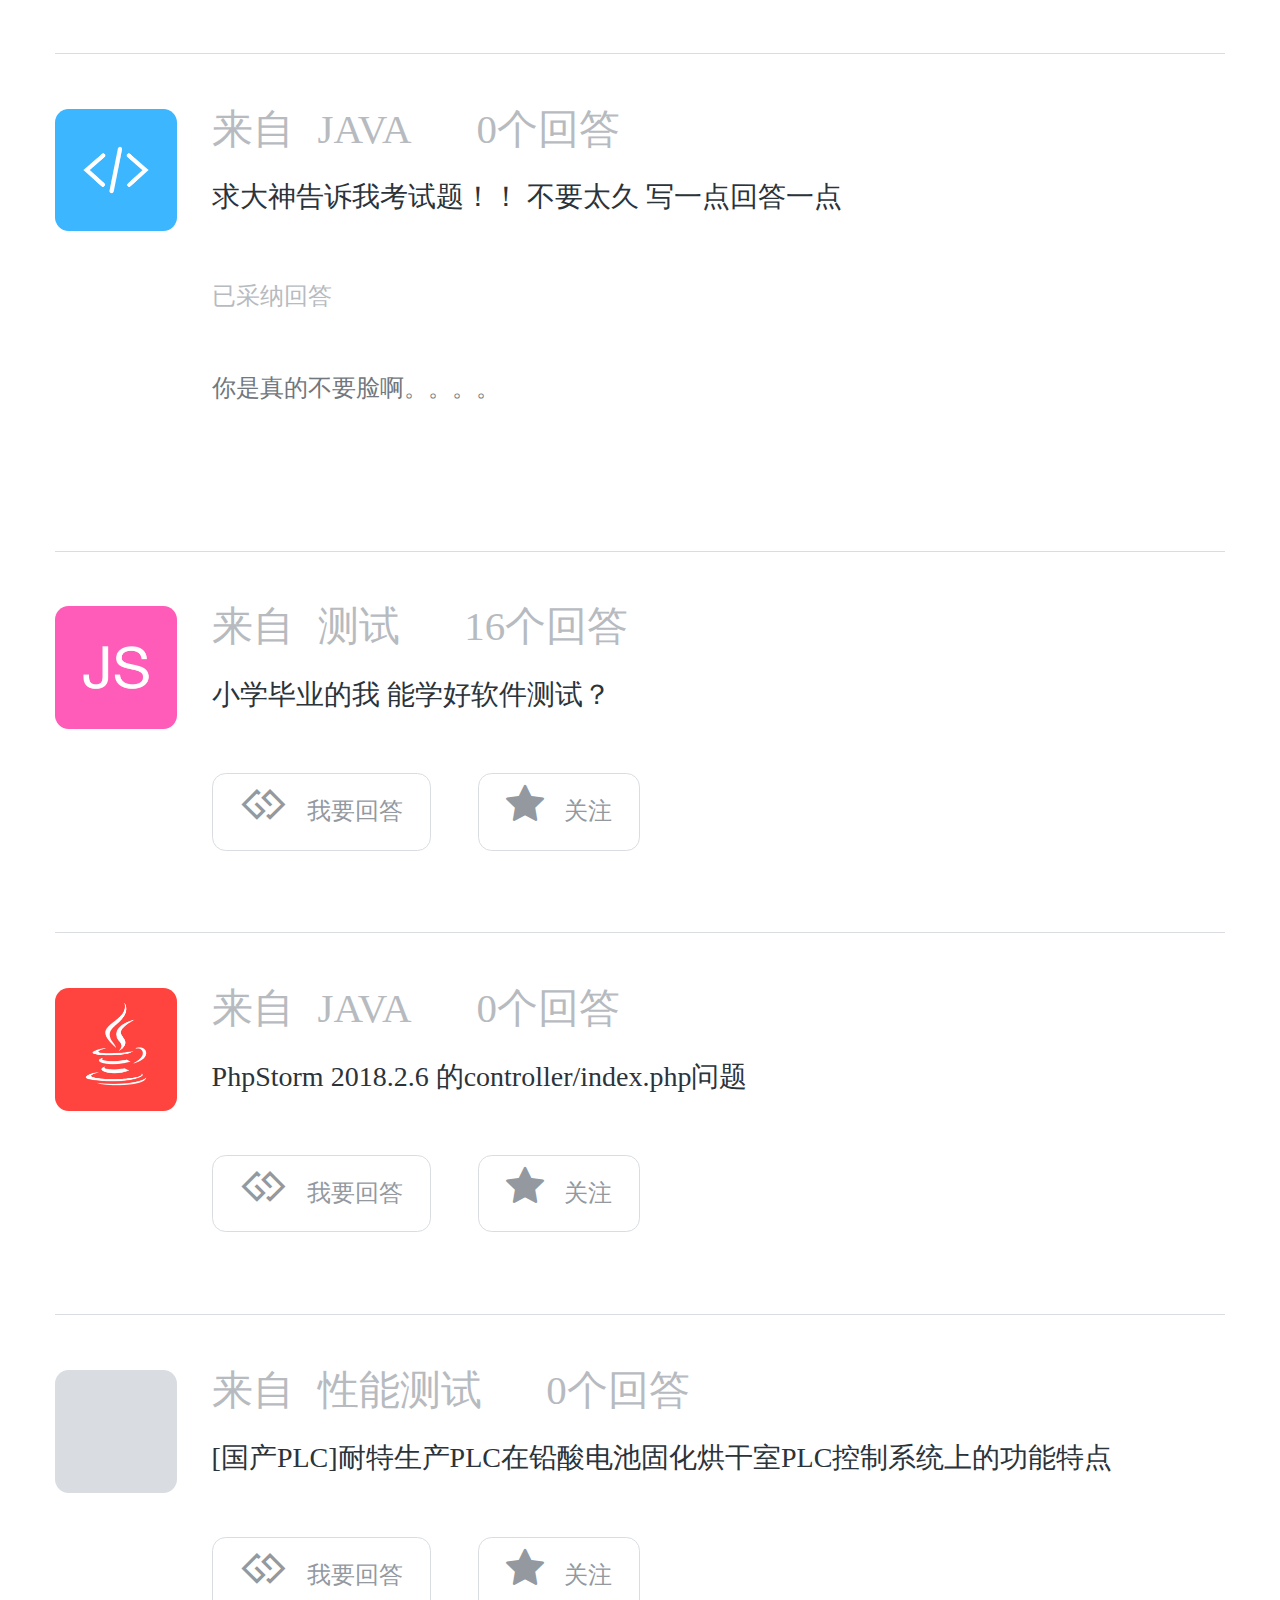
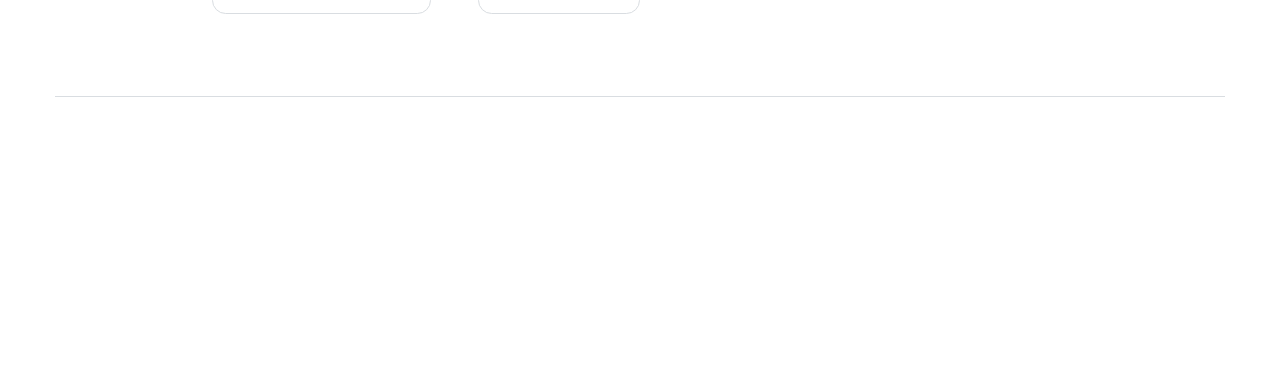
<file: yuanwen.html>
<!DOCTYPE html>
<html>
	<head>
		<meta charset="utf-8" />
		<!-- <meta name="viewport" content="width=device-width, initial-scale=1"> -->
		<link rel="stylesheet" type="text/css" href="css/common.css" />
		<link rel="stylesheet" type="text/css" href="css/swiper.css" />
		<link rel="stylesheet" type="text/css" href="css/yuanwen.css" />
		<link rel="stylesheet" type="text/css" href="css/font-awesome.min.css" />
		<script src="js/rem.js" type="text/javascript" charset="utf-8"></script>
		<script src="js/swiper.js" type="text/javascript" charset="utf-8"></script>
		<script src="js/jquery.min.js" type="text/javascript" charset="utf-8"></script>
		<script src="js/yuanwenList.js" type="text/javascript" charset="utf-8"></script>
		<title>IT技术问答平台_-慕课网猿问</title>
	</head>
	<body style="height: 3000px;">
		<div class="box">
			<div class="header">
				<div class="header-center clearfix">
					<a href="javascript:;" class="logo fl">
						<img src="img/下载.png">
					</a>
					<a href="javascript:;" class="app-load fr">
						<span>下载客户端</span>
					</a>
					<a href="javascript:;" class="user fr">
						<i class="fa fa-user-circle"></i>
					</a>
					<i class="fa fa-search header-search fr" aria-hidden="true" id="header-search"></i>
					<form class="search-box" style="display: none;">
						<div class="search-input">
							<input type="text" placeholder="请输入搜索关键词" />
							<div class="search-btn fr">
								<i class="fa fa-search fr header-search" aria-hidden="true"></i>
							</div>
						</div>
						<a href="javascript:;" class="quxiao fr">取消</a>
					</form>
				</div>
			</div>
			<div class="search-record" style="display: none;">
				<div class="search-hot-box">
					<p class="search-tit">热门搜索</p>
					<dl class="clearfix">
						<dd><a href="javascript:;">java</a></dd>
						<dd><a href="javascript:;">phython</a></dd>
						<dd><a href="javascript:;">vue</a></dd>
						<dd><a href="javascript:;">spring</a></dd>
						<dd><a href="javascript:;">小程序</a></dd>
						<dd><a href="javascript:;">Linux</a></dd>
						<dd><a href="javascript:;">react</a></dd>
						<dd><a href="javascript:;">mysql</a></dd>
						<dd><a href="javascript:;">微信小程序</a></dd>
					</dl>
				</div>
				<a href="javascript:;" class="search-type">查看课程分类</a>
			</div>
			<div class="wraper">
				<div class="container">
					<div class="header-menu">
						<ul class="clearfix">
							<li>
								<a href="index.html">首页</a>
								<!-- <div class="line"></div> -->
							</li>
							<li>
								<a href="kecheng.html?articleId=1">课程</a>
							</li>
							<li>
								<a href="jiuyeban.html">就业班</a>
								
							</li>
							<li>
								<a href="shizhan.html">实战</a>
							</li>
							<li>
								<a href="shouji.html">手记</a>
							</li>
							<li>
								<a href="yuanwen.html" class="cur">猿问</a>
								<div class="line"></div>
							</li>
						</ul>
					</div>
					<!-- 推荐分类 -->
					<div class="wenda-wrap">
						<div class="fixed-wrap">
							<div class="cbk-block">
								<div class="tuijian">
									<div class="tuijian-title clearfix">
										<span class="fl">推荐分类</span>
										<i class="fa fa-angle-right jiantou fr"></i>
										<a href="javascript:;" class="fr more">全部分类</a>
									</div>
									<div class="tuijan-list clearfix">
										<li class="ct1 fl"><a href="javascript:;">Html5</a></li>
										<li class="ct1 fl"><a href="javascript:;">AngularJS</a></li>
										<li class="ct1 fl"><a href="javascript:;">CSS3</a></li>
										<li class="ct1 fl"><a href="javascript:;">Sass/Less</a></li>
										<li class="ct1 fl"><a href="javascript:;">JAVA</a></li>
										<li class="ct1 fl"><a href="javascript:;">Python</a></li>
										<li class="ct1 fl"><a href="javascript:;">Go</a></li>
										<li class="ct1 fl"><a href="javascript:;">C++</a></li>
									</div>
								</div>
							</div>
							<div class="list-nav">
								<div class="nav-block active-nav">
									<a href="yuanwen.html"><span>推荐</span></a>
								</div>
								<div class="nav-block">
									<a href="new.html"><span>最新</span></a>
								</div>
								<div class="nav-block">
									<a href="daihuifu.html"><span>待回复</span></a>
								</div>
								<div class="nav-block">
									<a href="huati.html"><span>话题</span></a>
								</div>
							</div>
						</div>
						<div class="list-wrap">
							<ul class="list-w" id="articlelist">
								<!-- 动态添加的内容 -->
							</ul>
							<!-- 模板 -->
							<div id="itemHtml" style="display: none;">
								<li class="wd-block clearfix" articleFl="$articleFl$">
									<a href="javascript:;">
										<div class="left-block fl" style="background-image:url(imgs/09.jpg);"></div>
									</a>
									<div class="right-block fl $articleClass$">
										<p class="r-c-txt">
											<span>$articleLz$</span>
											<span class="r-c-from">$articleFrom$</span>
											<span>$articleAwn$</span>
										</p>
										<div class="r-c-content">$articleContent$</div>
										<p class="rs-tip">$articleTip$</p>
										<div class="rs-answer">$articleAnswer$</div>
										<div class="btns">
											<a href="javascript:;" class="huida">
												<i class="fa fa-gg" aria-hidden="true" ></i>
												<span>$articleFa$</span>
											</a>
											<a href="javascript:;" class="hudong">
												<i class="fa fa-star" aria-hidden="true"></i>
												<span class="gz-txt">$articleTxt$</span>
											</a>
										</div>
									</div>	
								</li>
							</div>
							<!-- 模板结束 -->
							
						</div>
					</div>
				</div>
			</div>
		</div>
		<script src="js/yuanwen.js" type="text/javascript" charset="utf-8"></script>
		<script src="js/toubu.js" type="text/javascript" charset="utf-8"></script>
	</body>
</html>
</file>
<file: css/common.css>
/*初始化css样式表*/
article, aside, details, figcaption, figure, footer, header, hgroup, menu, nav, section {margin: 0;padding: 0;}
body,  p, blockquote,  pre, form, fieldset, legend, button, input, textarea, th, td { margin:0; padding:0; } 
body, button, input, select, textarea { font:12px/1.5tahoma, arial, \5b8b\4f53; } 
h1, h2, h3, h4, h5, h6{ font-size:100%; }
article, aside, details, figcaption, figure, footer, header, hgroup, menu, nav, section {
    display: block;
}
address, cite, dfn, em, var { font-style:normal; } 
code, kbd, pre, samp { font-family:couriernew, courier, monospace; } 
small{ font-size:12px; } 

input{border:0; outline:none;}
a { text-decoration:none; } 
/* a:hover { text-decoration:underline; } */
sup { vertical-align:text-top; } 
sub{ vertical-align:text-bottom; } 
legend { color:#000; } 
fieldset, img { border:0; } 
button, input, select, textarea { font-size:100%; } 
table { border-collapse:collapse; border-spacing:0; }
/*css为clearfix，清除浮动*/
.clearfix::before,
.clearfix::after{
    content: "";
    height: 0;
    line-height: 0;
    display: block;
    visibility: hidden;
    clear: both;
}
.clearfix:after{clear:both;} 
.clearfix{ 
    zoom:1;/*IE/7/6*/
}

/* 该项目的公共样式 */

.fl{
	float: left;
}
.fr{
	float: right;
}
.box{
	width: 100%;
	height: 100%;
}

a{
	display: inline-block;
}
a, button {
    border: none;
    text-decoration: none;
}
*{
	box-sizing: border-box;
}
div{
	box-sizing: border-box;
	margin: 0;
	padding: 0;
}
</file>
<file: css/yuanwen.css>
h1,h2,h3,h4,h5,h6,dd,dl,dt,p,ul,li,span,i,a,strong{
	margin: 0;padding: 0;
}
body{
	max-height: 999999px
}
.header{
	width: 100%;
    height: 0.96rem;
    padding: 0.2rem 0.32rem 0;
    position: fixed;
    top: 0;
    background: #fff;
    z-index: 99999;
    box-shadow: 0 0 10px 1px rgba(7,17,27,.1);
}
.header-center{
	width: 100%;
    font-size: .24rem;
    line-height: .4rem;
    box-sizing: border-box;
}
.logo{
	display:block;
	width: 1.64rem;
	height: 0.48rem;
	margin-top: 0.04rem;
}
.logo img{
	width: 100%;
	height: 100%;
}
.app-load{
	font-size: 24px;
	line-height: .54rem;
    color: #71777D;
    width:1.52rem;
    text-align: center;
    border: 1px solid #71777D;
    border-radius:0.08rem;
    margin-left: 0.16rem;
    box-sizing: border-box;
}
.app-load span{
	display: inline-block;
    width: 100%;
}
.user{
	display: inline-block;
    color: inherit;
    width: .4rem;
    height: .4rem;
    border-radius: .22rem;
    margin-top: .08rem;
    font-size: 0;
    overflow: hidden;
}
.user i{
	display: block;
	width: .4rem;
	height: .4rem;
	border-radius: .22rem;
	color: #000000;
	font-size: .4rem;
}
.header-search{
	display: block;
	float: right;
    font-size: 40px!important;
    color: #2B333B;
    letter-spacing: 0;
    margin-top: .08rem;
    line-height: 0.44rem;
    margin-right: .4rem;
	font-weight: 300!important;
	font-style: normal;
}
/* 隐藏的搜索框 */
.search-box{
	width: 100%;
    margin-left: 0;
    background: #fff;
	display: block;
	border-radius:0.08rem;
}
.search-input{
	width: 5.96rem;
	border: 2px solid #F3F5F7;
    border-radius:0.08rem;
    height:0.64rem;
	padding: 0 0.24rem;
	position: relative;
	display: inline-block;
}
.search-input input{
	display:inline-block;
	width: 100%;
    height: 100%;
    border: 0;
    font-size:0.28rem;
    color: #B7BBBF;
	background: #FFFFFF;
	padding: 0.08rem 0;
	box-sizing: border-box;
}
.search-btn{
	position: absolute;
	color: #B7BBBF;
    letter-spacing: 0;
    line-height:0.36rem;
    bottom: .12rem;
	font-size: 36px;
	right: .24rem;
    top: .12rem;
}
.search-btn .header-search{
	color: #B7BBBF;
	font-weight: 200;
	font-size: 35px!important;
	margin-right: 0;
}
.quxiao{
	display:inline-block;
    font-size: 0.28rem;
    color: #2B333B;
    letter-spacing: 0;
    line-height: .32rem;
    margin-top: .16rem;
    margin-left: .32rem;
}
.search-record{
	position: relative;
    z-index: 99998;
    background-color: #fff;
    padding:0.96rem 0.2rem 0;
    height: 100%;
}
.search-tit{
	font-size: 28px;
	color: #2B333B;
    letter-spacing: 0;
    line-height:0.4rem;
    margin-top: .2rem;
    margin-bottom: .16rem;
}
.search-hot-box dl{
	margin-bottom: 0.4rem;
	margin: 0 0 0.4rem 0;
}
.search-hot-box dd{
	float: left;
	margin: 0 0.12rem 0.12rem 0;
}
.search-hot-box dd a{
	font-size: 24px;
	display: block;
	color:#71777D;
	letter-spacing: 0;
	background: #F3F5F7;
	padding: 0.12rem 0.3rem;
	border-radius: 0.08rem;
	line-height: 0.36rem;
}
.search-type{
	color: #5e5e5e;
	display: block;
    padding-top: .2rem;
    padding-bottom:0.2rem;
    margin: auto;
    width:3.6rem;
    letter-spacing:0.04rem;
    text-align: center;
    line-height:0.32rem;
    border: 1px solid #D9DDE1;
    border-radius:0.36rem;
	font-size: 24px;
}
/* wraper */
.wraper{
	padding-top:0.96rem;
    padding-bottom:0.98rem;
}
/* 头部导航栏 */
.header-menu{
	height:0.96rem;
    background: #fff;
    width: 100%;
	visibility: visible;
	position: fixed;
	z-index:9999;
	top: 0.96rem;
	
}
.header-menu ul{
	display: flex;
    height: 100%;
    flex: 1;
    padding-left:0.3rem;
    padding-right:0.3rem;
    justify-content: space-around;
	margin: 0;
}
.header-menu li{
	list-style: none;
	margin: 0;
	float: left;
	width: 20%;
    text-align: center;
    position: relative;
}
.header-menu ul a{
	display: block;
    font-size:0.28rem;
    color: #71777D;
    letter-spacing: 0;
    padding-top:0.28rem;
    padding-bottom:0.28rem;
	margin: 0;
}
.header-menu .cur a{
	color: #FF2D50;
}
.line{
	position: absolute;
	width: 0.56rem;
	height: 0.03984rem;
	background: #FF2D50;
	bottom: 0;
	left:28%;
}
/* 头部导航栏结束 */
.wenda-wrap{
	background:#f3f5f7;
	margin-top:1.2rem;
}
.fixed-wrap{
	width: 100%;
    background: #fff;
    z-index: 10000;
}
.cbk-block{
	height: 100%;
	background:#f3f5f7;
}
.tuijian{
	padding:0 0.4rem;
	margin-bottom:0.16rem;
	background: #FFFFFF;
}
.tuijian-title{
	margin-top: 0.32rem;
	margin-bottom: 0.4rem;
}
.tuijian-title span{
	font-size: 28px;
	color: #2B333B;
    letter-spacing: 0;
    line-height:0.32rem;
}
.tuijian-title .jiantou{
	width:auto;
    text-align: center;
    display: inline-block;
    font-size:36px;
    vertical-align: middle;
	color:#93999F;
	padding-left: 0.2rem;
}
.tuijian-title .more{
	font-size: 24px;
    max-width: 4.2rem;
    overflow: hidden;
    text-overflow: ellipsis;
    white-space: nowrap;
    color: #71777D;
	line-height: 0.32rem;
}
/* tuijan-list */
.tuijan-list{
	margin-left: -0.22rem;
	margin-top: -0.24rem;
	padding-bottom: 0.48rem;
}
.tuijan-list li{
	font-size:0px;
	overflow: hidden;
    text-overflow: ellipsis;
    white-space: nowrap;
    margin-left:0.22rem;
    margin-top:0.24rem;
    text-align: center;
    line-height:0.64rem;
    height:0.64rem;
    width:1.46rem;
    border: 1px solid #B7BBBF;
    border-radius:0.08rem;
	list-style: none;
}
.tuijan-list li a{
	color: #5e5e5e;
	text-decoration: none;
	font-size: 24px;
}
/* list-nav */
.list-nav{
	font-size: 28px;
	height: 0.88rem;
	line-height: 0.88rem;
	color:#71777D;
	background-color: #fff;
    border-bottom: 1px solid #D9DDE1;
	align-items: center;
    display: -webkit-box;
}
.nav-block{
	-webkit-box-flex: 1;
    box-flex: 1;
    text-align: center;
}
.nav-block a{
	color:#5e5e5e;
}
.nav-block a span{
	padding-bottom: 0.24rem;
}
.active-nav span{
	border-bottom:3px solid #FF2D50;
}
/* js导入的内容 */
.list-wrap{
	background: #FFFFFF;
	padding-bottom: 0.32rem;
}
.list-w{
	margin-bottom: 0.32rem;
	list-style: none;
}
.list-w li{
	list-style: none;
	float: none;
	border-bottom: 1px solid #D9DDE1;
	position: relative;
	padding:0.32rem 0 0.48rem;
	margin: 0 0.32rem;
}
.list-w li a{
	color: #5E5E5E;
	text-decoration: none;
	font-size:24px;
}
.left-block{
	background-color: #D9DDE1;
    height:0.72rem;
    width:0.72rem;
    border-radius:0.08rem;
    position: absolute;
    background-size: cover;
    background-repeat: no-repeat;
	top:0.32rem;left: 0;
}
.right-block{
	margin-left: 0.92rem;
}
.r-c-txt{
	font-size:0.24rem;
	color: #B7BBBF;
    line-height: 1;
}
.r-c-from{
	margin: 0 0.32rem 0 0.08rem;
}
.r-c-content{
	margin-top:0.08rem;
    font-size:28px;
    color: #2B333B;
    line-height:0.39999rem;
    overflow: hidden;
    text-overflow: ellipsis;
    display: -webkit-box;
    -webkit-line-clamp: 2;
    -webkit-box-orient: vertical;
    word-break: break-all;
    word-wrap: break-word;
}
.rs-tip{
	margin: 0.16rem 0;
	line-height: 0.44rem;
	color: #B7BBBF;
	font-size: 24px;
}
.rs-answer{
	font-size: 24px;
	color: #71777D;
    line-height:0.32rem;
    font-weight: 200;
    overflow: hidden;
    text-overflow: ellipsis;
	white-space: nowrap;
    display: -webkit-box;
    -webkit-line-clamp:2;
    -webkit-box-orient: vertical;
    word-break: break-all;
    word-wrap: break-word;
	height: 0.63rem;
	width: 5.94rem;
}
/* 我要回答 */
.btns{
	margin-top: 0.26rem;
	font-size:24px;
	color: #93999F;
}
.huida{
	margin-right: 0.24rem;
	line-height:0.44rem;
    border: 1px solid #D9DDE1;
    border-radius:0.08rem;
    text-align: center;
    padding-left:0.16rem;
    padding-right:0.16rem;
    display: inline-block;
    color: #93999F;
	font-size:24px;
}
.btns i{
	margin-right: 0.08rem;
	font-size: 0.24rem;
	color:#93999F;
}
.btns span{
	color: #93999F;
}
.hudong{
	line-height:0.44rem;
    border: 1px solid #D9DDE1;
    border-radius:0.08rem;
    text-align: center;
	padding-left:0.16rem;
	padding-right:0.16rem;
    display: inline-block;
    color: #93999F;
}
.right-block.focus .rs-tip{
	display: none;
}
.right-block.focus .rs-answer{
	display: none;
}
.right-block.focus .btns{
	display: block;
}
.right-block.great .btns{
	display: none;
}
.right-block.great .rs-tip{
	display: block;
}
.right-block.great .rs-answer{
	display: block;
}

/* 点击加载更多 */
.more-block a{
	width: 3.6rem;
	height: 0.72rem;
	display:block;
	margin: auto;
	border:1px solid #d9dde1;
	border-radius: 0.38rem;
	text-align: center;
	font-size: 24px;
	color: #71777D;
	line-height: 0.72rem;
}


/* 话题 */
.issue-list{
	padding-top: 0.4rem;
}
.issue-list li{
	list-style: none;
	padding: 0 0.32rem 0.5rem;
	min-height:1.8rem;
    position: relative;
	font-size: 0px;
}
.issue-list li a{
	color: #5E5E5E;
	font-size: 24px;
	text-decoration: none;
}
.il-img{
	position: absolute;
	width: 1.8rem;
	height: 1.8rem;
	border-radius:0.08rem;
	background: #f6f7f9;
	overflow: hidden;
	background-repeat: no-repeat;
    background-size: cover;
    background-position: 50% 50%;
}
.il-right{
	margin-left: 2.04rem;
}
.il-title{
	font-size: 28px;
	color: #07111B;
    line-height:0.36rem;
    overflow: hidden;
    text-overflow: ellipsis;
    display: -webkit-box;
    -webkit-line-clamp: 2;
    -webkit-box-orient: vertical;
    word-break: break-all;
    word-wrap: break-word;
}
.il-content{
	margin-top:0.12rem;
    font-weight: 200;
    font-size: 24px;
    color: #71777D;
    line-height:0.36rem;
    overflow: hidden;
    text-overflow: ellipsis;
    display: -webkit-box;
    -webkit-line-clamp: 2;
    -webkit-box-orient: vertical;
    word-break: break-all;
    word-wrap: break-word;
}
.il-date{
	font-size: 20px;
	font-weight: 200;
	color: #71777D;
    line-height: .2rem;
    margin-top: .12rem;
}
.il-curr-menber{
	margin-top:0.2rem;
	line-height:0.32rem;
}
.il-curr-txt{
	font-size: 20px;
	color: #71777D;
}
.il-c-m{
	display:inline-block;
	width: 0.32rem;
	height: 0.32rem;
	background: #f3f5f7;
	border-radius: 50%;
	margin-left: 0.08rem;
	vertical-align: middle;
    background-repeat: no-repeat;
    background-size: cover;
}
</file>
<file: css/jiuyeban.css>
.header{
	width: 100%;
    height: 0.96rem;
    padding: 0.2rem 0.32rem 0;
    position: fixed;
    top: 0;
    background: #fff;
    z-index: 99999;
    box-shadow: 0 0 10px 1px rgba(7,17,27,.1);
}
.header-center{
	width: 100%;
    font-size: .24rem;
    line-height: .4rem;
    box-sizing: border-box;
}
.logo{
	display:block;
	width: 1.64rem;
	height: 0.48rem;
	margin-top: 0.04rem;
}
.logo img{
	width: 100%;
	height: 100%;
}
.app-load{
	font-size: 24px;
	line-height: .54rem;
    color: #71777D;
    width:1.52rem;
    text-align: center;
    border: 1px solid #71777D;
    border-radius:0.08rem;
    margin-left: 0.16rem;
    box-sizing: border-box;
}
.app-load span{
	display: inline-block;
    width: 100%;
}
.user{
	display: inline-block;
    color: inherit;
    width: .4rem;
    height: .4rem;
    border-radius: .22rem;
    margin-top: .08rem;
    font-size: 0;
    overflow: hidden;
}
.user i{
	display: block;
	width: .4rem;
	height: .4rem;
	border-radius: .22rem;
	color: #000000;
	font-size: .4rem;
}
.header-search{
	display: block;
	float: right;
    font-size: 40px!important;
    color: #2B333B;
    letter-spacing: 0;
    margin-top: .08rem;
    line-height: 0.44rem;
    margin-right: .4rem;
	font-weight: 300!important;
	font-style: normal;
}
/* 隐藏的搜索框 */
.search-box{
	width: 100%;
    margin-left: 0;
    background: #fff;
	display: block;
	border-radius:0.08rem;
}
.search-input{
	width: 5.96rem;
	border: 2px solid #F3F5F7;
    border-radius:0.08rem;
    height:0.64rem;
	padding: 0 0.24rem;
	position: relative;
	display: inline-block;
}
.search-input input{
	display:inline-block;
	width: 100%;
    height: 100%;
    border: 0;
    font-size:0.28rem;
    color: #B7BBBF;
	background: #FFFFFF;
	padding: 0.08rem 0;
	box-sizing: border-box;
}
.search-btn{
	position: absolute;
	color: #B7BBBF;
    letter-spacing: 0;
    line-height:0.36rem;
    bottom: .12rem;
	font-size: 36px;
	right: .24rem;
    top: .12rem;
}
.search-btn .header-search{
	color: #B7BBBF;
	font-weight: 200;
	font-size: 35px!important;
	margin-right: 0;
}
.quxiao{
	display:inline-block;
    font-size: 0.28rem;
    color: #2B333B;
    letter-spacing: 0;
    line-height: .32rem;
    margin-top: .16rem;
    margin-left: .32rem;
}
.search-record{
	position: relative;
    z-index: 99998;
    background-color: #fff;
    padding:0.96rem 0.2rem 0;
    height: 100%;
}
.search-tit{
	font-size: 28px;
	color: #2B333B;
    letter-spacing: 0;
    line-height:0.4rem;
    margin-top: .2rem;
    margin-bottom: .16rem;
}
.search-hot-box dl{
	margin-bottom: 0.4rem;
	margin: 0 0 0.4rem 0;
}
.search-hot-box dd{
	float: left;
	margin: 0 0.12rem 0.12rem 0;
}
.search-hot-box dd a{
	font-size: 24px;
	display: block;
	color:#71777D;
	letter-spacing: 0;
	background: #F3F5F7;
	padding: 0.12rem 0.3rem;
	border-radius: 0.08rem;
	line-height: 0.36rem;
}
.search-type{
	color: #5e5e5e;
	display: block;
    padding-top: .2rem;
    padding-bottom:0.2rem;
    margin: auto;
    width:3.6rem;
    letter-spacing:0.04rem;
    text-align: center;
    line-height:0.32rem;
    border: 1px solid #D9DDE1;
    border-radius:0.36rem;
	font-size: 24px;
}
/* wraper */
.wraper{
	padding-top:0.96rem;
    padding-bottom:0.98rem;
}
/* 头部导航栏 */
.header-menu{
	height:0.96rem;
    background: #fff;
    width: 100%;
	visibility: visible;
	position: fixed;
	z-index:9999;
	top: 0.96rem;
	
}
.header-menu ul{
	display: flex;
    height: 100%;
    flex: 1;
    padding-left:0.3rem;
    padding-right:0.3rem;
    justify-content: space-around;
	margin: 0;
}
.header-menu li{
	list-style: none;
	margin: 0;
	float: left;
	width: 20%;
    text-align: center;
    position: relative;
}
.header-menu ul a{
	display: block;
    font-size:0.28rem;
    color: #71777D;
    letter-spacing: 0;
    padding-top:0.28rem;
    padding-bottom:0.28rem;
	margin: 0;
}
.header-menu .cur a{
	color: #FF2D50;
}
.line{
	position: absolute;
	width: 0.56rem;
	height: 0.03984rem;
	background: #FF2D50;
	bottom: 0;
	left:28%;
}
/* 头部导航栏结束 */
/* page-index开始 */
.page-index nav{
	width: 100%;
	overflow-x: auto;
	background: #FFFFFF;
	margin-top: 0.96rem;
}
.nav-list{
	display: table;
    white-space: nowrap;
	margin: 0;
	padding: 0;
}
.nav-list dd{
	margin: 0;
	padding: 0;
	display: table-cell;
    text-align: center;
}
.nav-list dd a{
	margin: 0;
	display: block;
	padding: 0.4rem 0.3rem;
	color: #5E5E5E;
	font-size: 24px;
}
.nav-list i{
	margin: 0;
	padding: 0;
	display: inline-block;
	width: 0.64rem;
	height: 0.64rem;
	border-radius: 0.64rem;
}
.nav-list .i-web{
	background: url(../img/web.png)no-repeat center center;
}
.nav-list .i-java{
	background: url(../img/java.png)no-repeat center center;
}
.nav-list .i-andriod{
	background: url(../img/android.png)no-repeat center center;
}
.nav-list .i-php{
	background: url(../img/php2x.png)no-repeat center center;
}
/* nav结束 */
/* course-list 开始*/
.course-list{
	padding-left: 0.28rem;
	padding-top: 0.08rem;
	background: #FFFFFF;
}
.course-list ul{
	background: #FFFFFF;
	margin: 0;
	padding: 0;
}
.course-list li{
	list-style: none;
	float:left;
	margin-right: 0.14rem;
	margin-bottom: 0.24rem;
	width: 3.4rem;
	height:3.76rem;
	background-size: cover;
	background: url(../img/course_bg.png)no-repeat center center;
}
.course-list a{
	color: #5E5E5E;
	text-decoration: none;
	display: block;
}
.course-img{
	position: relative;
	width:3.24rem;
	height:1.44rem;
	margin:auto;
	overflow: hidden;
	border-radius: 0.08rem;
}
.course-img img{
	width: 100%;
	height: 100%;
	display: inline;
}
.course-tit{
	padding: 0.16rem 0.2rem;
}
.course-title{
	line-height: 0.3999999rem;
	font-size: 28px;
	height: 0.8rem;
	overflow: hidden;
	color: #2B333;
	text-overflow: ellipsis;
	display: -webkit-box;
    -webkit-line-clamp: 2;
    -webkit-box-orient: vertical;
	font-weight: 300;
}
h1,h2,h3,h4,h5,h6,dd,dl,dt,p,ul,li,span,i,a{
	margin: 0;padding: 0;
}
.course-info{
	color: #71777D;
	font-size: 20px;
	line-height:0.24rem;
	margin-top: 0.16rem;
}
.now-price{
	font-size: 20px;
	margin-right: 0.16rem;
	line-height:0.36rem;
	color: #2B333B;
	margin-top: 0.16rem;
}
</file>
<file: css/kecheng.css>
h1,h2,h3,h4,h5,h6,dd,dl,dt,p,ul,li,span,i,a,strong{
	margin: 0;padding: 0;
}
body{
	max-height: 999999px
}
.header{
	width: 100%;
    height: 0.96rem;
    padding: 0.2rem 0.32rem 0;
    position: fixed;
    top: 0;
    background: #fff;
    z-index: 99999;
    box-shadow: 0 0 10px 1px rgba(7,17,27,.1);
}
.header-center{
	width: 100%;
    font-size: .24rem;
    line-height: .4rem;
    box-sizing: border-box;
}
.logo{
	display:block;
	width: 1.64rem;
	height: 0.48rem;
	margin-top: 0.04rem;
}
.logo img{
	width: 100%;
	height: 100%;
}
.app-load{
	font-size: 24px;
	line-height: .54rem;
    color: #71777D;
    width:1.52rem;
    text-align: center;
    border: 1px solid #71777D;
    border-radius:0.08rem;
    margin-left: 0.16rem;
    box-sizing: border-box;
}
.app-load span{
	display: inline-block;
    width: 100%;
}
.user{
	display: inline-block;
    color: inherit;
    width: .4rem;
    height: .4rem;
    border-radius: .22rem;
    margin-top: .08rem;
    font-size: 0;
    overflow: hidden;
}
.user i{
	display: block;
	width: .4rem;
	height: .4rem;
	border-radius: .22rem;
	color: #000000;
	font-size: .4rem;
}
.header-search{
	display: block;
	float: right;
    font-size: 40px!important;
    color: #2B333B;
    letter-spacing: 0;
    margin-top: .08rem;
    line-height: 0.44rem;
    margin-right: .4rem;
	font-weight: 300!important;
	font-style: normal;
}
/* 隐藏的搜索框 */
.search-box{
	width: 100%;
    margin-left: 0;
    background: #fff;
	display: block;
	border-radius:0.08rem;
}
.search-input{
	width: 5.96rem;
	border: 2px solid #F3F5F7;
    border-radius:0.08rem;
    height:0.64rem;
	padding: 0 0.24rem;
	position: relative;
	display: inline-block;
}
.search-input input{
	display:inline-block;
	width: 100%;
    height: 100%;
    border: 0;
    font-size:0.28rem;
    color: #B7BBBF;
	background: #FFFFFF;
	padding: 0.08rem 0;
	box-sizing: border-box;
}
.search-btn{
	position: absolute;
	color: #B7BBBF;
    letter-spacing: 0;
    line-height:0.36rem;
    bottom: .12rem;
	font-size: 36px;
	right: .24rem;
    top: .12rem;
}
.search-btn .header-search{
	color: #B7BBBF;
	font-weight: 200;
	font-size: 35px!important;
	margin-right: 0;
}
.quxiao{
	display:inline-block;
    font-size: 0.28rem;
    color: #2B333B;
    letter-spacing: 0;
    line-height: .32rem;
    margin-top: .16rem;
    margin-left: .32rem;
}
.search-record{
	position: relative;
    z-index: 99998;
    background-color: #fff;
    padding:0.96rem 0.2rem 0;
    height: 100%;
}
.search-tit{
	font-size: 28px;
	color: #2B333B;
    letter-spacing: 0;
    line-height:0.4rem;
    margin-top: .2rem;
    margin-bottom: .16rem;
}
.search-hot-box dl{
	margin-bottom: 0.4rem;
	margin: 0 0 0.4rem 0;
}
.search-hot-box dd{
	float: left;
	margin: 0 0.12rem 0.12rem 0;
}
.search-hot-box dd a{
	font-size: 24px;
	display: block;
	color:#71777D;
	letter-spacing: 0;
	background: #F3F5F7;
	padding: 0.12rem 0.3rem;
	border-radius: 0.08rem;
	line-height: 0.36rem;
}
.search-type{
	color: #5e5e5e;
	display: block;
    padding-top: .2rem;
    padding-bottom:0.2rem;
    margin: auto;
    width:3.6rem;
    letter-spacing:0.04rem;
    text-align: center;
    line-height:0.32rem;
    border: 1px solid #D9DDE1;
    border-radius:0.36rem;
	font-size: 24px;
}

/* wraper */
.wraper{
	padding-top:0.96rem;
    padding-bottom:0.98rem;
}
/* 头部导航栏 */
.header-menu{
	height:0.96rem;
    background: #fff;
    width: 100%;
	visibility: visible;
	position: fixed;
	z-index:9999;
	top: 0.96rem;
	margin-bottom: 0.16rem;
	height:0.96rem;
	
}
.header-menu ul{
	display: flex;
    height: 100%;
    flex: 1;
    padding-left:0.3rem;
    padding-right:0.3rem;
    justify-content: space-around;
	margin: 0;
}
.header-menu li{
	list-style: none;
	margin: 0;
	float: left;
	width: 20%;
    text-align: center;
    position: relative;
}
.header-menu ul a{
	display: block;
    font-size:0.28rem;
    color: #71777D;
    letter-spacing: 0;
    padding-top:0.28rem;
    padding-bottom:0.28rem;
	margin: 0;
}
.header-menu .cur a{
	color: #FF2D50;
}
.line{
	position: absolute;
	width: 0.56rem;
	height: 0.03984rem;
	background: #FF2D50;
	bottom: 0;
	left:28%;
}
.course-block{
	height: 11.4rem;
    background-color: #f3f5f7;
	margin-top: 0.92rem;
}
/* 左边 */
.asideLeft{
	width: 1.56rem;
    height: 100%;
    overflow-y: auto;
    float: left;
}
.asideLeft ul{
	list-style: none;	
}
.asideLeft li{
	list-style: none;	
	float: none;
	width: 100%;
    height: 1.2rem;
    background: white;
    color: #2B333B;
    font-size: 0.28rem;
    border-bottom: 1px solid #D9DDE1;
    text-align: center;
    line-height: 1.2rem;
}
.asideLeft li.active a{
	color:#F01414;
}
.asideLeft li a{
	line-height: 0.35rem;
    display: inline-block;
    color: #2B333B;
}
/* 右边 */
.rightContent{
	float: right;
    width: 5.9rem;
    height: 100%;
    overflow-y: auto;
}
.div1 {
    padding-left: 0.1rem;
    font-size: 0.24rem;
    color: #2B333B;
    padding-top: 0.5rem;
    padding-right: 0.2rem;
}
/* 基础 */
.wbbClass {
    background:#FFFFFF;
}
.wbbClass li {
    width: 33.33%;
    float: left;
    margin-bottom: 0.2rem;
    background: white;
    height: 1.32rem;
	list-style: none;
}
.wbbClass li figure {
    width: 0.72rem;
    height: 0.72rem;
    border-radius: 0.1rem;
    margin: 0.1rem auto 0.1rem;
    background:pink;
    overflow: hidden;
	display: block;
}
img{
	width: 100%;
	height: 100%;
}
.wbbClass li figcaption {
    font-size: 0.24rem;
    text-align: center;
	display: block;
}
/* 基础结束 */
/* 进阶开始 */
.title1 {
    margin-top: 0.5rem;
}
/* 学习课程列表 */
.dixiacontent {
    margin-top: 0.4rem;
}
.dixiacontent li {
    margin-bottom: 0.3rem;
	list-style: none;
}
.ContenLEf {
    width: 1.8rem;
    height: 1.2rem;
    float: left;
    background: black;
}
.ContenR {
    width: 3.54rem;
    height: 1.2rem;
    float: right;
}
.ContenR .tit {
    font-size: 0.28rem;
    line-height: 0.35rem;
    color: #2B333B;
    overflow: hidden;
    text-overflow: ellipsis;
    display: -webkit-box;
    -webkit-line-clamp: 2;
    -webkit-box-orient: vertical;
    word-break: break-all;
    word-wrap: break-word;
    margin-bottom: 0.1rem;
}
.ContenR p {
    font-size: 0.2rem;
    color: #71777D;
}
.ContenR p span:nth-child(1) {
    margin-right: 0.3rem;
}
</file>
<file: css/shizhan.css>
h1,h2,h3,h4,h5,h6,dd,dl,dt,p,ul,li,span,i,a{
	margin: 0;padding: 0;
}
body{
	max-height: 999999px
}
.header{
	width: 100%;
    height: 0.96rem;
    padding: 0.2rem 0.32rem 0;
    position: fixed;
    top: 0;
    background: #fff;
    z-index: 99999;
    box-shadow: 0 0 10px 1px rgba(7,17,27,.1);
}
.header-center{
	width: 100%;
    font-size: .24rem;
    line-height: .4rem;
    box-sizing: border-box;
}
.logo{
	display:block;
	width: 1.64rem;
	height: 0.48rem;
	margin-top: 0.04rem;
}
.logo img{
	width: 100%;
	height: 100%;
}
.app-load{
	font-size: 24px;
	line-height: .54rem;
    color: #71777D;
    width:1.52rem;
    text-align: center;
    border: 1px solid #71777D;
    border-radius:0.08rem;
    margin-left: 0.16rem;
    box-sizing: border-box;
}
.app-load span{
	display: inline-block;
    width: 100%;
}
.user{
	display: inline-block;
    color: inherit;
    width: .4rem;
    height: .4rem;
    border-radius: .22rem;
    margin-top: .08rem;
    font-size: 0;
    overflow: hidden;
}
.user i{
	display: block;
	width: .4rem;
	height: .4rem;
	border-radius: .22rem;
	color: #000000;
	font-size: .4rem;
}
.header-search{
	display: block;
	float: right;
    font-size: 40px!important;
    color: #2B333B;
    letter-spacing: 0;
    margin-top: .08rem;
    line-height: 0.44rem;
    margin-right: .4rem;
	font-weight: 300!important;
	font-style: normal;
}
/* 隐藏的搜索框 */
.search-box{
	width: 100%;
    margin-left: 0;
    background: #fff;
	display: block;
	border-radius:0.08rem;
}
.search-input{
	width: 5.96rem;
	border: 2px solid #F3F5F7;
    border-radius:0.08rem;
    height:0.64rem;
	padding: 0 0.24rem;
	position: relative;
	display: inline-block;
}
.search-input input{
	display:inline-block;
	width: 100%;
    height: 100%;
    border: 0;
    font-size:0.28rem;
    color: #B7BBBF;
	background: #FFFFFF;
	padding: 0.08rem 0;
	box-sizing: border-box;
}
.search-btn{
	position: absolute;
	color: #B7BBBF;
    letter-spacing: 0;
    line-height:0.36rem;
    bottom: .12rem;
	font-size: 36px;
	right: .24rem;
    top: .12rem;
}
.search-btn .header-search{
	color: #B7BBBF;
	font-weight: 200;
	font-size: 35px!important;
	margin-right: 0;
}
.quxiao{
	display:inline-block;
    font-size: 0.28rem;
    color: #2B333B;
    letter-spacing: 0;
    line-height: .32rem;
    margin-top: .16rem;
    margin-left: .32rem;
}
.search-record{
	position: relative;
    z-index: 99998;
    background-color: #fff;
    padding:0.96rem 0.2rem 0;
    height: 100%;
}
.search-tit{
	font-size: 28px;
	color: #2B333B;
    letter-spacing: 0;
    line-height:0.4rem;
    margin-top: .2rem;
    margin-bottom: .16rem;
}
.search-hot-box dl{
	margin-bottom: 0.4rem;
	margin: 0 0 0.4rem 0;
}
.search-hot-box dd{
	float: left;
	margin: 0 0.12rem 0.12rem 0;
}
.search-hot-box dd a{
	font-size: 24px;
	display: block;
	color:#71777D;
	letter-spacing: 0;
	background: #F3F5F7;
	padding: 0.12rem 0.3rem;
	border-radius: 0.08rem;
	line-height: 0.36rem;
}
.search-type{
	color: #5e5e5e;
	display: block;
    padding-top: .2rem;
    padding-bottom:0.2rem;
    margin: auto;
    width:3.6rem;
    letter-spacing:0.04rem;
    text-align: center;
    line-height:0.32rem;
    border: 1px solid #D9DDE1;
    border-radius:0.36rem;
	font-size: 24px;
}
/* wraper */
.wraper{
	padding-top:0.96rem;
    padding-bottom:0.98rem;
}
/* 头部导航栏 */
.header-menu{
	height:0.96rem;
    background: #fff;
    width: 100%;
	visibility: visible;
	position: fixed;
	z-index:9999;
	top: 0.96rem;
	
}
.header-menu ul{
	display: flex;
    height: 100%;
    flex: 1;
    padding-left:0.3rem;
    padding-right:0.3rem;
    justify-content: space-around;
	margin: 0;
}
.header-menu li{
	list-style: none;
	margin: 0;
	float: left;
	width: 20%;
    text-align: center;
    position: relative;
}
.header-menu ul a{
	display: block;
    font-size:0.28rem;
    color: #71777D;
    letter-spacing: 0;
    padding-top:0.28rem;
    padding-bottom:0.28rem;
	margin: 0;
}
.header-menu .cur a{
	color: #FF2D50;
}
.line{
	position: absolute;
	width: 0.56rem;
	height: 0.03984rem;
	background: #FF2D50;
	bottom: 0;
	left:28%;
}
/* 头部导航栏结束 */
/* head-bg 开始 */
.head-bg{
	background: url(../img/sz-head-bg.jpg)no-repeat;
	background-position: center;
	background-size: cover;
}
.all-skills{
	padding: 1.31rem 0.3rem 0.46rem;
}
.all-skills .course-class{
	margin-left: -0.18rem;
	display: table;
	/* margin: 0;padding: 0; */
}
.course-class li{
	list-style: none;
	float: left;
	font-size:24px;
	padding:0.23rem 0.35rem;
	border-radius: 0.35rem;
	margin-top:0.22rem;
	margin-left: 0.17rem;
	text-align: center;
	border: 2px solid rgba(255,255,255,.4);
    box-sizing: border-box;
	display: list-item;
}
.course-class .active{
	border:2px solid #fc3154;
    background-color: #fc3154;
    color: #fff;
}
.course-class .active a{
	display: block;
    width: 100%;
    height: 100%;
    color: #fff;
}
.course-class li a{
	color: #FFFFFF;
	font-size: 24px;
}
/* 动态导入列表 */
.courseList{
	padding: 0 0.32rem;
}
.courseList ul{
	list-style: none;
	font-size: 24px;
}
.courseList ul li{
	list-style: none;
	display: block;
	padding: 0.45rem 0;
	border-bottom: 1px solid #d9dde1;
}
.courseList ul li:nth-child(4){
	border-bottom:none;
	padding: 0;
}
.courseList ul li:nth-child(4) a{
	height: 1.4rem;
	display: block;
    width: 100%;
}
.courseList ul li:nth-child(4) a img{
	width: 100%;
	height: 100%;
}
.courseList ul li:nth-child(8){
	border-bottom:none;
	padding: 0;
}
.courseList ul li:nth-child(8) a{
	height: 1.4rem;
	display: block;
    width: 100%;
}
.courseList ul li:nth-child(8) a img{
	width: 100%;
	height: 100%;
}
.courseList ul li a{
	color: #5E5E5E;
	text-decoration: none;
	display: block;
}
.cell-left{
	width: 1.8rem;
	height: 1.8rem;
	position: relative;
	float: left;
}
.cell-img{
	display: block;
	width: 100%;
    height: 100%;
    background-position-x: 50%;
    background-position-y: 50%;
    background-size: cover;
    background-repeat: no-repeat;
}
.cell-right{
	float: left;
	position: relative;
	height: 100%;
	margin-left: 0.32rem;
}
.class-name{
	font-size: 28px;
	width: 4.72rem;
	margin-bottom: 0.2rem;
	color:#2b333b;
	line-height: 0.36rem;
}
.class-desc{
	color:#71777d;
	font-size: 24px;
	width: 4.72rem;
	margin-bottom: 0.25rem;
	line-height: 0.36rem;
	min-height: 0.36rem;
	overflow: hidden;
    text-overflow: ellipsis;
    display: -webkit-box;
    -webkit-line-clamp: 2;
    -webkit-box-orient: vertical;
}
.class-info-study{
	color: #71777d;
    line-height:0.32rem;
	font-size: 20px;
}
.price-box{
	margin-top: 0.16rem;
}
.now-price{
	margin-right:0.16rem;
    color: #FF2D50;
    font-size: 20px;
    letter-spacing: 0;
    line-height:0.36rem;
}
.origin-price{
	height:0.36rem;
    font-size: 20px;
    color: #B7BBBF;
    line-height:0.36rem;
    text-decoration: line-through;
	
}
li{
	list-style: none;
}
.discount-time{
	font-size: 20px;
	line-height:0.36rem;
	letter-spacing: 0;
	color: #FF2D50;
	margin-left: 0.16rem;
}
</file>
